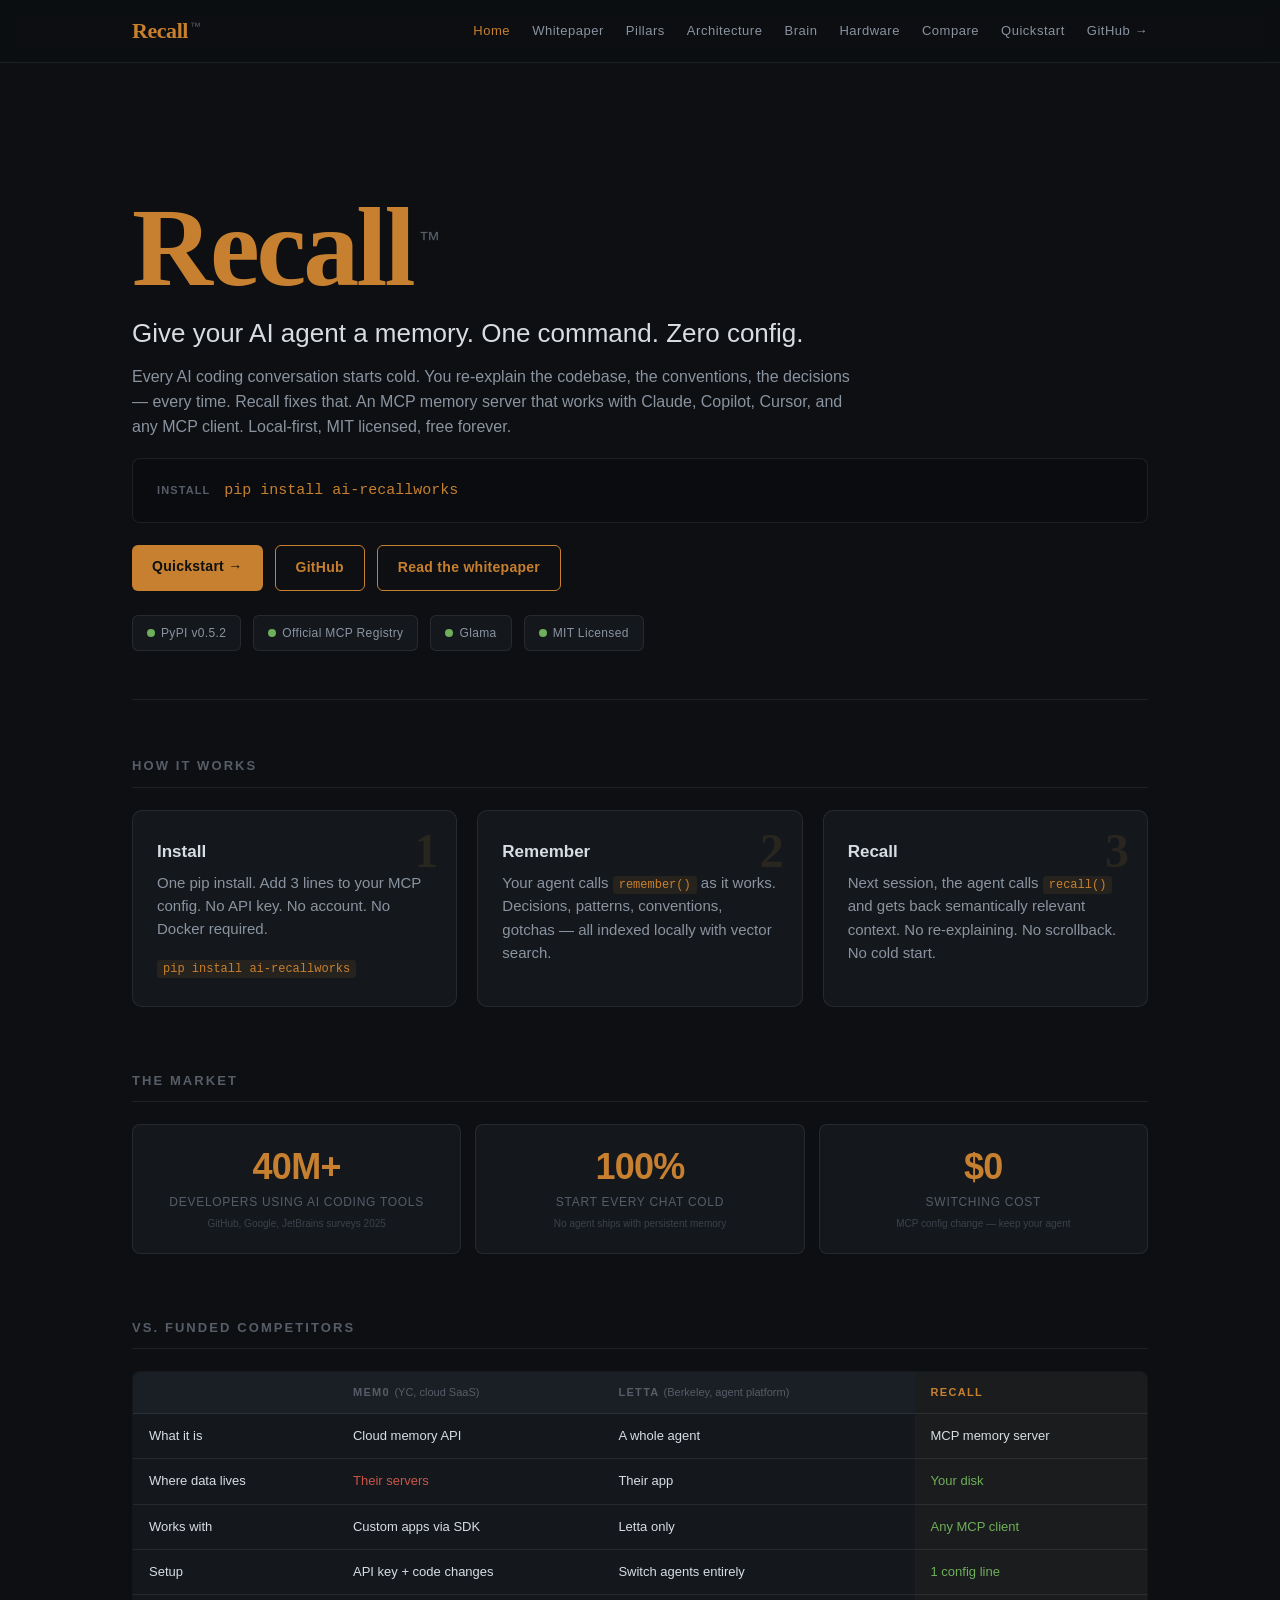
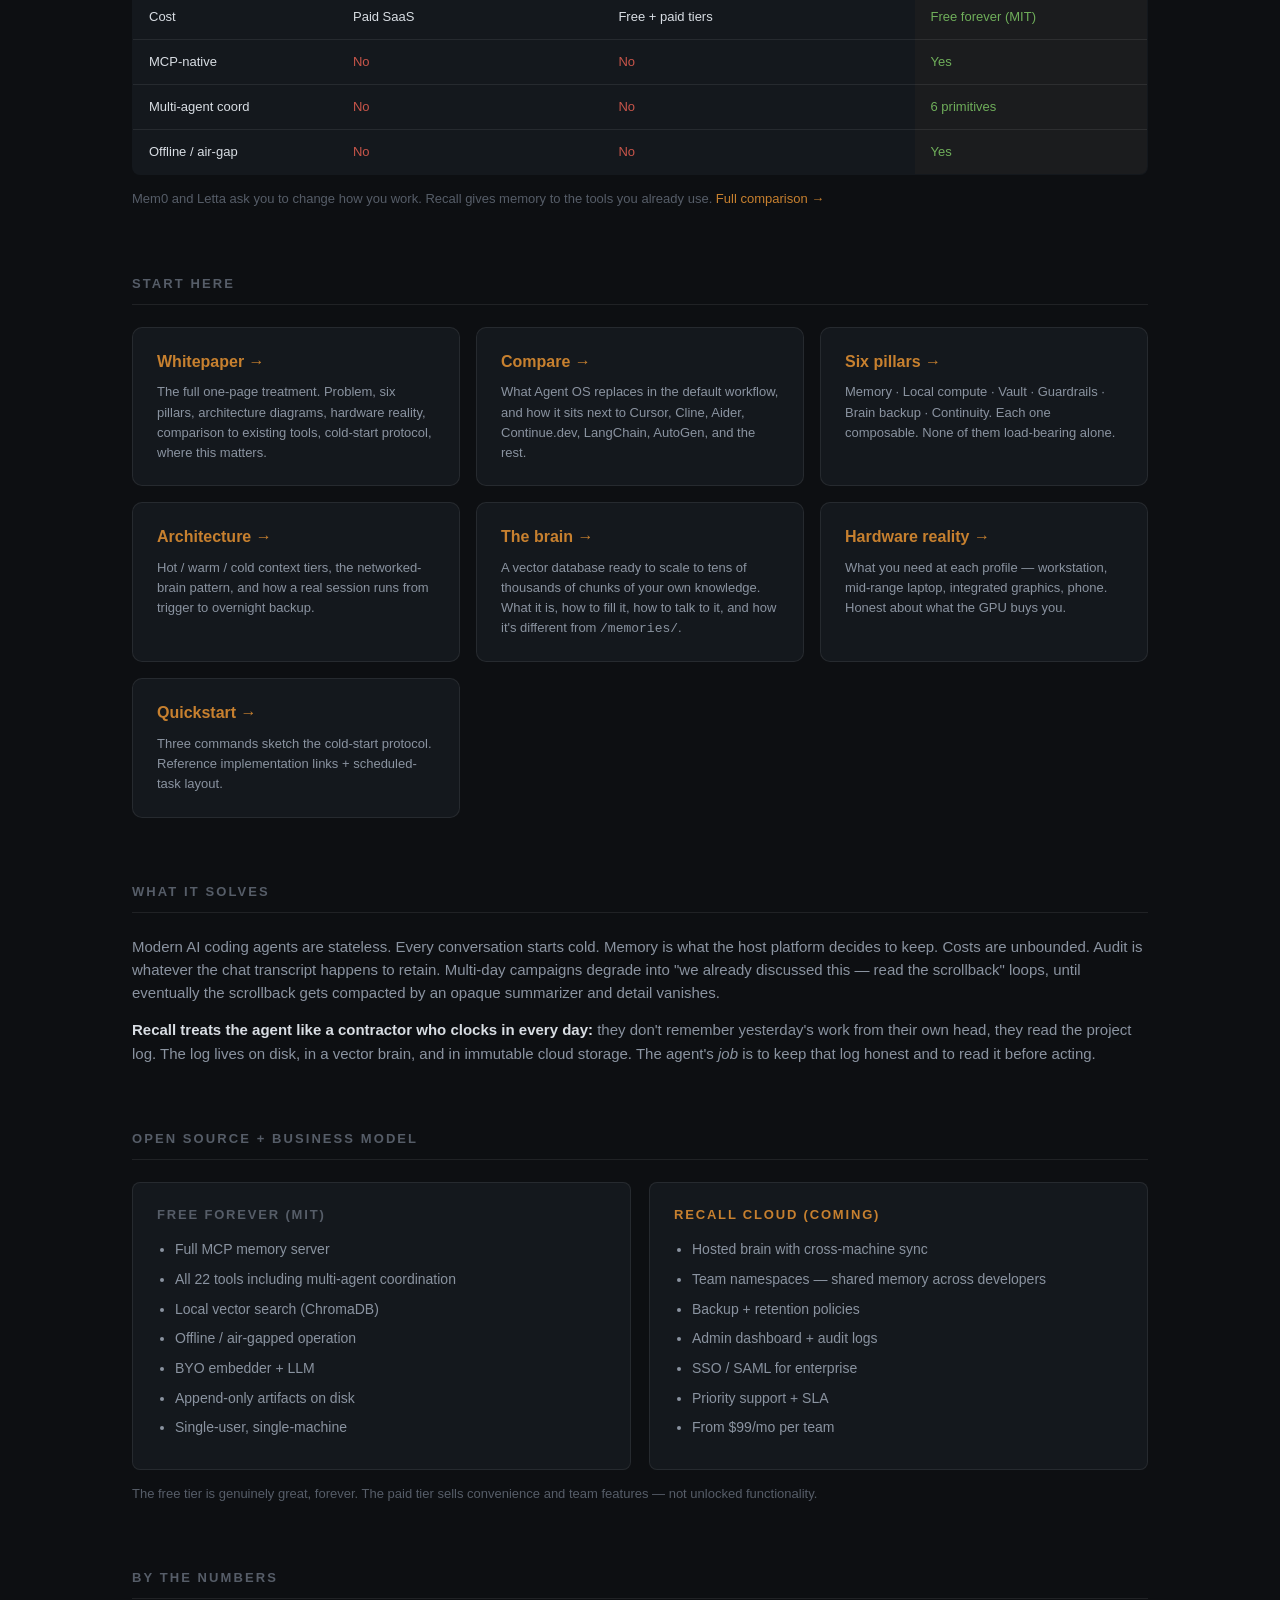
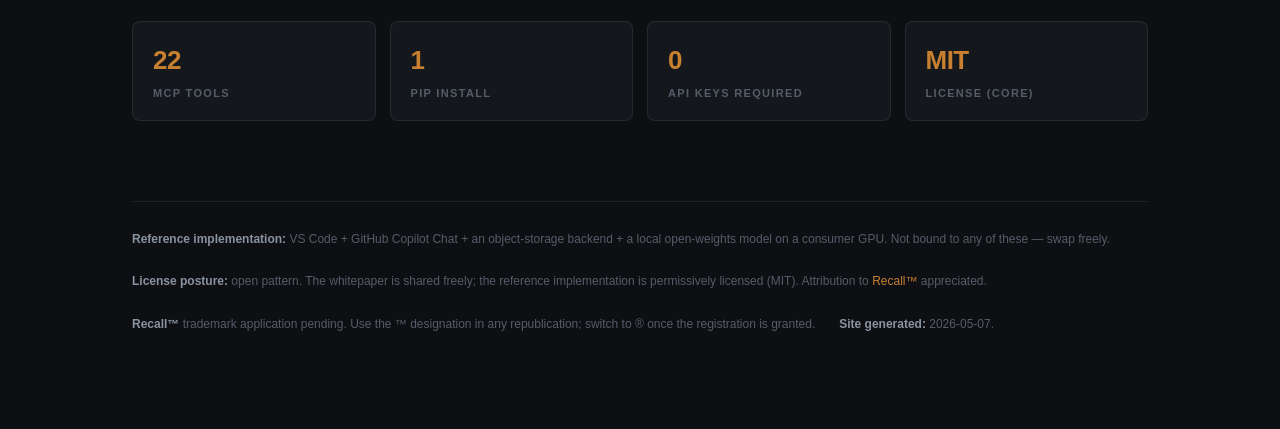
<file: index.html>
<!doctype html>
<!-- @recall.works/site | index.html | v1.5 | 2026-05-10 | VC-ready: how-it-works, social proof, market, competitive table, install box | prev: v1.4 -->
<html lang="en">
<head>
<link rel="icon" type="image/png" href="assets/recall-icon.png">
<meta charset="utf-8">
<meta name="viewport" content="width=device-width,initial-scale=1">
<title>Recall™ — durable memory for AI coding agents</title>
<link rel="stylesheet" href="assets/site.css">
<meta name="description" content="Durable memory for AI coding agents. An open Agent OS pattern: a brain that survives across sessions, plus tiered file-based memory. Works with GitHub Copilot, Claude, Cursor, Cline, Aider, Continue, LangChain.">
<link rel="canonical" href="https://recall.works/">
<meta property="og:type" content="website">
<meta property="og:site_name" content="recall.works">
<meta property="og:title" content="Recall™ — durable memory for AI coding agents">
<meta property="og:description" content="Durable memory for AI coding agents. An open Agent OS pattern: a brain that survives across sessions, plus tiered file-based memory. Works with GitHub Copilot, Claude, Cursor, Cline, Aider, Continue, LangChain.">
<meta property="og:url" content="https://recall.works/">
<meta property="og:image" content="https://recall.works/assets/og-card.png">
<meta property="og:image:width" content="1200">
<meta property="og:image:height" content="630">
<meta name="twitter:card" content="summary_large_image">
<meta name="twitter:site" content="@mtgtechusa">
<meta name="twitter:title" content="Recall™ — durable memory for AI coding agents">
<meta name="twitter:description" content="Durable memory for AI coding agents. An open Agent OS pattern: a brain that survives across sessions, plus tiered file-based memory. Works with GitHub Copilot, Claude, Cursor, Cline, Aider, Continue, LangChain.">
<meta name="twitter:image" content="https://recall.works/assets/og-card.png">
<script type="application/ld+json">
{
  "@context": "https://schema.org",
  "@type": "SoftwareSourceCode",
  "name": "recall.works Agent OS",
  "description": "Durable memory for AI coding agents. An open Agent OS pattern: brain + tiered file memory + cold-start protocol. Works with GitHub Copilot, Claude, Cursor, Cline, Aider, Continue, LangChain.",
  "url": "https://recall.works/",
  "codeRepository": "https://github.com/RecallWorks/Recall",
  "programmingLanguage": ["Python", "PowerShell", "HTML"],
  "license": "https://github.com/RecallWorks/Recall/blob/main/agent-os/LICENSE",
  "author": {
    "@type": "Person",
    "name": "Steve Paltridge",
    "url": "https://github.com/stevepaltridge"
  },
  "keywords": "AI agents, agent memory, MCP, Model Context Protocol, GitHub Copilot, Claude, vector database, durable memory, agent OS, LLM tooling"
}
</script>
</head>
<body>

<header class="topnav">
  <div class="topnav-inner">
    <a class="logo" href="index.html">Recall<sup>™</sup></a>
    <nav>
      <a href="index.html" class="active">Home</a>
      <a href="whitepaper.html">Whitepaper</a>
      <a href="pillars.html">Pillars</a>
      <a href="architecture.html">Architecture</a>
      <a href="brain.html">Brain</a>
      <a href="hardware.html">Hardware</a>
      <a href="comparison.html">Compare</a>
      <a href="quickstart.html">Quickstart</a>
      <a href="https://github.com/RecallWorks/Recall">GitHub &rarr;</a>
    </nav>
  </div>
</header>

<div class="wrap">

<section class="hero">
  <div class="brand-xl">Recall<sup>™</sup></div>
  <p class="tagline">Give your AI agent a memory. One command. Zero config.</p>
  <p class="sub">Every AI coding conversation starts cold. You re-explain the codebase, the conventions, the decisions — every time. Recall fixes that. An MCP memory server that works with Claude, Copilot, Cursor, and any MCP client. Local-first, MIT licensed, free forever.</p>
  <div class="install-box">
    <span class="label">Install</span>
    <code>pip install ai-recallworks</code>
  </div>
  <div class="cta-row">
    <a class="cta primary" href="quickstart.html">Quickstart &rarr;</a>
    <a class="cta ghost" href="https://github.com/RecallWorks/Recall">GitHub</a>
    <a class="cta ghost" href="whitepaper.html">Read the whitepaper</a>
  </div>
  <div class="badges">
    <a class="badge" href="https://pypi.org/project/ai-recallworks/"><span class="dot"></span> PyPI v0.5.2</a>
    <a class="badge" href="https://registry.modelcontextprotocol.io/"><span class="dot"></span> Official MCP Registry</a>
    <a class="badge" href="https://glama.ai/mcp/servers/RecallWorks/Recall"><span class="dot"></span> Glama</a>
    <a class="badge" href="https://github.com/RecallWorks/Recall"><span class="dot"></span> MIT Licensed</a>
  </div>
</section>

<section>
  <h2>How it works</h2>
  <div class="steps">
    <div class="step">
      <h3>Install</h3>
      <p>One pip install. Add 3 lines to your MCP config. No API key. No account. No Docker required.</p>
      <p style="margin:0"><code>pip install ai-recallworks</code></p>
    </div>
    <div class="step">
      <h3>Remember</h3>
      <p>Your agent calls <code>remember()</code> as it works. Decisions, patterns, conventions, gotchas — all indexed locally with vector search.</p>
    </div>
    <div class="step">
      <h3>Recall</h3>
      <p>Next session, the agent calls <code>recall()</code> and gets back semantically relevant context. No re-explaining. No scrollback. No cold start.</p>
    </div>
  </div>
</section>

<section>
  <h2>The market</h2>
  <div class="market-stats">
    <div class="market-stat">
      <div class="big">40M+</div>
      <div class="note">developers using AI coding tools</div>
      <div class="src">GitHub, Google, JetBrains surveys 2025</div>
    </div>
    <div class="market-stat">
      <div class="big">100%</div>
      <div class="note">start every chat cold</div>
      <div class="src">No agent ships with persistent memory</div>
    </div>
    <div class="market-stat">
      <div class="big">$0</div>
      <div class="note">switching cost</div>
      <div class="src">MCP config change — keep your agent</div>
    </div>
  </div>
</section>

<section>
  <h2>vs. funded competitors</h2>
  <table class="comp-table">
    <thead>
      <tr>
        <th></th>
        <th>Mem0 <span style="font-weight:400;text-transform:none;letter-spacing:0">(YC, cloud SaaS)</span></th>
        <th>Letta <span style="font-weight:400;text-transform:none;letter-spacing:0">(Berkeley, agent platform)</span></th>
        <th class="recall-col">Recall</th>
      </tr>
    </thead>
    <tbody>
      <tr><td>What it is</td><td>Cloud memory API</td><td>A whole agent</td><td class="recall-col">MCP memory server</td></tr>
      <tr><td>Where data lives</td><td class="no">Their servers</td><td>Their app</td><td class="recall-col yes">Your disk</td></tr>
      <tr><td>Works with</td><td>Custom apps via SDK</td><td>Letta only</td><td class="recall-col yes">Any MCP client</td></tr>
      <tr><td>Setup</td><td>API key + code changes</td><td>Switch agents entirely</td><td class="recall-col yes">1 config line</td></tr>
      <tr><td>Cost</td><td>Paid SaaS</td><td>Free + paid tiers</td><td class="recall-col yes">Free forever (MIT)</td></tr>
      <tr><td>MCP-native</td><td class="no">No</td><td class="no">No</td><td class="recall-col yes">Yes</td></tr>
      <tr><td>Multi-agent coord</td><td class="no">No</td><td class="no">No</td><td class="recall-col yes">6 primitives</td></tr>
      <tr><td>Offline / air-gap</td><td class="no">No</td><td class="no">No</td><td class="recall-col yes">Yes</td></tr>
    </tbody>
  </table>
  <p style="font-size:13px;color:var(--text-faint);margin-top:14px">Mem0 and Letta ask you to change how you work. Recall gives memory to the tools you already use. <a href="comparison.html">Full comparison &rarr;</a></p>
</section>

<section>
  <h2>Start here</h2>
  <div class="cards">
    <a class="card" href="whitepaper.html">
      <h3>Whitepaper &rarr;</h3>
      <p>The full one-page treatment. Problem, six pillars, architecture diagrams, hardware reality, comparison to existing tools, cold-start protocol, where this matters.</p>
    </a>
    <a class="card" href="comparison.html">
      <h3>Compare &rarr;</h3>
      <p>What Agent OS replaces in the default workflow, and how it sits next to Cursor, Cline, Aider, Continue.dev, LangChain, AutoGen, and the rest.</p>
    </a>
    <a class="card" href="pillars.html">
      <h3>Six pillars &rarr;</h3>
      <p>Memory · Local compute · Vault · Guardrails · Brain backup · Continuity. Each one composable. None of them load-bearing alone.</p>
    </a>
    <a class="card" href="architecture.html">
      <h3>Architecture &rarr;</h3>
      <p>Hot / warm / cold context tiers, the networked-brain pattern, and how a real session runs from trigger to overnight backup.</p>
    </a>
    <a class="card" href="brain.html">
      <h3>The brain &rarr;</h3>
      <p>A vector database ready to scale to tens of thousands of chunks of your own knowledge. What it is, how to fill it, how to talk to it, and how it's different from <code>/memories/</code>.</p>
    </a>
    <a class="card" href="hardware.html">
      <h3>Hardware reality &rarr;</h3>
      <p>What you need at each profile — workstation, mid-range laptop, integrated graphics, phone. Honest about what the GPU buys you.</p>
    </a>
    <a class="card" href="quickstart.html">
      <h3>Quickstart &rarr;</h3>
      <p>Three commands sketch the cold-start protocol. Reference implementation links + scheduled-task layout.</p>
    </a>
  </div>
</section>

<section>
  <h2>What it solves</h2>
  <p>Modern AI coding agents are stateless. Every conversation starts cold. Memory is what the host platform decides to keep. Costs are unbounded. Audit is whatever the chat transcript happens to retain. Multi-day campaigns degrade into "we already discussed this — read the scrollback" loops, until eventually the scrollback gets compacted by an opaque summarizer and detail vanishes.</p>
  <p><strong>Recall treats the agent like a contractor who clocks in every day:</strong> they don't remember yesterday's work from their own head, they read the project log. The log lives on disk, in a vector brain, and in immutable cloud storage. The agent's <em>job</em> is to keep that log honest and to read it before acting.</p>
</section>

<section>
  <h2>Open source + business model</h2>
  <div class="compare">
    <div class="col">
      <h4>Free forever (MIT)</h4>
      <ul>
        <li>Full MCP memory server</li>
        <li>All 22 tools including multi-agent coordination</li>
        <li>Local vector search (ChromaDB)</li>
        <li>Offline / air-gapped operation</li>
        <li>BYO embedder + LLM</li>
        <li>Append-only artifacts on disk</li>
        <li>Single-user, single-machine</li>
      </ul>
    </div>
    <div class="col after">
      <h4>Recall Cloud (coming)</h4>
      <ul>
        <li>Hosted brain with cross-machine sync</li>
        <li>Team namespaces — shared memory across developers</li>
        <li>Backup + retention policies</li>
        <li>Admin dashboard + audit logs</li>
        <li>SSO / SAML for enterprise</li>
        <li>Priority support + SLA</li>
        <li>From $99/mo per team</li>
      </ul>
    </div>
  </div>
  <p style="font-size:13px;color:var(--text-faint);margin-top:14px">The free tier is genuinely great, forever. The paid tier sells convenience and team features — not unlocked functionality.</p>
</section>

<section>
  <h2>By the numbers</h2>
  <div class="stats">
    <div class="stat"><div class="num">22</div><div class="lbl">MCP tools</div></div>
    <div class="stat"><div class="num">1</div><div class="lbl">pip install</div></div>
    <div class="stat"><div class="num">0</div><div class="lbl">API keys required</div></div>
    <div class="stat"><div class="num">MIT</div><div class="lbl">License (core)</div></div>
  </div>
</section>

<footer class="site-footer">
  <div class="meta">
    <div><strong>Reference implementation:</strong> VS Code + GitHub Copilot Chat + an object-storage backend + a local open-weights model on a consumer GPU. Not bound to any of these — swap freely.</div>
    <div><strong>License posture:</strong> open pattern. The whitepaper is shared freely; the reference implementation is permissively licensed (MIT). Attribution to <span style="color:var(--accent)">Recall™</span> appreciated.</div>
    <div><strong>Recall™</strong> trademark application pending. Use the ™ designation in any republication; switch to ® once the registration is granted.</div>
    <div><strong>Site generated:</strong> 2026-05-07.</div>
  </div>
</footer>

</div>
</body>
</html>
</file>
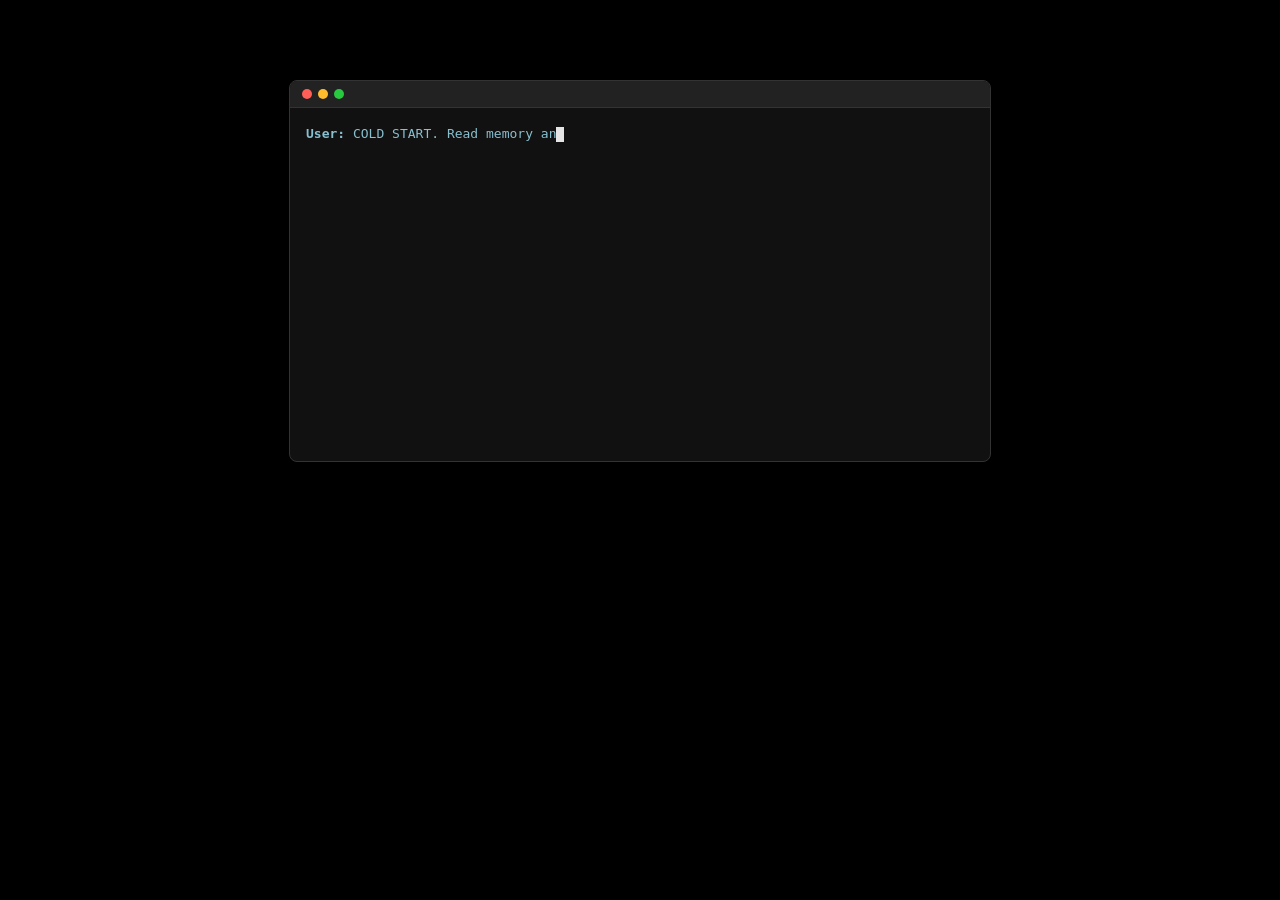
<file: _mockup.html>
<!DOCTYPE html>
<html lang="en">
<head>
<link rel="icon" type="image/png" href="assets/recall-icon.png">
<meta charset="utf-8">
<title>Recall OS Mockup - Animated</title>
<style>
  body {
    background: #000;
    padding: 40px;
    font-family: -apple-system, BlinkMacSystemFont, "Segoe UI", Roboto, Helvetica, Arial, sans-serif;
  }
  .mock-chat {
    background: #111;
    border-radius: 8px;
    border: 1px solid #333;
    font-family: ui-monospace, SFMono-Regular, Menlo, Monaco, Consolas, monospace;
    font-size: 13px;
    color: #e5e5e5;
    overflow: hidden;
    margin: 2rem auto;
    max-width: 700px;
    box-shadow: 0 10px 30px rgba(0,0,0,0.5);
    height: 380px; /* Fixed height so it doesn't jump around */
    display: flex;
    flex-direction: column;
  }
  .mock-header {
    background: #222;
    padding: 8px 12px;
    border-bottom: 1px solid #333;
    display: flex;
    gap: 6px;
    flex-shrink: 0;
  }
  .mock-dot { height: 10px; width: 10px; border-radius: 50%; background: #555; }
  .mock-dot.red { background: #ff5f56; }
  .mock-dot.yellow { background: #ffbd2e; }
  .mock-dot.green { background: #27c93f; }
  .mock-body { 
    padding: 16px; 
    line-height: 1.6; 
    flex-grow: 1;
    overflow-y: auto;
  }
  
  .line { opacity: 0; display: none; }
  .line.visible { opacity: 1; display: block; animation: fadeIn 0.2s ease-in; }
  
  @keyframes fadeIn {
    from { opacity: 0; transform: translateY(5px); }
    to { opacity: 1; transform: translateY(0); }
  }

  .mc-user { color: #88c0d0; margin-bottom: 12px; }
  .mc-tool { color: #8fbcbb; margin-left: 12px; margin-bottom: 4px; opacity: 0.8; font-size: 12px; }
  .mc-tool::before { content: "⚙ "; }
  .mc-agent { 
    color: #a3be8c; 
    margin-left: 12px; 
    margin-bottom: 12px; 
    border-left: 2px solid #a3be8c; 
    padding-left: 8px; 
    margin-top: 12px; 
  }
  .mc-accent { color: #d08770; font-weight: bold; }
  .cursor {
    display: inline-block;
    width: 8px;
    height: 15px;
    background: #e5e5e5;
    vertical-align: middle;
    animation: blink 1s step-end infinite;
  }
  @keyframes blink { 50% { opacity: 0; } }
</style>
</head>
<body>

<div class="mock-chat">
  <div class="mock-header">
    <div class="mock-dot red"></div>
    <div class="mock-dot yellow"></div>
    <div class="mock-dot green"></div>
  </div>
  <div class="mock-body" id="chat-container">
    <!-- JS will inject lines here -->
  </div>
</div>

<script>
  const script = [
    { class: 'mc-user', content: '<strong>User:</strong> <span class="text"></span>', text: 'COLD START. Read memory and orient.', typeSpeed: 40, postDelay: 600 },
    { class: 'mc-tool', content: 'read_file(/memories/00-routing.md)', postDelay: 800 },
    { class: 'mc-tool', content: 'run_in_terminal(pwsh tools/qwen-coldstart.ps1)', postDelay: 1800 },
    { class: 'mc-tool', content: 'run_in_terminal(pwsh tools/latest-revival.ps1 -N 1)', postDelay: 2000 },
    { class: 'mc-agent', content: '<strong>Agent:</strong> <span class="text"></span>', 
      text: 'I\'m oriented. According to the latest revival journal <span class="mc-accent">S-20260508-auth-pipeline</span>, yesterday we shipped the token refresh flow but intentionally deferred the SQLite migration script.<br><br>Awaiting direction. Should we start the migration script today?', 
      typeSpeed: 10, postDelay: 1500 },
    { class: 'mc-user', content: '<strong>User:</strong> <span class="text"></span>', text: 'Yes, pick up exactly where we left off.', typeSpeed: 40, postDelay: 4000 }
  ];

  const container = document.getElementById('chat-container');

  async function typeText(element, text, speed) {
    element.innerHTML += '<span class="cursor"></span>';
    const cursor = element.querySelector('.cursor');
    const textSpan = element.querySelector('.text') || element;
    
    if (text.includes('<span')) {
        textSpan.innerHTML = text;
        await new Promise(r => setTimeout(r, 600));
    } else {
        for (let i = 0; i < text.length; i++) {
          textSpan.innerHTML += text.charAt(i);
          await new Promise(r => setTimeout(r, speed));
        }
    }
    if (cursor) cursor.remove();
  }

  async function playSequence() {
    container.innerHTML = '';
    for (const step of script) {
      const div = document.createElement('div');
      div.className = `line visible ${step.class}`;
      
      if (step.text) {
        div.innerHTML = step.content;
        container.appendChild(div);
        await typeText(div, step.text, step.typeSpeed);
      } else {
        div.innerHTML = step.content;
        container.appendChild(div);
      }
      
      container.scrollTop = container.scrollHeight;
      
      await new Promise(r => setTimeout(r, step.postDelay));
    }
    
    setTimeout(playSequence, 1000);
  }

  playSequence();
</script>

</body>
</html>
</file>
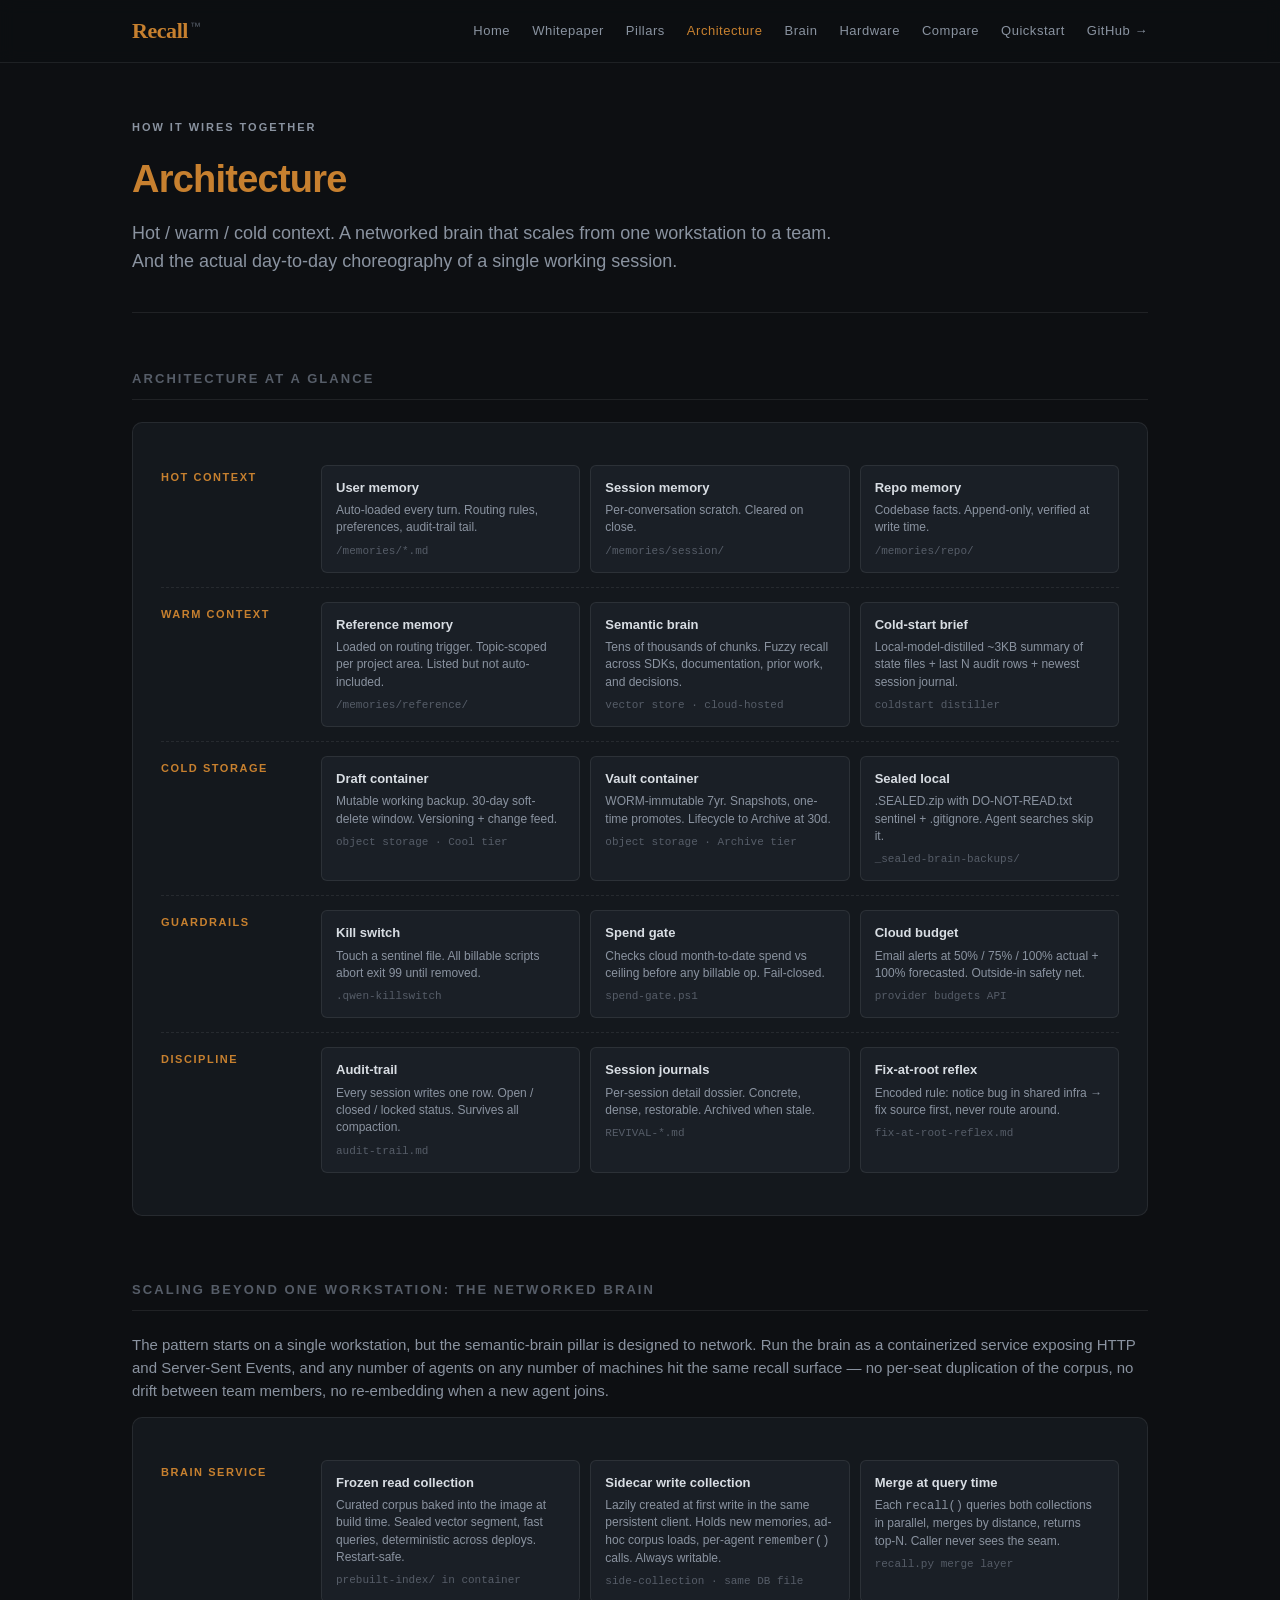
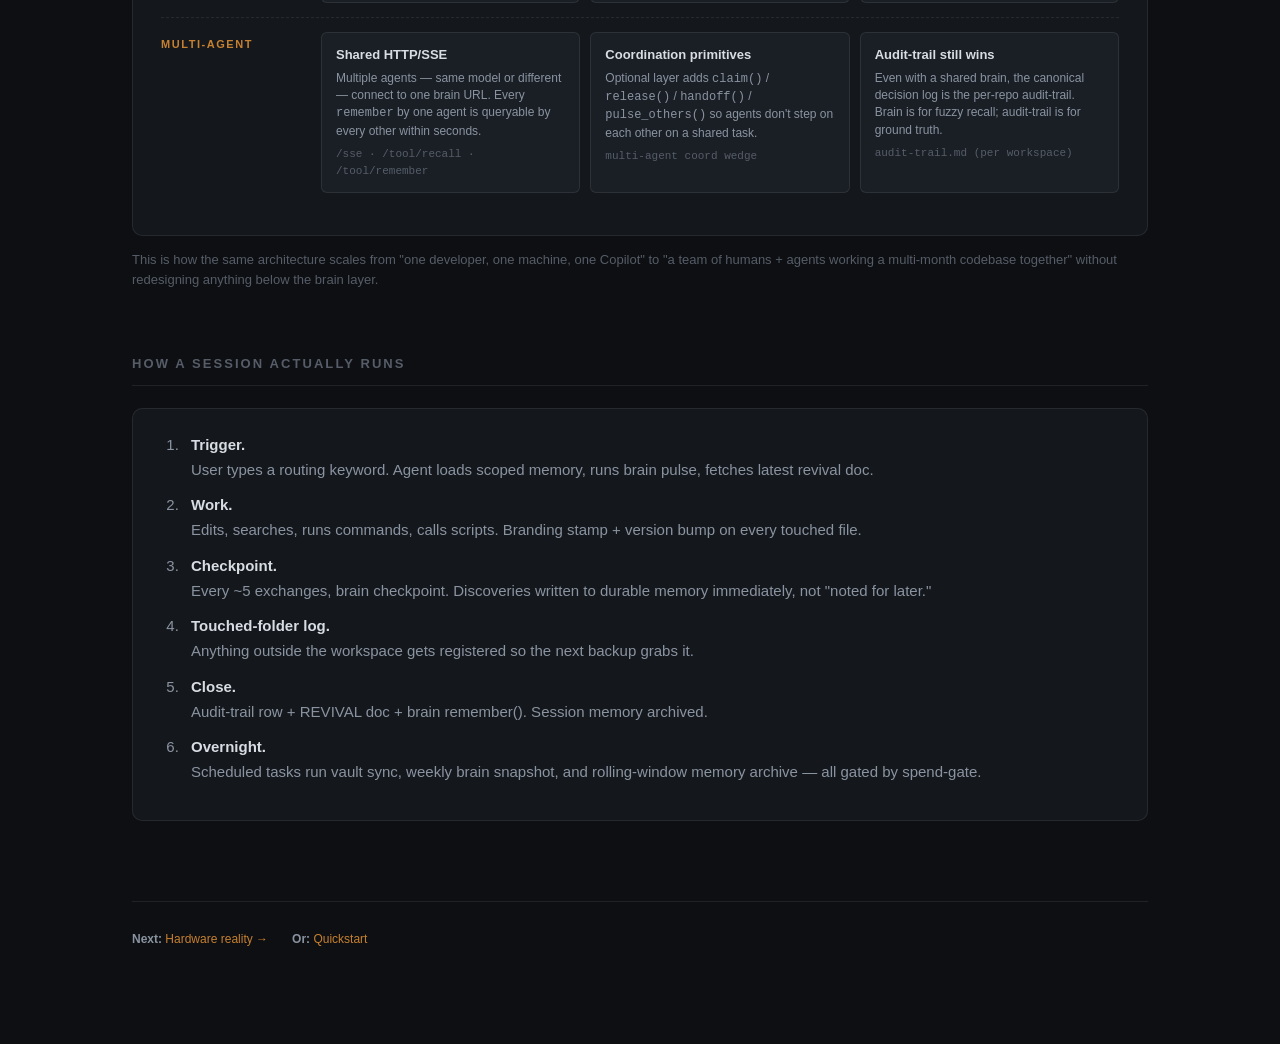
<file: architecture.html>
<!doctype html>
<!-- @recall.works/site | architecture.html | v1.2 | 2026-05-08 | repo URL fix (recall-works/agent-os -> stevepaltridge/recall.works) + custom domain CNAME | prev: v1.1 -->
<html lang="en">
<head>
<link rel="icon" type="image/png" href="assets/recall-icon.png">
<meta charset="utf-8">
<meta name="viewport" content="width=device-width,initial-scale=1">
<title>Architecture · Recall™ Agent OS</title>
<link rel="stylesheet" href="assets/site.css">
<meta name="description" content="How the Recall Agent OS works end-to-end: tiered file memory, MCP brain server, cold-start protocol, and the networked-agents pattern that scales it.">
<link rel="canonical" href="https://recall.works/architecture.html">
<meta property="og:type" content="website">
<meta property="og:site_name" content="recall.works">
<meta property="og:title" content="Architecture · Recall™ Agent OS">
<meta property="og:description" content="How the Recall Agent OS works end-to-end: tiered file memory, MCP brain server, cold-start protocol, and the networked-agents pattern that scales it.">
<meta property="og:url" content="https://recall.works/architecture.html">
<meta property="og:image" content="https://recall.works/assets/og-card.png">
<meta property="og:image:width" content="1200">
<meta property="og:image:height" content="630">
<meta name="twitter:card" content="summary_large_image">
<meta name="twitter:site" content="@mtgtechusa">
<meta name="twitter:title" content="Architecture · Recall™ Agent OS">
<meta name="twitter:description" content="How the Recall Agent OS works end-to-end: tiered file memory, MCP brain server, cold-start protocol, and the networked-agents pattern that scales it.">
<meta name="twitter:image" content="https://recall.works/assets/og-card.png">
</head>
<body>

<header class="topnav">
  <div class="topnav-inner">
    <a class="logo" href="index.html">Recall<sup>™</sup></a>
    <nav>
      <a href="index.html">Home</a>
      <a href="whitepaper.html">Whitepaper</a>
      <a href="pillars.html">Pillars</a>
      <a href="architecture.html" class="active">Architecture</a>
      <a href="brain.html">Brain</a>
      <a href="hardware.html">Hardware</a>
      <a href="comparison.html">Compare</a>
      <a href="quickstart.html">Quickstart</a>
      <a href="https://github.com/RecallWorks/Recall">GitHub &rarr;</a>
    </nav>
  </div>
</header>

<div class="wrap">

<header class="page-header">
  <div class="eyebrow">how it wires together</div>
  <h1><span class="accent">Architecture</span></h1>
  <p class="lede">Hot / warm / cold context. A networked brain that scales from one workstation to a team. And the actual day-to-day choreography of a single working session.</p>
</header>

<section>
  <h2>Architecture at a glance</h2>
  <div class="arch">

    <div class="arch-row">
      <div class="arch-label">Hot context</div>
      <div class="arch-cells">
        <div class="cell">
          <div class="name">User memory</div>
          <div class="what">Auto-loaded every turn. Routing rules, preferences, audit-trail tail.</div>
          <span class="where">/memories/*.md</span>
        </div>
        <div class="cell">
          <div class="name">Session memory</div>
          <div class="what">Per-conversation scratch. Cleared on close.</div>
          <span class="where">/memories/session/</span>
        </div>
        <div class="cell">
          <div class="name">Repo memory</div>
          <div class="what">Codebase facts. Append-only, verified at write time.</div>
          <span class="where">/memories/repo/</span>
        </div>
      </div>
    </div>

    <div class="arch-row">
      <div class="arch-label">Warm context</div>
      <div class="arch-cells">
        <div class="cell">
          <div class="name">Reference memory</div>
          <div class="what">Loaded on routing trigger. Topic-scoped per project area. Listed but not auto-included.</div>
          <span class="where">/memories/reference/</span>
        </div>
        <div class="cell">
          <div class="name">Semantic brain</div>
          <div class="what">Tens of thousands of chunks. Fuzzy recall across SDKs, documentation, prior work, and decisions.</div>
          <span class="where">vector store · cloud-hosted</span>
        </div>
        <div class="cell">
          <div class="name">Cold-start brief</div>
          <div class="what">Local-model-distilled ~3KB summary of state files + last N audit rows + newest session journal.</div>
          <span class="where">coldstart distiller</span>
        </div>
      </div>
    </div>

    <div class="arch-row">
      <div class="arch-label">Cold storage</div>
      <div class="arch-cells">
        <div class="cell">
          <div class="name">Draft container</div>
          <div class="what">Mutable working backup. 30-day soft-delete window. Versioning + change feed.</div>
          <span class="where">object storage · Cool tier</span>
        </div>
        <div class="cell">
          <div class="name">Vault container</div>
          <div class="what">WORM-immutable 7yr. Snapshots, one-time promotes. Lifecycle to Archive at 30d.</div>
          <span class="where">object storage · Archive tier</span>
        </div>
        <div class="cell">
          <div class="name">Sealed local</div>
          <div class="what">.SEALED.zip with DO-NOT-READ.txt sentinel + .gitignore. Agent searches skip it.</div>
          <span class="where">_sealed-brain-backups/</span>
        </div>
      </div>
    </div>

    <div class="arch-row">
      <div class="arch-label">Guardrails</div>
      <div class="arch-cells">
        <div class="cell">
          <div class="name">Kill switch</div>
          <div class="what">Touch a sentinel file. All billable scripts abort exit 99 until removed.</div>
          <span class="where">.qwen-killswitch</span>
        </div>
        <div class="cell">
          <div class="name">Spend gate</div>
          <div class="what">Checks cloud month-to-date spend vs ceiling before any billable op. Fail-closed.</div>
          <span class="where">spend-gate.ps1</span>
        </div>
        <div class="cell">
          <div class="name">Cloud budget</div>
          <div class="what">Email alerts at 50% / 75% / 100% actual + 100% forecasted. Outside-in safety net.</div>
          <span class="where">provider budgets API</span>
        </div>
      </div>
    </div>

    <div class="arch-row">
      <div class="arch-label">Discipline</div>
      <div class="arch-cells">
        <div class="cell">
          <div class="name">Audit-trail</div>
          <div class="what">Every session writes one row. Open / closed / locked status. Survives all compaction.</div>
          <span class="where">audit-trail.md</span>
        </div>
        <div class="cell">
          <div class="name">Session journals</div>
          <div class="what">Per-session detail dossier. Concrete, dense, restorable. Archived when stale.</div>
          <span class="where">REVIVAL-*.md</span>
        </div>
        <div class="cell">
          <div class="name">Fix-at-root reflex</div>
          <div class="what">Encoded rule: notice bug in shared infra → fix source first, never route around.</div>
          <span class="where">fix-at-root-reflex.md</span>
        </div>
      </div>
    </div>

  </div>
</section>

<section id="networked">
  <h2>Scaling beyond one workstation: the networked brain</h2>
  <p>The pattern starts on a single workstation, but the semantic-brain pillar is designed to network. Run the brain as a containerized service exposing HTTP and Server-Sent Events, and any number of agents on any number of machines hit the same recall surface — no per-seat duplication of the corpus, no drift between team members, no re-embedding when a new agent joins.</p>
  <div class="arch">
    <div class="arch-row">
      <div class="arch-label">Brain service</div>
      <div class="arch-cells">
        <div class="cell">
          <div class="name">Frozen read collection</div>
          <div class="what">Curated corpus baked into the image at build time. Sealed vector segment, fast queries, deterministic across deploys. Restart-safe.</div>
          <span class="where">prebuilt-index/ in container</span>
        </div>
        <div class="cell">
          <div class="name">Sidecar write collection</div>
          <div class="what">Lazily created at first write in the same persistent client. Holds new memories, ad-hoc corpus loads, per-agent <code>remember()</code> calls. Always writable.</div>
          <span class="where">side-collection · same DB file</span>
        </div>
        <div class="cell">
          <div class="name">Merge at query time</div>
          <div class="what">Each <code>recall()</code> queries both collections in parallel, merges by distance, returns top-N. Caller never sees the seam.</div>
          <span class="where">recall.py merge layer</span>
        </div>
      </div>
    </div>
    <div class="arch-row">
      <div class="arch-label">Multi-agent</div>
      <div class="arch-cells">
        <div class="cell">
          <div class="name">Shared HTTP/SSE</div>
          <div class="what">Multiple agents — same model or different — connect to one brain URL. Every <code>remember</code> by one agent is queryable by every other within seconds.</div>
          <span class="where">/sse · /tool/recall · /tool/remember</span>
        </div>
        <div class="cell">
          <div class="name">Coordination primitives</div>
          <div class="what">Optional layer adds <code>claim()</code> / <code>release()</code> / <code>handoff()</code> / <code>pulse_others()</code> so agents don't step on each other on a shared task.</div>
          <span class="where">multi-agent coord wedge</span>
        </div>
        <div class="cell">
          <div class="name">Audit-trail still wins</div>
          <div class="what">Even with a shared brain, the canonical decision log is the per-repo audit-trail. Brain is for fuzzy recall; audit-trail is for ground truth.</div>
          <span class="where">audit-trail.md (per workspace)</span>
        </div>
      </div>
    </div>
  </div>
  <p style="font-size:13px;color:var(--text-faint);margin-top:14px">This is how the same architecture scales from "one developer, one machine, one Copilot" to "a team of humans + agents working a multi-month codebase together" without redesigning anything below the brain layer.</p>
</section>

<section>
  <h2>How a session actually runs</h2>
  <div class="flow">
    <ol>
      <li><strong>Trigger.</strong> User types a routing keyword. Agent loads scoped memory, runs brain pulse, fetches latest revival doc.</li>
      <li><strong>Work.</strong> Edits, searches, runs commands, calls scripts. Branding stamp + version bump on every touched file.</li>
      <li><strong>Checkpoint.</strong> Every ~5 exchanges, brain checkpoint. Discoveries written to durable memory immediately, not "noted for later."</li>
      <li><strong>Touched-folder log.</strong> Anything outside the workspace gets registered so the next backup grabs it.</li>
      <li><strong>Close.</strong> Audit-trail row + REVIVAL doc + brain remember(). Session memory archived.</li>
      <li><strong>Overnight.</strong> Scheduled tasks run vault sync, weekly brain snapshot, and rolling-window memory archive — all gated by spend-gate.</li>
    </ol>
  </div>
</section>

<footer class="site-footer">
  <div class="meta">
    <div><strong>Next:</strong> <a href="hardware.html">Hardware reality &rarr;</a></div>
    <div><strong>Or:</strong> <a href="quickstart.html">Quickstart</a></div>
  </div>
</footer>

</div>
</body>
</html>
</file>
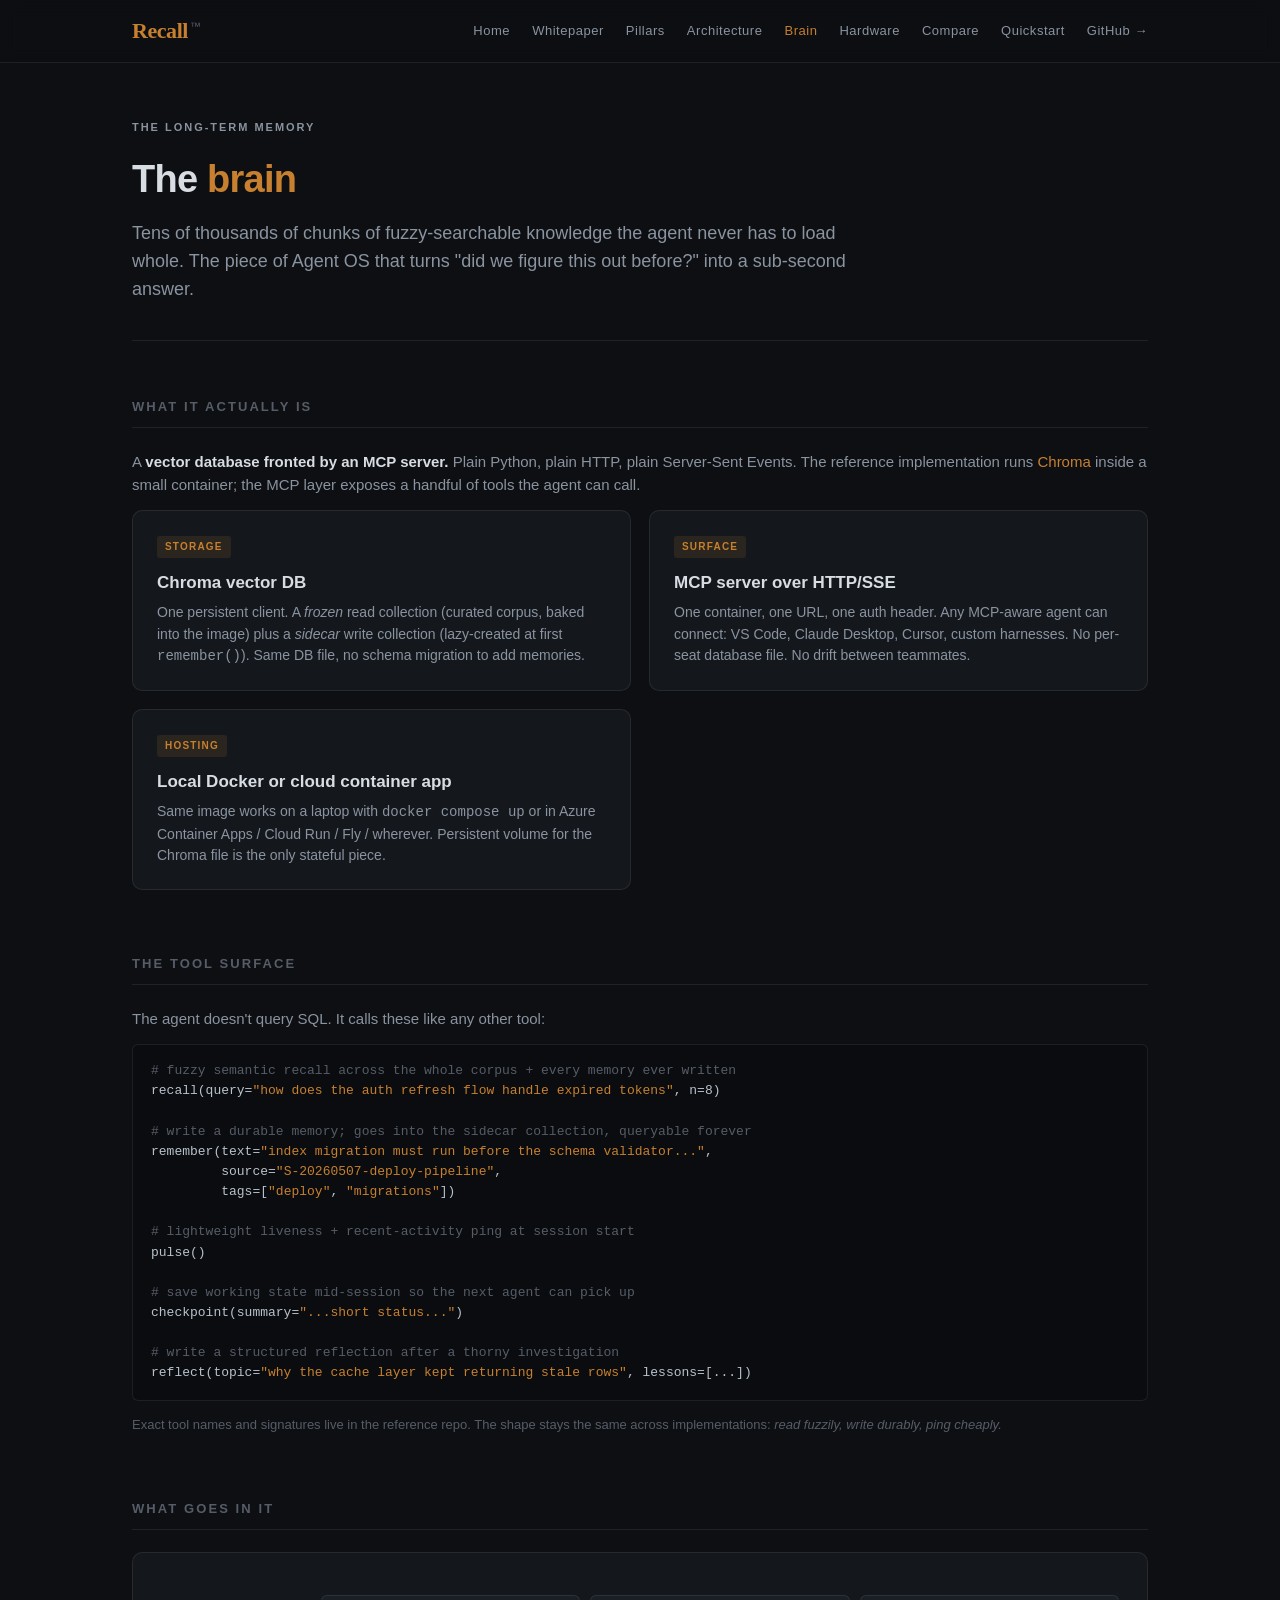
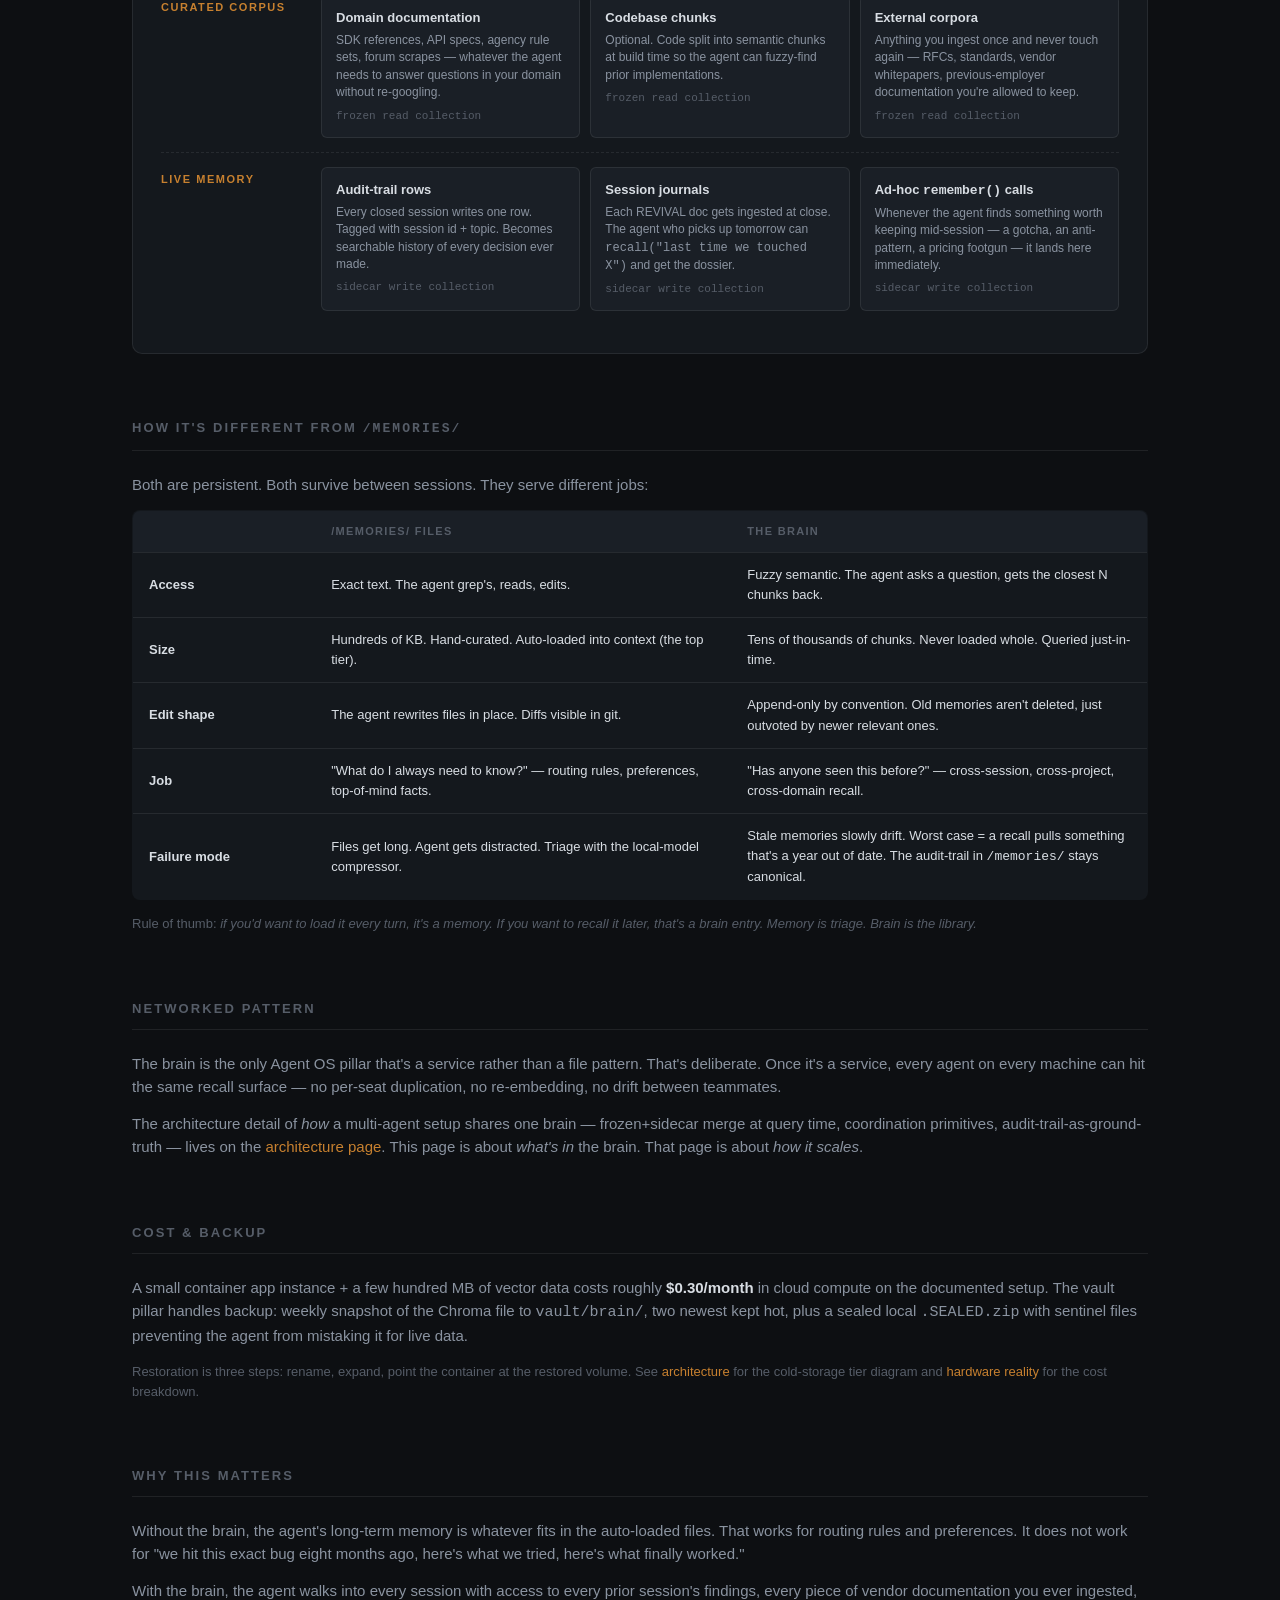
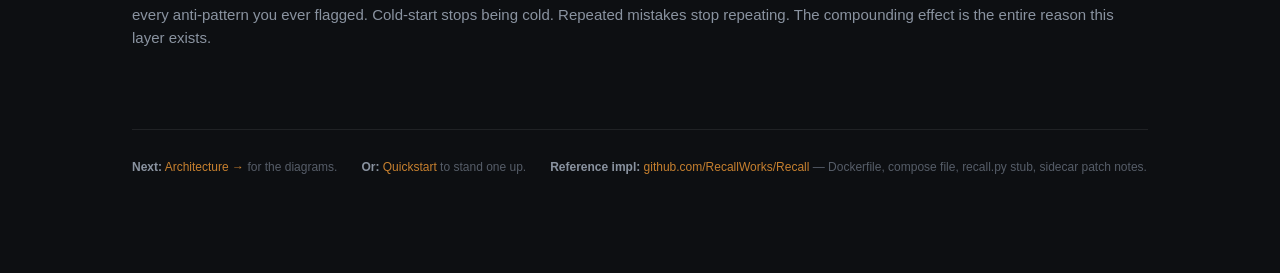
<file: brain.html>
<!doctype html>
<!-- @recall.works/site | brain.html | v1.4 | 2026-05-08 | repo URL fix (recall-works/agent-os -> stevepaltridge/recall.works) + custom domain CNAME | prev: v1.3 -->
<html lang="en">
<head>
<link rel="icon" type="image/png" href="assets/recall-icon.png">
<meta charset="utf-8">
<meta name="viewport" content="width=device-width,initial-scale=1">
<title>The brain · Recall™ Agent OS</title>
<link rel="stylesheet" href="assets/site.css">
<meta name="description" content="The brain is a vector database fronted by an MCP server. One container, one URL. Connect any MCP-aware agent — Copilot, Claude Desktop, Cursor — and recall survives sessions.">
<link rel="canonical" href="https://recall.works/brain.html">
<meta property="og:type" content="website">
<meta property="og:site_name" content="recall.works">
<meta property="og:title" content="The brain · Recall™ Agent OS">
<meta property="og:description" content="The brain is a vector database fronted by an MCP server. One container, one URL. Connect any MCP-aware agent — Copilot, Claude Desktop, Cursor — and recall survives sessions.">
<meta property="og:url" content="https://recall.works/brain.html">
<meta property="og:image" content="https://recall.works/assets/og-card.png">
<meta property="og:image:width" content="1200">
<meta property="og:image:height" content="630">
<meta name="twitter:card" content="summary_large_image">
<meta name="twitter:site" content="@mtgtechusa">
<meta name="twitter:title" content="The brain · Recall™ Agent OS">
<meta name="twitter:description" content="The brain is a vector database fronted by an MCP server. One container, one URL. Connect any MCP-aware agent — Copilot, Claude Desktop, Cursor — and recall survives sessions.">
<meta name="twitter:image" content="https://recall.works/assets/og-card.png">
</head>
<body>

<header class="topnav">
  <div class="topnav-inner">
    <a class="logo" href="index.html">Recall<sup>™</sup></a>
    <nav>
      <a href="index.html">Home</a>
      <a href="whitepaper.html">Whitepaper</a>
      <a href="pillars.html">Pillars</a>
      <a href="architecture.html">Architecture</a>
      <a href="brain.html" class="active">Brain</a>
      <a href="hardware.html">Hardware</a>
      <a href="comparison.html">Compare</a>
      <a href="quickstart.html">Quickstart</a>
      <a href="https://github.com/RecallWorks/Recall">GitHub &rarr;</a>
    </nav>
  </div>
</header>

<div class="wrap">

<header class="page-header">
  <div class="eyebrow">the long-term memory</div>
  <h1>The <span class="accent">brain</span></h1>
  <p class="lede">Tens of thousands of chunks of fuzzy-searchable knowledge the agent never has to load whole. The piece of Agent OS that turns "did we figure this out before?" into a sub-second answer.</p>
</header>

<section>
  <h2>What it actually is</h2>
  <p>A <strong>vector database fronted by an MCP server.</strong> Plain Python, plain HTTP, plain Server-Sent Events. The reference implementation runs <a href="https://www.trychroma.com/">Chroma</a> inside a small container; the MCP layer exposes a handful of tools the agent can call.</p>
  <div class="pillars">
    <div class="pillar">
      <span class="tag">Storage</span>
      <h3>Chroma vector DB</h3>
      <p>One persistent client. A <em>frozen</em> read collection (curated corpus, baked into the image) plus a <em>sidecar</em> write collection (lazy-created at first <code>remember()</code>). Same DB file, no schema migration to add memories.</p>
    </div>
    <div class="pillar">
      <span class="tag">Surface</span>
      <h3>MCP server over HTTP/SSE</h3>
      <p>One container, one URL, one auth header. Any MCP-aware agent can connect: VS Code, Claude Desktop, Cursor, custom harnesses. No per-seat database file. No drift between teammates.</p>
    </div>
    <div class="pillar">
      <span class="tag">Hosting</span>
      <h3>Local Docker or cloud container app</h3>
      <p>Same image works on a laptop with <code>docker compose up</code> or in Azure Container Apps / Cloud Run / Fly / wherever. Persistent volume for the Chroma file is the only stateful piece.</p>
    </div>
  </div>
</section>

<section>
  <h2>The tool surface</h2>
  <p>The agent doesn't query SQL. It calls these like any other tool:</p>
  <pre class="code"><span class="c"># fuzzy semantic recall across the whole corpus + every memory ever written</span>
recall(query=<span class="k">"how does the auth refresh flow handle expired tokens"</span>, n=8)

<span class="c"># write a durable memory; goes into the sidecar collection, queryable forever</span>
remember(text=<span class="k">"index migration must run before the schema validator..."</span>,
         source=<span class="k">"S-20260507-deploy-pipeline"</span>,
         tags=[<span class="k">"deploy"</span>, <span class="k">"migrations"</span>])

<span class="c"># lightweight liveness + recent-activity ping at session start</span>
pulse()

<span class="c"># save working state mid-session so the next agent can pick up</span>
checkpoint(summary=<span class="k">"...short status..."</span>)

<span class="c"># write a structured reflection after a thorny investigation</span>
reflect(topic=<span class="k">"why the cache layer kept returning stale rows"</span>, lessons=[...])</pre>
  <p style="font-size:13px;color:var(--text-faint);margin-top:8px">Exact tool names and signatures live in the reference repo. The shape stays the same across implementations: <em>read fuzzily, write durably, ping cheaply.</em></p>
</section>

<section>
  <h2>What goes in it</h2>
  <div class="arch">
    <div class="arch-row">
      <div class="arch-label">Curated corpus</div>
      <div class="arch-cells">
        <div class="cell">
          <div class="name">Domain documentation</div>
          <div class="what">SDK references, API specs, agency rule sets, forum scrapes — whatever the agent needs to answer questions in your domain without re-googling.</div>
          <span class="where">frozen read collection</span>
        </div>
        <div class="cell">
          <div class="name">Codebase chunks</div>
          <div class="what">Optional. Code split into semantic chunks at build time so the agent can fuzzy-find prior implementations.</div>
          <span class="where">frozen read collection</span>
        </div>
        <div class="cell">
          <div class="name">External corpora</div>
          <div class="what">Anything you ingest once and never touch again — RFCs, standards, vendor whitepapers, previous-employer documentation you're allowed to keep.</div>
          <span class="where">frozen read collection</span>
        </div>
      </div>
    </div>
    <div class="arch-row">
      <div class="arch-label">Live memory</div>
      <div class="arch-cells">
        <div class="cell">
          <div class="name">Audit-trail rows</div>
          <div class="what">Every closed session writes one row. Tagged with session id + topic. Becomes searchable history of every decision ever made.</div>
          <span class="where">sidecar write collection</span>
        </div>
        <div class="cell">
          <div class="name">Session journals</div>
          <div class="what">Each REVIVAL doc gets ingested at close. The agent who picks up tomorrow can <code>recall("last time we touched X")</code> and get the dossier.</div>
          <span class="where">sidecar write collection</span>
        </div>
        <div class="cell">
          <div class="name">Ad-hoc <code>remember()</code> calls</div>
          <div class="what">Whenever the agent finds something worth keeping mid-session — a gotcha, an anti-pattern, a pricing footgun — it lands here immediately.</div>
          <span class="where">sidecar write collection</span>
        </div>
      </div>
    </div>
  </div>
</section>

<section>
  <h2>How it's different from <code>/memories/</code></h2>
  <p>Both are persistent. Both survive between sessions. They serve different jobs:</p>
  <table class="hw">
    <thead>
      <tr><th style="width:18%">&nbsp;</th><th style="width:41%">/memories/ files</th><th style="width:41%">The brain</th></tr>
    </thead>
    <tbody>
      <tr>
        <td class="profile">Access</td>
        <td>Exact text. The agent grep's, reads, edits.</td>
        <td>Fuzzy semantic. The agent asks a question, gets the closest N chunks back.</td>
      </tr>
      <tr>
        <td class="profile">Size</td>
        <td>Hundreds of KB. Hand-curated. Auto-loaded into context (the top tier).</td>
        <td>Tens of thousands of chunks. Never loaded whole. Queried just-in-time.</td>
      </tr>
      <tr>
        <td class="profile">Edit shape</td>
        <td>The agent rewrites files in place. Diffs visible in git.</td>
        <td>Append-only by convention. Old memories aren't deleted, just outvoted by newer relevant ones.</td>
      </tr>
      <tr>
        <td class="profile">Job</td>
        <td>"What do I always need to know?" — routing rules, preferences, top-of-mind facts.</td>
        <td>"Has anyone seen this before?" — cross-session, cross-project, cross-domain recall.</td>
      </tr>
      <tr>
        <td class="profile">Failure mode</td>
        <td>Files get long. Agent gets distracted. Triage with the local-model compressor.</td>
        <td>Stale memories slowly drift. Worst case = a recall pulls something that's a year out of date. The audit-trail in <code>/memories/</code> stays canonical.</td>
      </tr>
    </tbody>
  </table>
  <p style="font-size:13px;color:var(--text-faint);margin-top:14px">Rule of thumb: <em>if you'd want to load it every turn, it's a memory. If you want to recall it later, that's a brain entry. Memory is triage. Brain is the library.</em></p>
</section>

<section>
  <h2>Networked pattern</h2>
  <p>The brain is the only Agent OS pillar that's a service rather than a file pattern. That's deliberate. Once it's a service, every agent on every machine can hit the same recall surface — no per-seat duplication, no re-embedding, no drift between teammates.</p>
  <p>The architecture detail of <em>how</em> a multi-agent setup shares one brain — frozen+sidecar merge at query time, coordination primitives, audit-trail-as-ground-truth — lives on the <a href="architecture.html#networked">architecture page</a>. This page is about <em>what's in</em> the brain. That page is about <em>how it scales</em>.</p>
</section>

<section>
  <h2>Cost &amp; backup</h2>
  <p>A small container app instance + a few hundred MB of vector data costs roughly <strong>$0.30/month</strong> in cloud compute on the documented setup. The vault pillar handles backup: weekly snapshot of the Chroma file to <code>vault/brain/</code>, two newest kept hot, plus a sealed local <code>.SEALED.zip</code> with sentinel files preventing the agent from mistaking it for live data.</p>
  <p style="font-size:13px;color:var(--text-faint);margin-top:8px">Restoration is three steps: rename, expand, point the container at the restored volume. See <a href="architecture.html">architecture</a> for the cold-storage tier diagram and <a href="hardware.html">hardware reality</a> for the cost breakdown.</p>
</section>

<section>
  <h2>Why this matters</h2>
  <p>Without the brain, the agent's long-term memory is whatever fits in the auto-loaded files. That works for routing rules and preferences. It does not work for "we hit this exact bug eight months ago, here's what we tried, here's what finally worked."</p>
  <p>With the brain, the agent walks into every session with access to every prior session's findings, every piece of vendor documentation you ever ingested, every anti-pattern you ever flagged. Cold-start stops being cold. Repeated mistakes stop repeating. The compounding effect is the entire reason this layer exists.</p>
</section>

<footer class="site-footer">
  <div class="meta">
    <div><strong>Next:</strong> <a href="architecture.html">Architecture &rarr;</a> for the diagrams.</div>
    <div><strong>Or:</strong> <a href="quickstart.html">Quickstart</a> to stand one up.</div>
    <div><strong>Reference impl:</strong> <a href="https://github.com/RecallWorks/Recall">github.com/RecallWorks/Recall</a> — Dockerfile, compose file, recall.py stub, sidecar patch notes.</div>
  </div>
</footer>

</div>
</body>
</html>
</file>
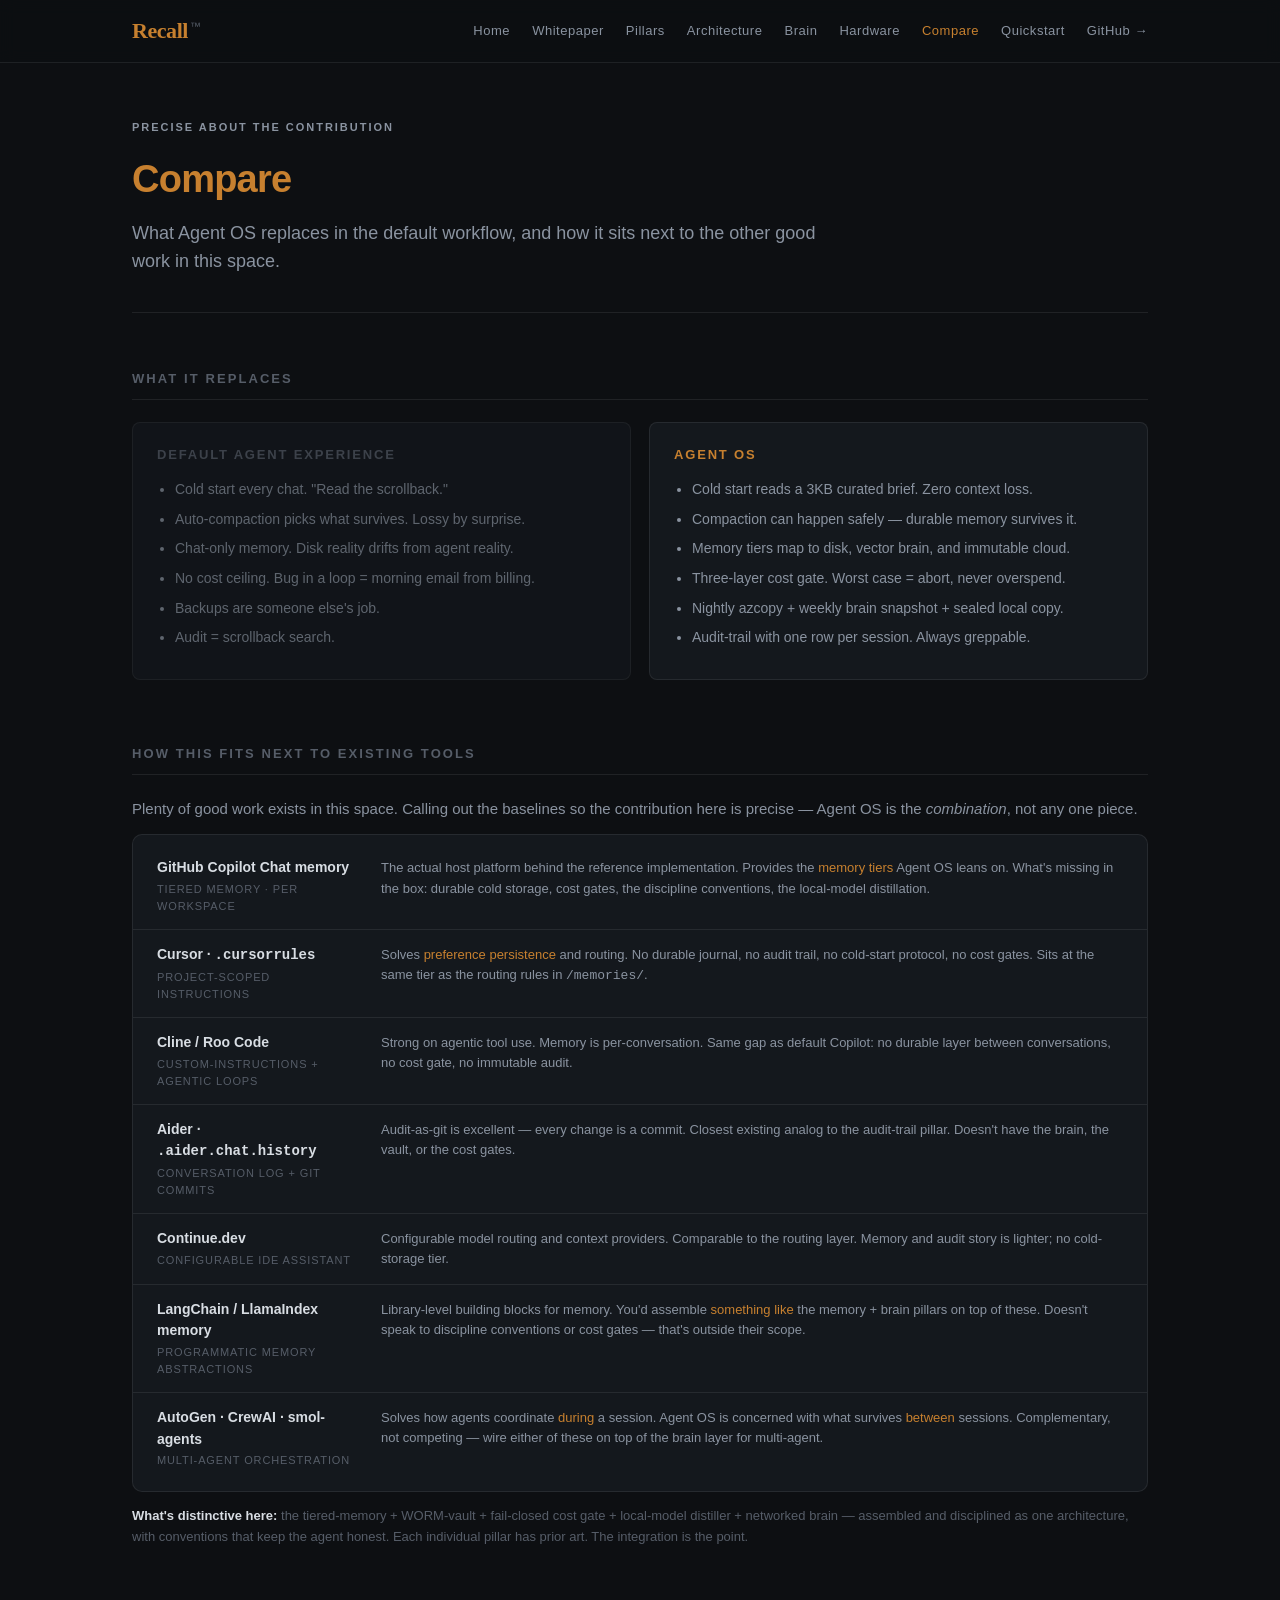
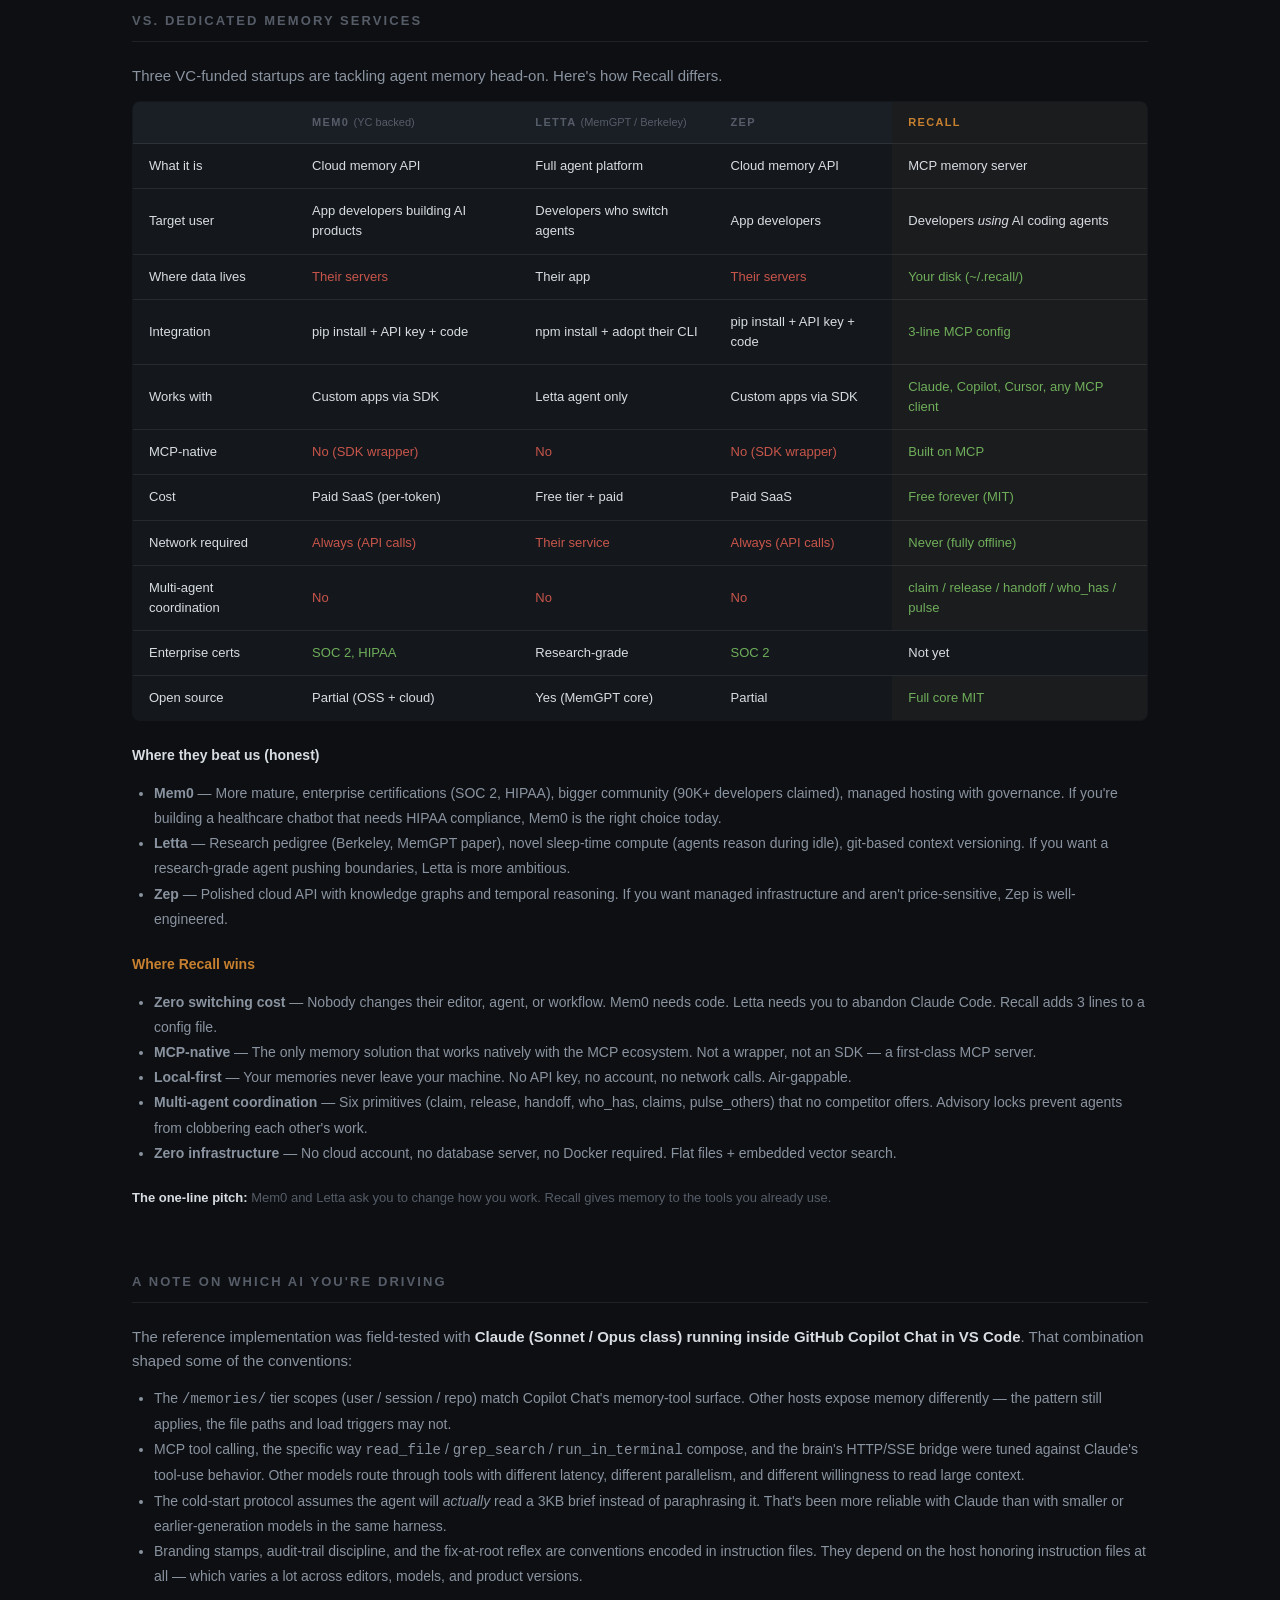
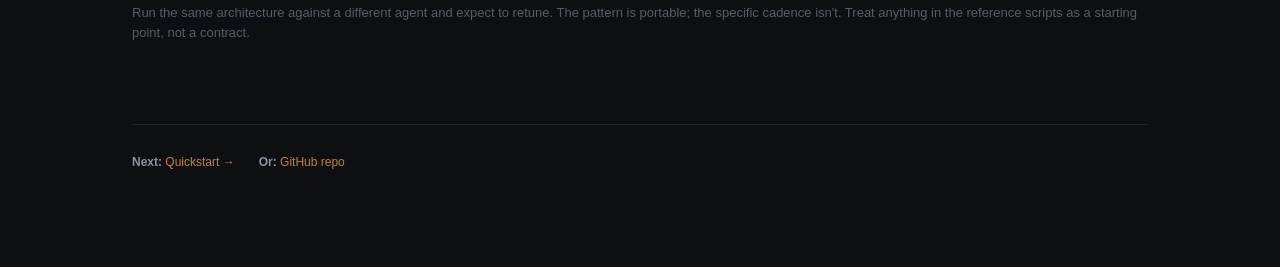
<file: comparison.html>
<!doctype html>
<!-- @recall.works/site | comparison.html | v1.4 | 2026-05-10 | added mem0/Letta/Zep dedicated-memory section + competitive table | prev: v1.3 -->
<html lang="en">
<head>
<link rel="icon" type="image/png" href="assets/recall-icon.png">
<meta charset="utf-8">
<meta name="viewport" content="width=device-width,initial-scale=1">
<title>Compare · Recall™ Agent OS</title>
<link rel="stylesheet" href="assets/site.css">
<meta name="description" content="How recall.works sits next to GitHub Copilot Chat memory, Cursor .cursorrules, Cline, Aider, Continue.dev, LangChain memory, AutoGen / CrewAI. Same gap, different angle.">
<link rel="canonical" href="https://recall.works/comparison.html">
<meta property="og:type" content="website">
<meta property="og:site_name" content="recall.works">
<meta property="og:title" content="Compare · Recall™ Agent OS">
<meta property="og:description" content="How recall.works sits next to GitHub Copilot Chat memory, Cursor .cursorrules, Cline, Aider, Continue.dev, LangChain memory, AutoGen / CrewAI. Same gap, different angle.">
<meta property="og:url" content="https://recall.works/comparison.html">
<meta property="og:image" content="https://recall.works/assets/og-card.png">
<meta property="og:image:width" content="1200">
<meta property="og:image:height" content="630">
<meta name="twitter:card" content="summary_large_image">
<meta name="twitter:site" content="@mtgtechusa">
<meta name="twitter:title" content="Compare · Recall™ Agent OS">
<meta name="twitter:description" content="How recall.works sits next to GitHub Copilot Chat memory, Cursor .cursorrules, Cline, Aider, Continue.dev, LangChain memory, AutoGen / CrewAI. Same gap, different angle.">
<meta name="twitter:image" content="https://recall.works/assets/og-card.png">
</head>
<body>

<header class="topnav">
  <div class="topnav-inner">
    <a class="logo" href="index.html">Recall<sup>™</sup></a>
    <nav>
      <a href="index.html">Home</a>
      <a href="whitepaper.html">Whitepaper</a>
      <a href="pillars.html">Pillars</a>
      <a href="architecture.html">Architecture</a>
      <a href="brain.html">Brain</a>
      <a href="hardware.html">Hardware</a>
      <a href="comparison.html" class="active">Compare</a>
      <a href="quickstart.html">Quickstart</a>
      <a href="https://github.com/RecallWorks/Recall">GitHub &rarr;</a>
    </nav>
  </div>
</header>

<div class="wrap">

<header class="page-header">
  <div class="eyebrow">precise about the contribution</div>
  <h1><span class="accent">Compare</span></h1>
  <p class="lede">What Agent OS replaces in the default workflow, and how it sits next to the other good work in this space.</p>
</header>

<section>
  <h2>What it replaces</h2>
  <div class="compare">
    <div class="col before">
      <h4>Default agent experience</h4>
      <ul>
        <li>Cold start every chat. "Read the scrollback."</li>
        <li>Auto-compaction picks what survives. Lossy by surprise.</li>
        <li>Chat-only memory. Disk reality drifts from agent reality.</li>
        <li>No cost ceiling. Bug in a loop = morning email from billing.</li>
        <li>Backups are someone else's job.</li>
        <li>Audit = scrollback search.</li>
      </ul>
    </div>
    <div class="col after">
      <h4>Agent OS</h4>
      <ul>
        <li>Cold start reads a 3KB curated brief. Zero context loss.</li>
        <li>Compaction can happen safely — durable memory survives it.</li>
        <li>Memory tiers map to disk, vector brain, and immutable cloud.</li>
        <li>Three-layer cost gate. Worst case = abort, never overspend.</li>
        <li>Nightly azcopy + weekly brain snapshot + sealed local copy.</li>
        <li>Audit-trail with one row per session. Always greppable.</li>
      </ul>
    </div>
  </div>
</section>

<section>
  <h2>How this fits next to existing tools</h2>
  <p>Plenty of good work exists in this space. Calling out the baselines so the contribution here is precise — Agent OS is the <em>combination</em>, not any one piece.</p>
  <div class="base">
    <div class="base-row">
      <div class="base-name">GitHub Copilot Chat memory<br><span class="scope">tiered memory · per workspace</span></div>
      <div class="base-note">The actual host platform behind the reference implementation. Provides the <em>memory tiers</em> Agent OS leans on. What's missing in the box: durable cold storage, cost gates, the discipline conventions, the local-model distillation.</div>
    </div>
    <div class="base-row">
      <div class="base-name">Cursor · <code>.cursorrules</code><br><span class="scope">project-scoped instructions</span></div>
      <div class="base-note">Solves <em>preference persistence</em> and routing. No durable journal, no audit trail, no cold-start protocol, no cost gates. Sits at the same tier as the routing rules in <code>/memories/</code>.</div>
    </div>
    <div class="base-row">
      <div class="base-name">Cline / Roo Code<br><span class="scope">custom-instructions + agentic loops</span></div>
      <div class="base-note">Strong on agentic tool use. Memory is per-conversation. Same gap as default Copilot: no durable layer between conversations, no cost gate, no immutable audit.</div>
    </div>
    <div class="base-row">
      <div class="base-name">Aider · <code>.aider.chat.history</code><br><span class="scope">conversation log + git commits</span></div>
      <div class="base-note">Audit-as-git is excellent — every change is a commit. Closest existing analog to the audit-trail pillar. Doesn't have the brain, the vault, or the cost gates.</div>
    </div>
    <div class="base-row">
      <div class="base-name">Continue.dev<br><span class="scope">configurable IDE assistant</span></div>
      <div class="base-note">Configurable model routing and context providers. Comparable to the routing layer. Memory and audit story is lighter; no cold-storage tier.</div>
    </div>
    <div class="base-row">
      <div class="base-name">LangChain / LlamaIndex memory<br><span class="scope">programmatic memory abstractions</span></div>
      <div class="base-note">Library-level building blocks for memory. You'd assemble <em>something like</em> the memory + brain pillars on top of these. Doesn't speak to discipline conventions or cost gates — that's outside their scope.</div>
    </div>
    <div class="base-row">
      <div class="base-name">AutoGen · CrewAI · smol-agents<br><span class="scope">multi-agent orchestration</span></div>
      <div class="base-note">Solves how agents coordinate <em>during</em> a session. Agent OS is concerned with what survives <em>between</em> sessions. Complementary, not competing — wire either of these on top of the brain layer for multi-agent.</div>
    </div>
  </div>
  <p style="font-size:13px;color:var(--text-faint);margin-top:14px"><strong>What's distinctive here:</strong> the tiered-memory + WORM-vault + fail-closed cost gate + local-model distiller + networked brain — assembled and disciplined as one architecture, with conventions that keep the agent honest. Each individual pillar has prior art. The integration is the point.</p>
</section>

<section>
  <h2>vs. dedicated memory services</h2>
  <p>Three VC-funded startups are tackling agent memory head-on. Here's how Recall differs.</p>

  <table class="comp-table">
    <thead>
      <tr>
        <th></th>
        <th>Mem0 <span style="font-weight:400;text-transform:none;letter-spacing:0">(YC backed)</span></th>
        <th>Letta <span style="font-weight:400;text-transform:none;letter-spacing:0">(MemGPT / Berkeley)</span></th>
        <th>Zep</th>
        <th class="recall-col">Recall</th>
      </tr>
    </thead>
    <tbody>
      <tr><td>What it is</td><td>Cloud memory API</td><td>Full agent platform</td><td>Cloud memory API</td><td class="recall-col">MCP memory server</td></tr>
      <tr><td>Target user</td><td>App developers building AI products</td><td>Developers who switch agents</td><td>App developers</td><td class="recall-col">Developers <em>using</em> AI coding agents</td></tr>
      <tr><td>Where data lives</td><td class="no">Their servers</td><td>Their app</td><td class="no">Their servers</td><td class="recall-col yes">Your disk (~/.recall/)</td></tr>
      <tr><td>Integration</td><td>pip install + API key + code</td><td>npm install + adopt their CLI</td><td>pip install + API key + code</td><td class="recall-col yes">3-line MCP config</td></tr>
      <tr><td>Works with</td><td>Custom apps via SDK</td><td>Letta agent only</td><td>Custom apps via SDK</td><td class="recall-col yes">Claude, Copilot, Cursor, any MCP client</td></tr>
      <tr><td>MCP-native</td><td class="no">No (SDK wrapper)</td><td class="no">No</td><td class="no">No (SDK wrapper)</td><td class="recall-col yes">Built on MCP</td></tr>
      <tr><td>Cost</td><td>Paid SaaS (per-token)</td><td>Free tier + paid</td><td>Paid SaaS</td><td class="recall-col yes">Free forever (MIT)</td></tr>
      <tr><td>Network required</td><td class="no">Always (API calls)</td><td class="no">Their service</td><td class="no">Always (API calls)</td><td class="recall-col yes">Never (fully offline)</td></tr>
      <tr><td>Multi-agent coordination</td><td class="no">No</td><td class="no">No</td><td class="no">No</td><td class="recall-col yes">claim / release / handoff / who_has / pulse</td></tr>
      <tr><td>Enterprise certs</td><td class="yes">SOC 2, HIPAA</td><td>Research-grade</td><td class="yes">SOC 2</td><td>Not yet</td></tr>
      <tr><td>Open source</td><td>Partial (OSS + cloud)</td><td>Yes (MemGPT core)</td><td>Partial</td><td class="recall-col yes">Full core MIT</td></tr>
    </tbody>
  </table>

  <div style="margin-top:24px">
    <h3 style="font-size:14px;color:var(--text)">Where they beat us (honest)</h3>
    <ul style="color:var(--text-dim);font-size:14px;line-height:1.8;padding-left:22px">
      <li><strong>Mem0</strong> — More mature, enterprise certifications (SOC 2, HIPAA), bigger community (90K+ developers claimed), managed hosting with governance. If you're building a healthcare chatbot that needs HIPAA compliance, Mem0 is the right choice today.</li>
      <li><strong>Letta</strong> — Research pedigree (Berkeley, MemGPT paper), novel sleep-time compute (agents reason during idle), git-based context versioning. If you want a research-grade agent pushing boundaries, Letta is more ambitious.</li>
      <li><strong>Zep</strong> — Polished cloud API with knowledge graphs and temporal reasoning. If you want managed infrastructure and aren't price-sensitive, Zep is well-engineered.</li>
    </ul>

    <h3 style="font-size:14px;color:var(--accent);margin-top:22px">Where Recall wins</h3>
    <ul style="color:var(--text-dim);font-size:14px;line-height:1.8;padding-left:22px">
      <li><strong>Zero switching cost</strong> — Nobody changes their editor, agent, or workflow. Mem0 needs code. Letta needs you to abandon Claude Code. Recall adds 3 lines to a config file.</li>
      <li><strong>MCP-native</strong> — The only memory solution that works natively with the MCP ecosystem. Not a wrapper, not an SDK — a first-class MCP server.</li>
      <li><strong>Local-first</strong> — Your memories never leave your machine. No API key, no account, no network calls. Air-gappable.</li>
      <li><strong>Multi-agent coordination</strong> — Six primitives (claim, release, handoff, who_has, claims, pulse_others) that no competitor offers. Advisory locks prevent agents from clobbering each other's work.</li>
      <li><strong>Zero infrastructure</strong> — No cloud account, no database server, no Docker required. Flat files + embedded vector search.</li>
    </ul>
  </div>

  <p style="font-size:13px;color:var(--text-faint);margin-top:22px"><strong>The one-line pitch:</strong> Mem0 and Letta ask you to change how you work. Recall gives memory to the tools you already use.</p>
</section>

<section>
  <h2>A note on which AI you're driving</h2>
  <p>The reference implementation was field-tested with <strong>Claude (Sonnet / Opus class) running inside GitHub Copilot Chat in VS Code</strong>. That combination shaped some of the conventions:</p>
  <ul style="color:var(--text-dim);font-size:14px;line-height:1.8;padding-left:22px">
    <li>The <code>/memories/</code> tier scopes (user / session / repo) match Copilot Chat's memory-tool surface. Other hosts expose memory differently — the pattern still applies, the file paths and load triggers may not.</li>
    <li>MCP tool calling, the specific way <code>read_file</code> / <code>grep_search</code> / <code>run_in_terminal</code> compose, and the brain's HTTP/SSE bridge were tuned against Claude's tool-use behavior. Other models route through tools with different latency, different parallelism, and different willingness to read large context.</li>
    <li>The cold-start protocol assumes the agent will <em>actually</em> read a 3KB brief instead of paraphrasing it. That's been more reliable with Claude than with smaller or earlier-generation models in the same harness.</li>
    <li>Branding stamps, audit-trail discipline, and the fix-at-root reflex are conventions encoded in instruction files. They depend on the host honoring instruction files at all — which varies a lot across editors, models, and product versions.</li>
  </ul>
  <p style="font-size:13px;color:var(--text-faint);margin-top:14px">Run the same architecture against a different agent and expect to retune. The pattern is portable; the specific cadence isn't. Treat anything in the reference scripts as a starting point, not a contract.</p>
</section>

<footer class="site-footer">
  <div class="meta">
    <div><strong>Next:</strong> <a href="quickstart.html">Quickstart &rarr;</a></div>
    <div><strong>Or:</strong> <a href="https://github.com/RecallWorks/Recall">GitHub repo</a></div>
  </div>
</footer>

</div>
</body>
</html>
</file>
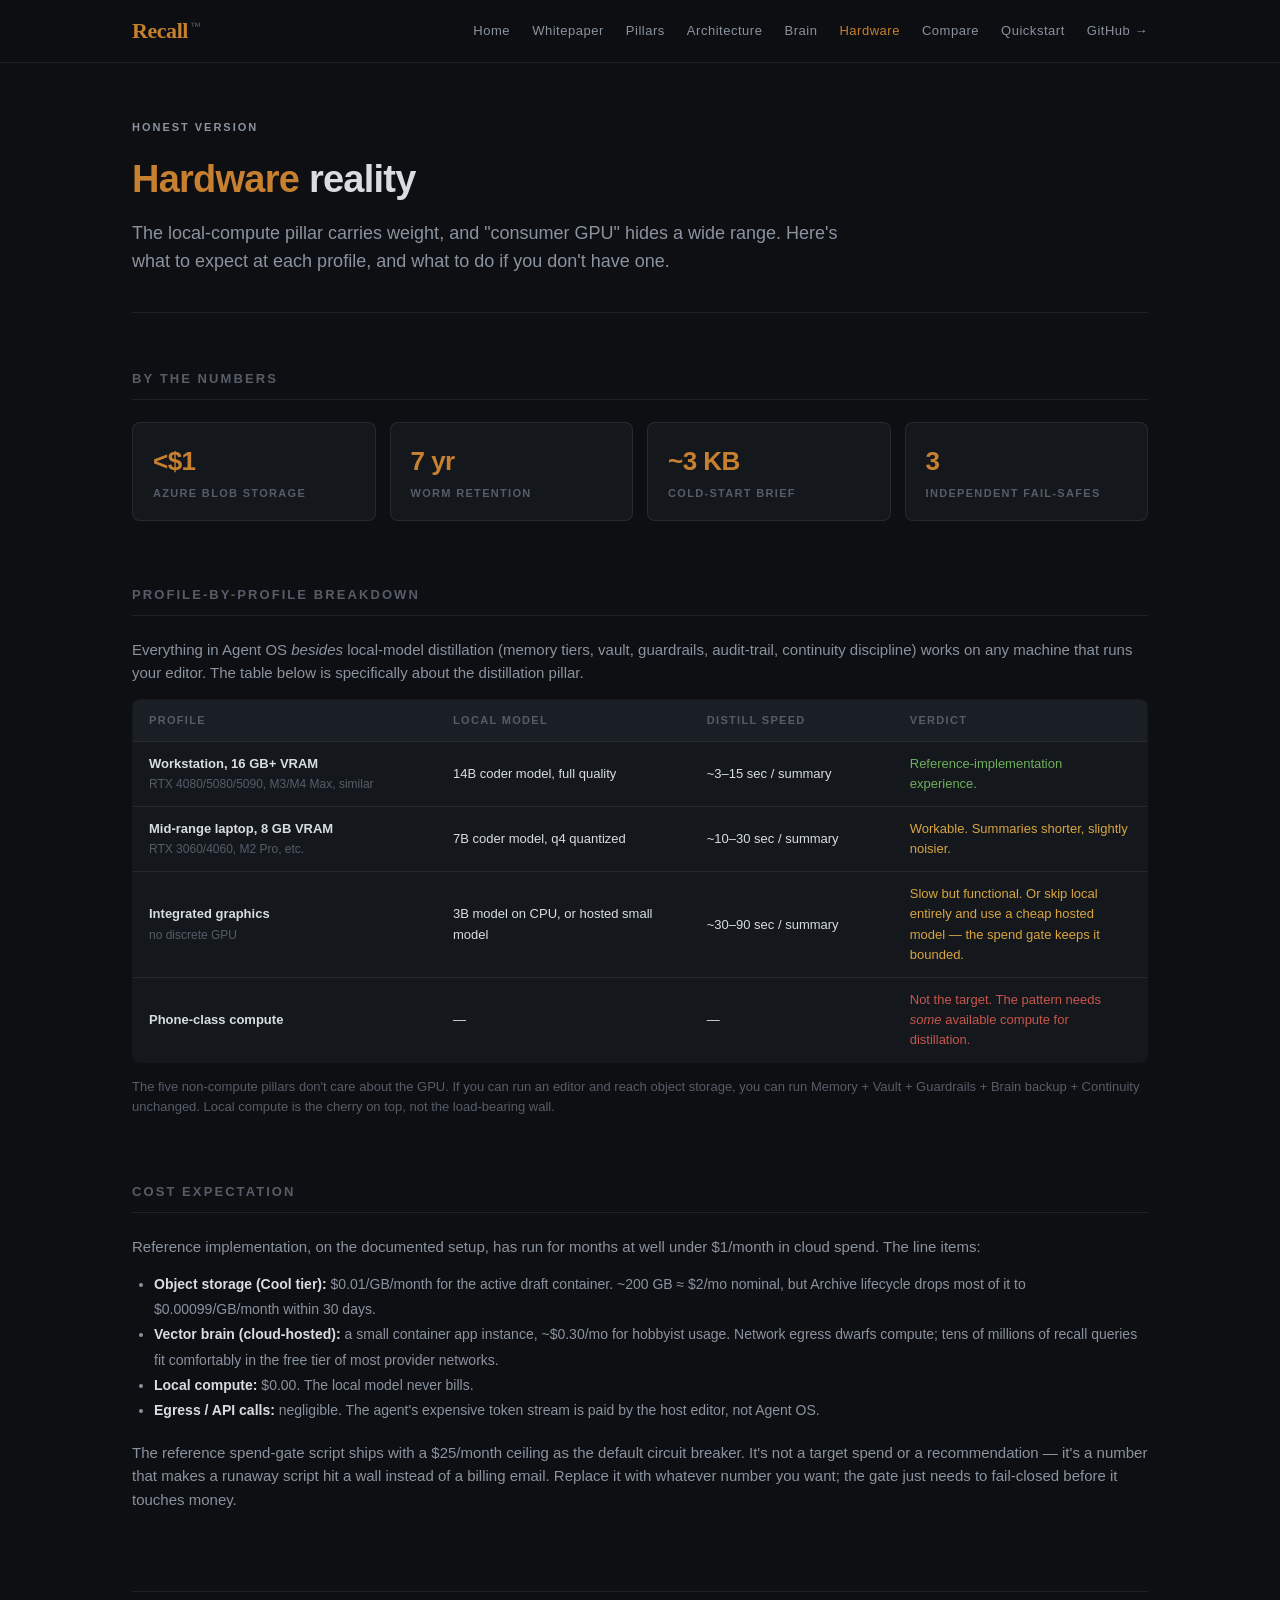
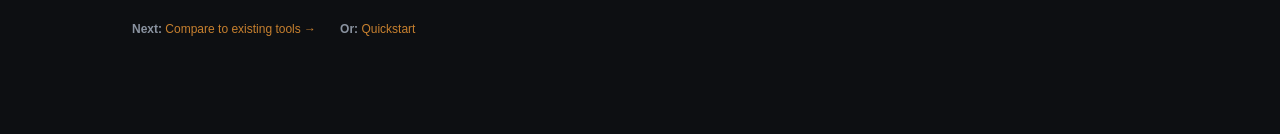
<file: hardware.html>
<!doctype html>
<!-- @recall.works/site | hardware.html | v1.3 | 2026-05-08 | repo URL fix (recall-works/agent-os -> stevepaltridge/recall.works) + custom domain CNAME | prev: v1.2 -->
<html lang="en">
<head>
<link rel="icon" type="image/png" href="assets/recall-icon.png">
<meta charset="utf-8">
<meta name="viewport" content="width=device-width,initial-scale=1">
<title>Hardware reality · Recall™ Agent OS</title>
<link rel="stylesheet" href="assets/site.css">
<meta name="description" content="What recall.works actually costs to run, and on what hardware. A consumer GPU and a few dollars a month of object storage. No API meters, no surprise bills.">
<link rel="canonical" href="https://recall.works/hardware.html">
<meta property="og:type" content="website">
<meta property="og:site_name" content="recall.works">
<meta property="og:title" content="Hardware reality · Recall™ Agent OS">
<meta property="og:description" content="What recall.works actually costs to run, and on what hardware. A consumer GPU and a few dollars a month of object storage. No API meters, no surprise bills.">
<meta property="og:url" content="https://recall.works/hardware.html">
<meta property="og:image" content="https://recall.works/assets/og-card.png">
<meta property="og:image:width" content="1200">
<meta property="og:image:height" content="630">
<meta name="twitter:card" content="summary_large_image">
<meta name="twitter:site" content="@mtgtechusa">
<meta name="twitter:title" content="Hardware reality · Recall™ Agent OS">
<meta name="twitter:description" content="What recall.works actually costs to run, and on what hardware. A consumer GPU and a few dollars a month of object storage. No API meters, no surprise bills.">
<meta name="twitter:image" content="https://recall.works/assets/og-card.png">
</head>
<body>

<header class="topnav">
  <div class="topnav-inner">
    <a class="logo" href="index.html">Recall<sup>™</sup></a>
    <nav>
      <a href="index.html">Home</a>
      <a href="whitepaper.html">Whitepaper</a>
      <a href="pillars.html">Pillars</a>
      <a href="architecture.html">Architecture</a>
      <a href="brain.html">Brain</a>
      <a href="hardware.html" class="active">Hardware</a>
      <a href="comparison.html">Compare</a>
      <a href="quickstart.html">Quickstart</a>
      <a href="https://github.com/RecallWorks/Recall">GitHub &rarr;</a>
    </nav>
  </div>
</header>

<div class="wrap">

<header class="page-header">
  <div class="eyebrow">honest version</div>
  <h1><span class="accent">Hardware</span> reality</h1>
  <p class="lede">The local-compute pillar carries weight, and "consumer GPU" hides a wide range. Here's what to expect at each profile, and what to do if you don't have one.</p>
</header>

<section>
  <h2>By the numbers</h2>
  <div class="stats">
    <div class="stat"><div class="num">&lt;$1</div><div class="lbl">Azure Blob storage</div></div>
    <div class="stat"><div class="num">7 yr</div><div class="lbl">WORM retention</div></div>
    <div class="stat"><div class="num">~3 KB</div><div class="lbl">Cold-start brief</div></div>
    <div class="stat"><div class="num">3</div><div class="lbl">Independent fail-safes</div></div>
  </div>
</section>

<section>
  <h2>Profile-by-profile breakdown</h2>
  <p>Everything in Agent OS <em>besides</em> local-model distillation (memory tiers, vault, guardrails, audit-trail, continuity discipline) works on any machine that runs your editor. The table below is specifically about the distillation pillar.</p>
  <table class="hw">
    <thead>
      <tr><th style="width:30%">Profile</th><th style="width:25%">Local model</th><th style="width:20%">Distill speed</th><th style="width:25%">Verdict</th></tr>
    </thead>
    <tbody>
      <tr>
        <td class="profile">Workstation, 16 GB+ VRAM<br><span style="font-weight:400;color:var(--text-faint);font-size:12px">RTX 4080/5080/5090, M3/M4 Max, similar</span></td>
        <td>14B coder model, full quality</td>
        <td>~3–15 sec / summary</td>
        <td class="verdict good">Reference-implementation experience.</td>
      </tr>
      <tr>
        <td class="profile">Mid-range laptop, 8 GB VRAM<br><span style="font-weight:400;color:var(--text-faint);font-size:12px">RTX 3060/4060, M2 Pro, etc.</span></td>
        <td>7B coder model, q4 quantized</td>
        <td>~10–30 sec / summary</td>
        <td class="verdict warn">Workable. Summaries shorter, slightly noisier.</td>
      </tr>
      <tr>
        <td class="profile">Integrated graphics<br><span style="font-weight:400;color:var(--text-faint);font-size:12px">no discrete GPU</span></td>
        <td>3B model on CPU, or hosted small model</td>
        <td>~30–90 sec / summary</td>
        <td class="verdict warn">Slow but functional. Or skip local entirely and use a cheap hosted model — the spend gate keeps it bounded.</td>
      </tr>
      <tr>
        <td class="profile">Phone-class compute</td>
        <td>—</td>
        <td>—</td>
        <td class="verdict bad">Not the target. The pattern needs <em>some</em> available compute for distillation.</td>
      </tr>
    </tbody>
  </table>
  <p style="font-size:13px;color:var(--text-faint);margin-top:14px">The five non-compute pillars don't care about the GPU. If you can run an editor and reach object storage, you can run Memory + Vault + Guardrails + Brain backup + Continuity unchanged. Local compute is the cherry on top, not the load-bearing wall.</p>
</section>

<section>
  <h2>Cost expectation</h2>
  <p>Reference implementation, on the documented setup, has run for months at well under $1/month in cloud spend. The line items:</p>
  <ul style="color:var(--text-dim);font-size:14px;line-height:1.8;padding-left:22px">
    <li><strong style="color:var(--text)">Object storage (Cool tier):</strong> $0.01/GB/month for the active draft container. ~200 GB ≈ $2/mo nominal, but Archive lifecycle drops most of it to $0.00099/GB/month within 30 days.</li>
    <li><strong style="color:var(--text)">Vector brain (cloud-hosted):</strong> a small container app instance, ~$0.30/mo for hobbyist usage. Network egress dwarfs compute; tens of millions of recall queries fit comfortably in the free tier of most provider networks.</li>
    <li><strong style="color:var(--text)">Local compute:</strong> $0.00. The local model never bills.</li>
    <li><strong style="color:var(--text)">Egress / API calls:</strong> negligible. The agent's expensive token stream is paid by the host editor, not Agent OS.</li>
  </ul>
  <p style="margin-top:18px">The reference spend-gate script ships with a $25/month ceiling as the default circuit breaker. It's not a target spend or a recommendation — it's a number that makes a runaway script hit a wall instead of a billing email. Replace it with whatever number you want; the gate just needs to fail-closed before it touches money.</p>
</section>

<footer class="site-footer">
  <div class="meta">
    <div><strong>Next:</strong> <a href="comparison.html">Compare to existing tools &rarr;</a></div>
    <div><strong>Or:</strong> <a href="quickstart.html">Quickstart</a></div>
  </div>
</footer>

</div>
</body>
</html>
</file>
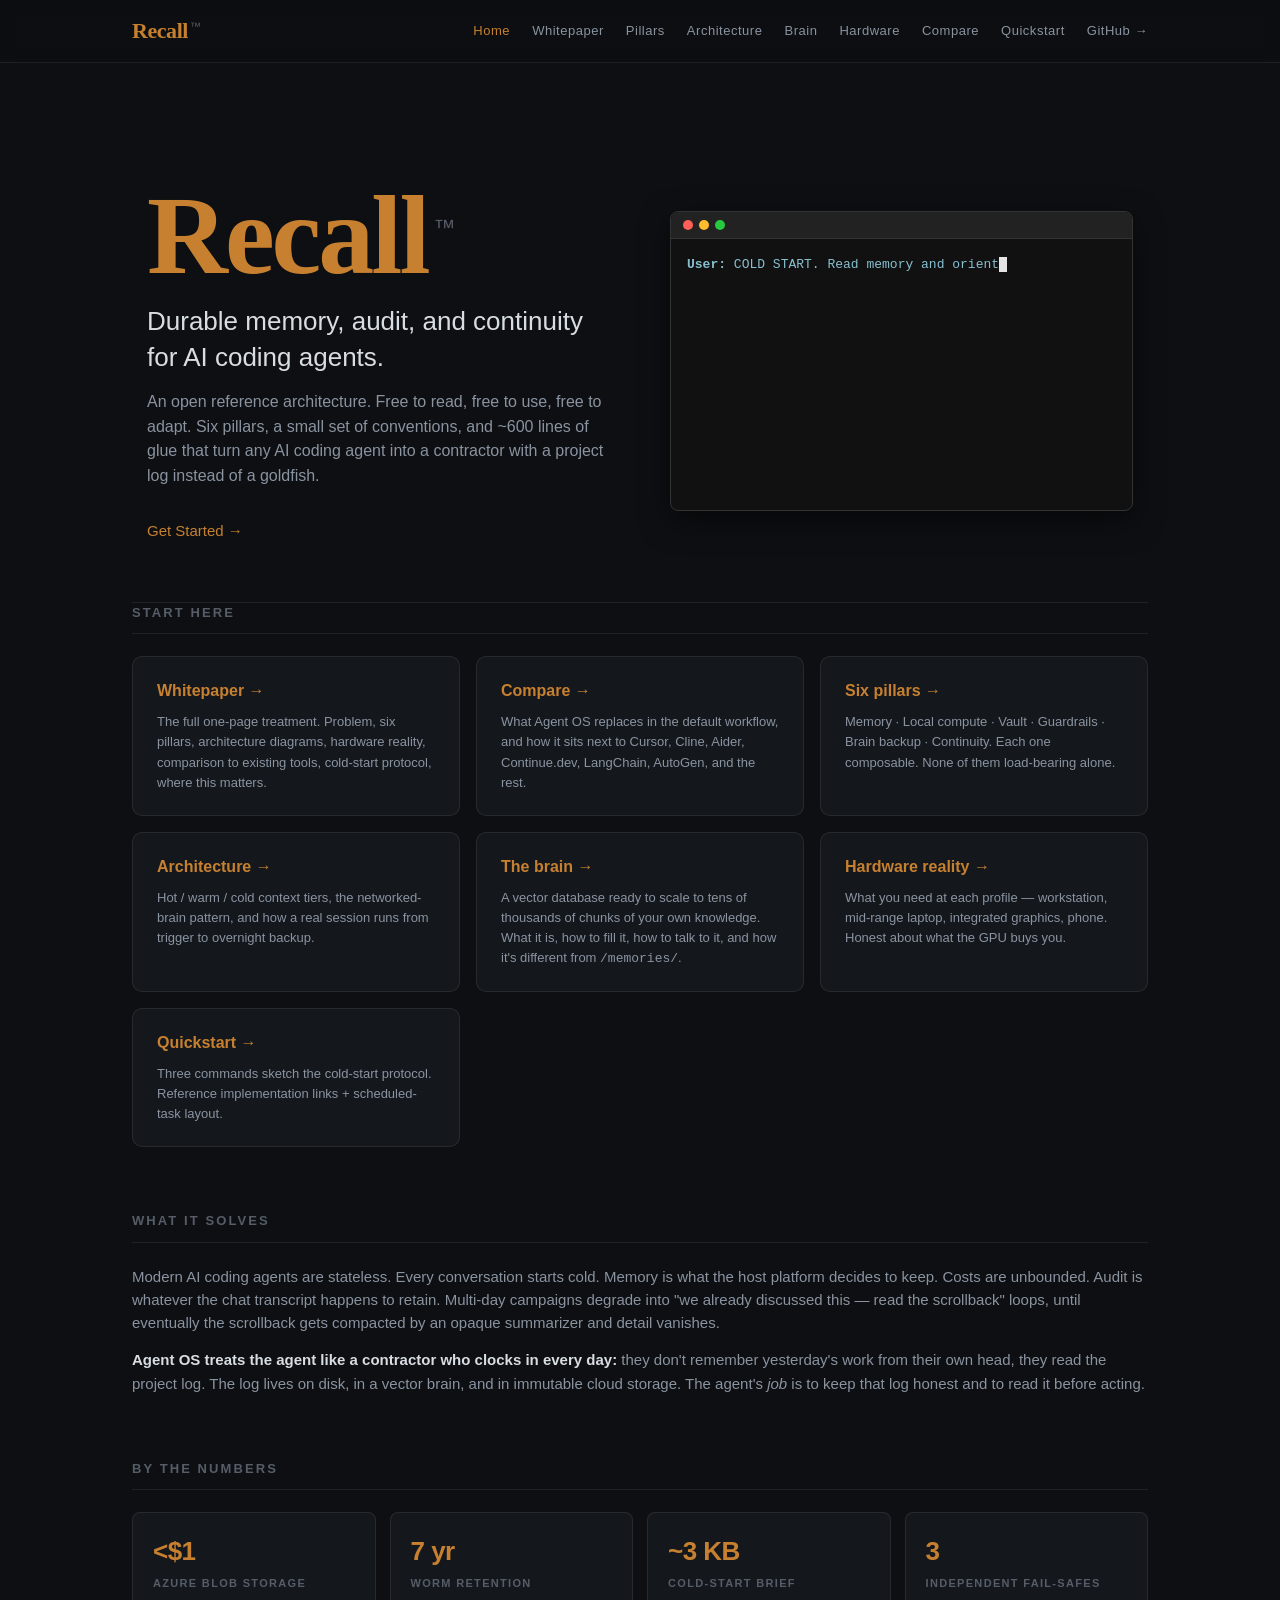
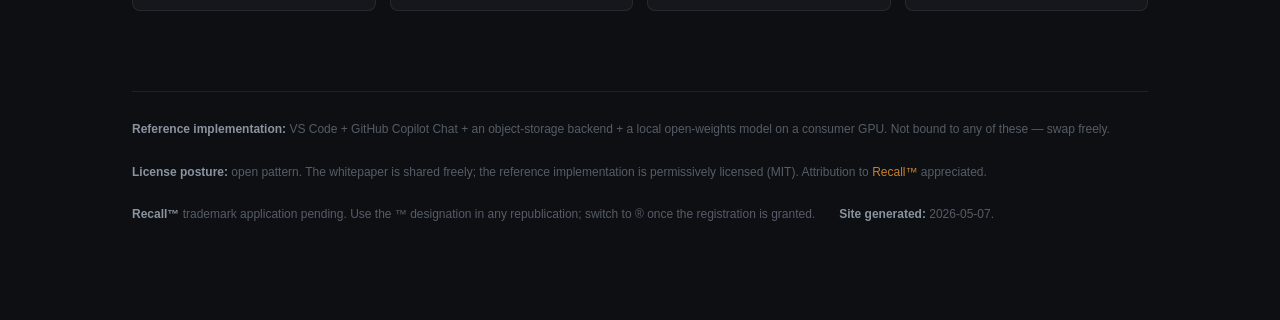
<file: index-test.html>
<!doctype html>
<!-- @recall.works/site | index.html | v1.6 | 2026-05-09 | update empty-brain copy | prev: v1.5 -->
<html lang="en">
<head>
<link rel="icon" type="image/png" href="assets/recall-icon.png">
<meta charset="utf-8">
<meta name="viewport" content="width=device-width,initial-scale=1">
<title>Recall™ — durable memory for AI coding agents</title>
<link rel="stylesheet" href="assets/site.css">
<meta name="description" content="Durable memory for AI coding agents. An open Agent OS pattern: a brain that survives across sessions, plus tiered file-based memory. Works with GitHub Copilot, Claude, Cursor, Cline, Aider, Continue, LangChain.">
<link rel="canonical" href="https://recall.works/">
<meta property="og:type" content="website">
<meta property="og:site_name" content="recall.works">
<meta property="og:title" content="Recall™ — durable memory for AI coding agents">
<meta property="og:description" content="Durable memory for AI coding agents. An open Agent OS pattern: a brain that survives across sessions, plus tiered file-based memory. Works with GitHub Copilot, Claude, Cursor, Cline, Aider, Continue, LangChain.">
<meta property="og:url" content="https://recall.works/">
<meta property="og:image" content="https://recall.works/assets/og-card.png">
<meta property="og:image:width" content="1200">
<meta property="og:image:height" content="630">
<meta name="twitter:card" content="summary_large_image">
<meta name="twitter:site" content="@mtgtechusa">
<meta name="twitter:title" content="Recall™ — durable memory for AI coding agents">
<meta name="twitter:description" content="Durable memory for AI coding agents. An open Agent OS pattern: a brain that survives across sessions, plus tiered file-based memory. Works with GitHub Copilot, Claude, Cursor, Cline, Aider, Continue, LangChain.">
<meta name="twitter:image" content="https://recall.works/assets/og-card.png">
<script type="application/ld+json">
{
  "@context": "https://schema.org",
  "@type": "SoftwareSourceCode",
  "name": "recall.works Agent OS",
  "description": "Durable memory for AI coding agents. An open Agent OS pattern: brain + tiered file memory + cold-start protocol. Works with GitHub Copilot, Claude, Cursor, Cline, Aider, Continue, LangChain.",
  "url": "https://recall.works/",
  "codeRepository": "https://github.com/RecallWorks/Recall",
  "programmingLanguage": ["Python", "PowerShell", "HTML"],
  "license": "https://github.com/RecallWorks/Recall/blob/main/agent-os/LICENSE",
  "author": {
    "@type": "Person",
    "name": "Steve Paltridge",
    "url": "https://github.com/stevepaltridge"
  },
  "keywords": "AI agents, agent memory, MCP, Model Context Protocol, GitHub Copilot, Claude, vector database, durable memory, agent OS, LLM tooling"
}
</script>
<style>
  .mock-chat {
    background: #111;
    border-radius: 8px;
    border: 1px solid #333;
    font-family: ui-monospace, SFMono-Regular, Menlo, Monaco, Consolas, monospace;
    font-size: 13px;
    color: #e5e5e5;
    overflow: hidden;
    margin: 0 0 0 auto;
    width: 100%;
    max-width: 550px;
    box-shadow: 0 10px 30px rgba(0,0,0,0.5);
    height: 300px;
    display: flex;
    flex-direction: column;
  }
  .mock-header {
    background: #222;
    padding: 8px 12px;
    border-bottom: 1px solid #333;
    display: flex;
    gap: 6px;
    flex-shrink: 0;
  }
  .mock-dot { height: 10px; width: 10px; border-radius: 50%; background: #555; }
  .mock-dot.red { background: #ff5f56; }
  .mock-dot.yellow { background: #ffbd2e; }
  .mock-dot.green { background: #27c93f; }
  .mock-body { padding: 16px; line-height: 1.6; flex-grow: 1; overflow-y: auto; scrollbar-width: none; -ms-overflow-style: none; }
  .mock-body::-webkit-scrollbar { display: none; }
  .line { opacity: 0; display: none; }
  .line.visible { opacity: 1; display: block; animation: fadeIn 0.2s ease-in; }
  @keyframes fadeIn { from { opacity: 0; transform: translateY(5px); } to { opacity: 1; transform: translateY(0); } }
  .mc-user { color: #88c0d0; margin-bottom: 12px; }
  .mc-tool { color: #8fbcbb; margin-left: 12px; margin-bottom: 4px; opacity: 0.8; font-size: 12px; }
  .mc-tool::before { content: "⚙ "; }
  .mc-agent { color: #a3be8c; margin-left: 12px; margin-bottom: 12px; border-left: 2px solid #a3be8c; padding-left: 8px; margin-top: 12px; }
  .mc-accent { color: #d08770; font-weight: bold; }
  .cursor { display: inline-block; width: 8px; height: 15px; background: #e5e5e5; vertical-align: middle; animation: blink 1s step-end infinite; }
  @keyframes blink { 50% { opacity: 0; } }
</style>
</head>
<body>

<header class="topnav">
  <div class="topnav-inner">
    <a class="logo" href="index.html">Recall<sup>™</sup></a>
    <nav>
      <a href="index.html" class="active">Home</a>
      <a href="whitepaper.html">Whitepaper</a>
      <a href="pillars.html">Pillars</a>
      <a href="architecture.html">Architecture</a>
      <a href="brain.html">Brain</a>
      <a href="hardware.html">Hardware</a>
      <a href="comparison.html">Compare</a>
      <a href="quickstart.html">Quickstart</a>
      <a href="https://github.com/RecallWorks/Recall">GitHub &rarr;</a>
    </nav>
  </div>
</header>

<div class="wrap">

<section class="hero" style="display: grid; grid-template-columns: 1fr 1fr; gap: 4rem; align-items: center; max-width: 1200px; margin: 0 auto; padding: 4rem 1rem;">
  <div class="hero-content">
    <div class="brand-xl">Recall<sup>™</sup></div>
    <p class="tagline">Durable memory, audit, and continuity for AI coding agents.</p>
    <p class="sub">An open reference architecture. Free to read, free to use, free to adapt. Six pillars, a small set of conventions, and ~600 lines of glue that turn any AI coding agent into a contractor with a project log instead of a goldfish.</p>
    <div class="cta-row" style="margin-top:2rem;">
      <a href="quickstart.html" class="btn">Get Started &rarr;</a>
    </div>
  </div>
  <div class="hero-visual">
    <div class="mock-chat">
      <div class="mock-header">
        <div class="mock-dot red"></div>
        <div class="mock-dot yellow"></div>
        <div class="mock-dot green"></div>
      </div>
      <div class="mock-body" id="chat-container"></div>
    </div>
  </div>
</section>

<section>
  <h2>Start here</h2>
  <div class="cards">
    <a class="card" href="whitepaper.html">
      <h3>Whitepaper &rarr;</h3>
      <p>The full one-page treatment. Problem, six pillars, architecture diagrams, hardware reality, comparison to existing tools, cold-start protocol, where this matters.</p>
    </a>
    <a class="card" href="comparison.html">
      <h3>Compare &rarr;</h3>
      <p>What Agent OS replaces in the default workflow, and how it sits next to Cursor, Cline, Aider, Continue.dev, LangChain, AutoGen, and the rest.</p>
    </a>
    <a class="card" href="pillars.html">
      <h3>Six pillars &rarr;</h3>
      <p>Memory · Local compute · Vault · Guardrails · Brain backup · Continuity. Each one composable. None of them load-bearing alone.</p>
    </a>
    <a class="card" href="architecture.html">
      <h3>Architecture &rarr;</h3>
      <p>Hot / warm / cold context tiers, the networked-brain pattern, and how a real session runs from trigger to overnight backup.</p>
    </a>
    <a class="card" href="brain.html">
      <h3>The brain &rarr;</h3>
      <p>A vector database ready to scale to tens of thousands of chunks of your own knowledge. What it is, how to fill it, how to talk to it, and how it's different from <code>/memories/</code>.</p>
    </a>
    <a class="card" href="hardware.html">
      <h3>Hardware reality &rarr;</h3>
      <p>What you need at each profile — workstation, mid-range laptop, integrated graphics, phone. Honest about what the GPU buys you.</p>
    </a>
    <a class="card" href="quickstart.html">
      <h3>Quickstart &rarr;</h3>
      <p>Three commands sketch the cold-start protocol. Reference implementation links + scheduled-task layout.</p>
    </a>
  </div>
</section>

<section>
  <h2>What it solves</h2>
  <p>Modern AI coding agents are stateless. Every conversation starts cold. Memory is what the host platform decides to keep. Costs are unbounded. Audit is whatever the chat transcript happens to retain. Multi-day campaigns degrade into "we already discussed this — read the scrollback" loops, until eventually the scrollback gets compacted by an opaque summarizer and detail vanishes.</p>
  <p><strong>Agent OS treats the agent like a contractor who clocks in every day:</strong> they don't remember yesterday's work from their own head, they read the project log. The log lives on disk, in a vector brain, and in immutable cloud storage. The agent's <em>job</em> is to keep that log honest and to read it before acting.</p>
</section>

<section>
  <h2>By the numbers</h2>
  <div class="stats">
    <div class="stat"><div class="num">&lt;$1</div><div class="lbl">Azure Blob storage</div></div>
    <div class="stat"><div class="num">7 yr</div><div class="lbl">WORM retention</div></div>
    <div class="stat"><div class="num">~3 KB</div><div class="lbl">Cold-start brief</div></div>
    <div class="stat"><div class="num">3</div><div class="lbl">Independent fail-safes</div></div>
  </div>
</section>

<footer class="site-footer">
  <div class="meta">
    <div><strong>Reference implementation:</strong> VS Code + GitHub Copilot Chat + an object-storage backend + a local open-weights model on a consumer GPU. Not bound to any of these — swap freely.</div>
    <div><strong>License posture:</strong> open pattern. The whitepaper is shared freely; the reference implementation is permissively licensed (MIT). Attribution to <span style="color:var(--accent)">Recall™</span> appreciated.</div>
    <div><strong>Recall™</strong> trademark application pending. Use the ™ designation in any republication; switch to ® once the registration is granted.</div>
    <div><strong>Site generated:</strong> 2026-05-07.</div>
  </div>
</footer>

</div>
<script>
    const mockScript = [
      { class: 'mc-user', content: '<strong>User:</strong> <span class="text"></span>', text: 'COLD START. Read memory and orient.', typeSpeed: 40, postDelay: 600 },
      { class: 'mc-tool', content: 'read_file(/memories/00-routing.md)', postDelay: 800 },
      { class: 'mc-tool', content: 'run_in_terminal(pwsh tools/qwen-coldstart.ps1)', postDelay: 1800 },
      { class: 'mc-tool', content: 'run_in_terminal(pwsh tools/latest-revival.ps1)', postDelay: 2000 },
      { class: 'mc-agent', content: '<strong>Agent:</strong> <span class="text"></span>', 
        text: 'I\'m oriented. According to the latest revival journal <span class="mc-accent">S-20260508-auth-pipeline</span>, yesterday we shipped the token refresh flow but intentionally deferred the SQLite migration script.<br><br>Should we start the migration script today?', 
        typeSpeed: 10, postDelay: 1500 },
      { class: 'mc-user', content: '<strong>User:</strong> <span class="text"></span>', text: 'Yes, pick up exactly where we left off.', typeSpeed: 40, postDelay: 4000 }
    ];
  
    const mockContainer = document.getElementById('chat-container');
    async function typeText(element, text, speed) {
      element.innerHTML += '<span class="cursor"></span>';
      const cursor = element.querySelector('.cursor');
      const textSpan = element.querySelector('.text') || element;
      
      if (text.includes('<span')) {
          textSpan.innerHTML = text;
            if (mockContainer) mockContainer.scrollTop = mockContainer.scrollHeight;
            await new Promise(r => setTimeout(r, 600));
        } else {
            for (let i = 0; i < text.length; i++) {
              textSpan.innerHTML += text.charAt(i);
              if (mockContainer) mockContainer.scrollTop = mockContainer.scrollHeight;
              await new Promise(r => setTimeout(r, speed));
            }
        }
        if (cursor) cursor.remove();
        if (mockContainer) mockContainer.scrollTop = mockContainer.scrollHeight;
      }
    
      async function playSequence() {
        if (!mockContainer) return;
        mockContainer.innerHTML = '';
        for (const step of mockScript) {
          const div = document.createElement('div');
          div.className = `line visible ${step.class}`;
          
          if (step.text) {
            div.innerHTML = step.content;
            mockContainer.appendChild(div);
            mockContainer.scrollTop = mockContainer.scrollHeight;
            await typeText(div, step.text, step.typeSpeed);
          } else {
            div.innerHTML = step.content;
            mockContainer.appendChild(div);
            mockContainer.scrollTop = mockContainer.scrollHeight;
          }
          await new Promise(r => setTimeout(r, step.postDelay));
        }
        setTimeout(playSequence, 1000);
      }
    playSequence();
  </script>
</body>
</html>
</file>
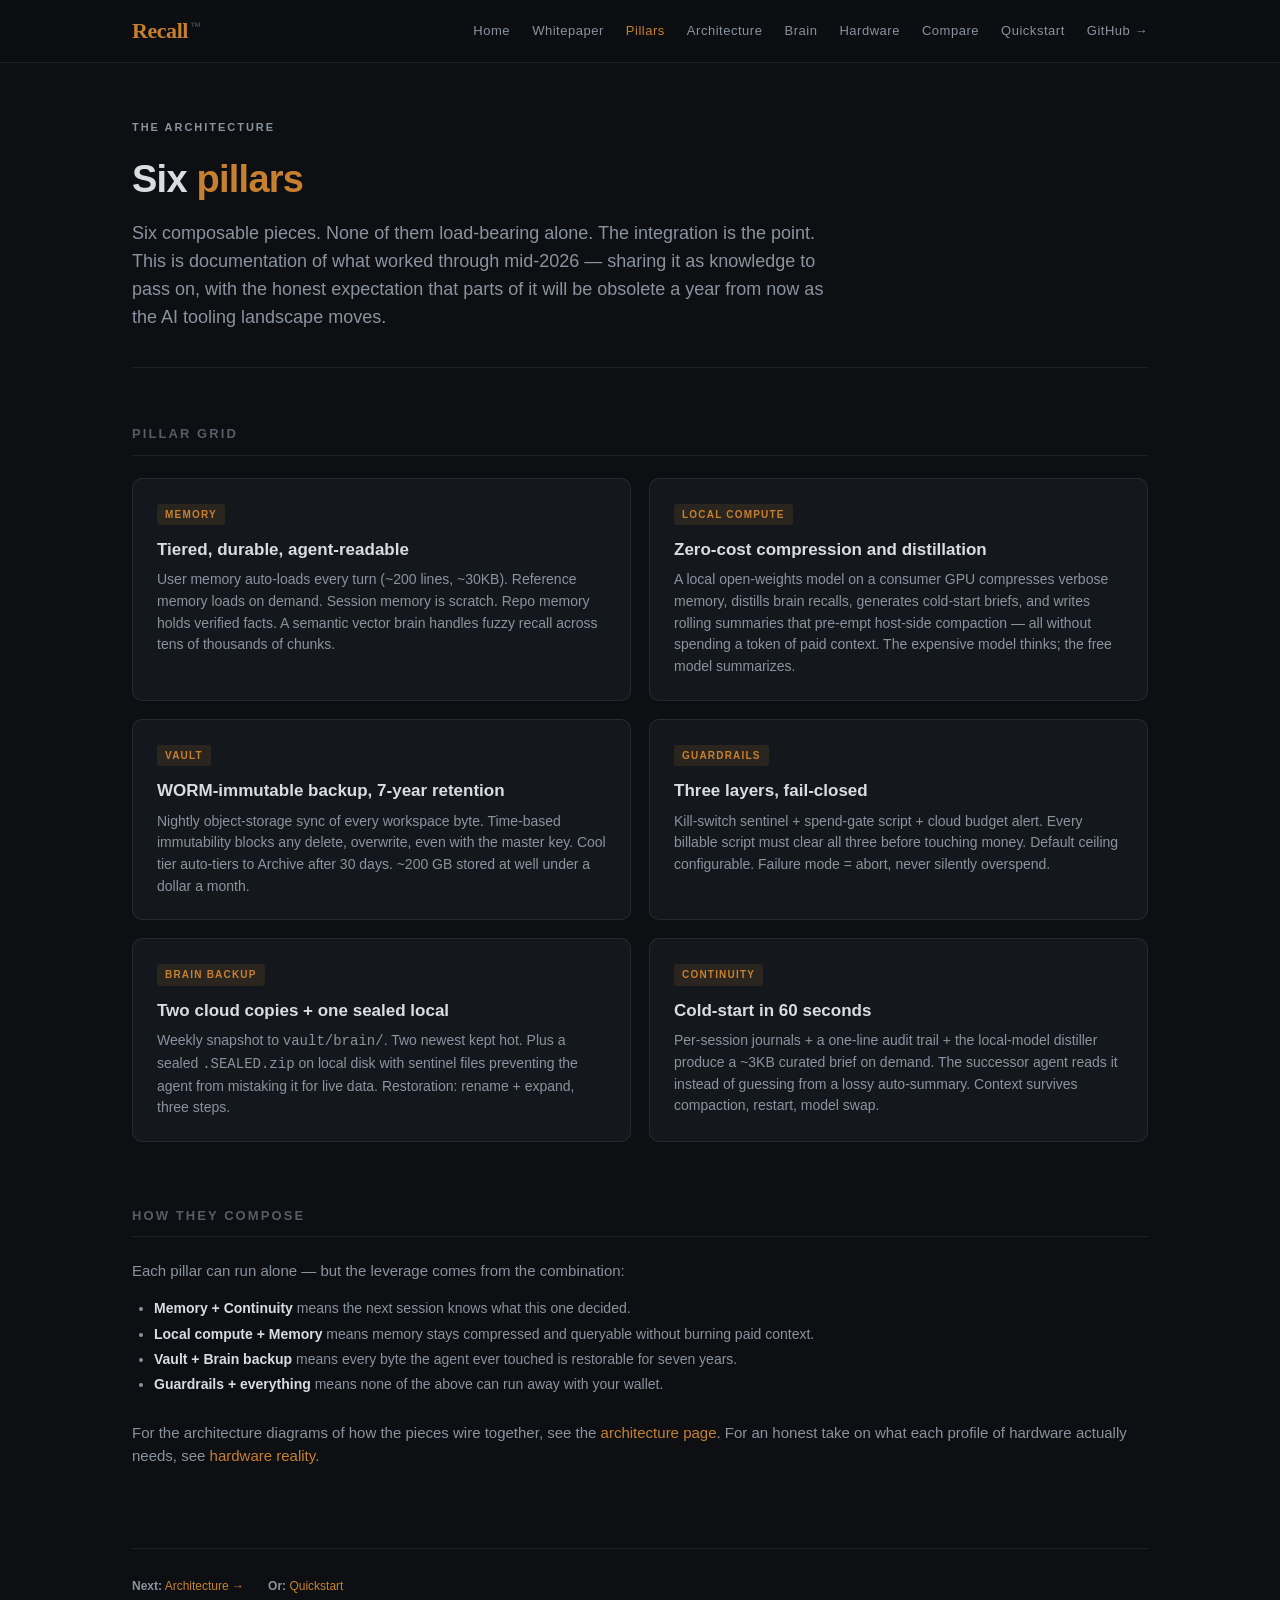
<file: pillars.html>
<!doctype html>
<!-- @recall.works/site | pillars.html | v1.3 | 2026-05-08 | repo URL fix (recall-works/agent-os -> stevepaltridge/recall.works) + custom domain CNAME | prev: v1.2 -->
<html lang="en">
<head>
<link rel="icon" type="image/png" href="assets/recall-icon.png">
<meta charset="utf-8">
<meta name="viewport" content="width=device-width,initial-scale=1">
<title>Six pillars · Recall™ Agent OS</title>
<link rel="stylesheet" href="assets/site.css">
<meta name="description" content="The six pillars of an Agent OS: durable brain, tiered memory, cold-start protocol, anti-pattern recall, MCP-native tooling, hardware honesty.">
<link rel="canonical" href="https://recall.works/pillars.html">
<meta property="og:type" content="website">
<meta property="og:site_name" content="recall.works">
<meta property="og:title" content="Six pillars · Recall™ Agent OS">
<meta property="og:description" content="The six pillars of an Agent OS: durable brain, tiered memory, cold-start protocol, anti-pattern recall, MCP-native tooling, hardware honesty.">
<meta property="og:url" content="https://recall.works/pillars.html">
<meta property="og:image" content="https://recall.works/assets/og-card.png">
<meta property="og:image:width" content="1200">
<meta property="og:image:height" content="630">
<meta name="twitter:card" content="summary_large_image">
<meta name="twitter:site" content="@mtgtechusa">
<meta name="twitter:title" content="Six pillars · Recall™ Agent OS">
<meta name="twitter:description" content="The six pillars of an Agent OS: durable brain, tiered memory, cold-start protocol, anti-pattern recall, MCP-native tooling, hardware honesty.">
<meta name="twitter:image" content="https://recall.works/assets/og-card.png">
</head>
<body>

<header class="topnav">
  <div class="topnav-inner">
    <a class="logo" href="index.html">Recall<sup>™</sup></a>
    <nav>
      <a href="index.html">Home</a>
      <a href="whitepaper.html">Whitepaper</a>
      <a href="pillars.html" class="active">Pillars</a>
      <a href="architecture.html">Architecture</a>
      <a href="brain.html">Brain</a>
      <a href="hardware.html">Hardware</a>
      <a href="comparison.html">Compare</a>
      <a href="quickstart.html">Quickstart</a>
      <a href="https://github.com/RecallWorks/Recall">GitHub &rarr;</a>
    </nav>
  </div>
</header>

<div class="wrap">

<header class="page-header">
  <div class="eyebrow">the architecture</div>
  <h1>Six <span class="accent">pillars</span></h1>
  <p class="lede">Six composable pieces. None of them load-bearing alone. The integration is the point. This is documentation of what worked through mid-2026 — sharing it as knowledge to pass on, with the honest expectation that parts of it will be obsolete a year from now as the AI tooling landscape moves.</p>
</header>

<section>
  <h2>Pillar grid</h2>
  <div class="pillars">
    <div class="pillar">
      <span class="tag">Memory</span>
      <h3>Tiered, durable, agent-readable</h3>
      <p>User memory auto-loads every turn (~200 lines, ~30KB). Reference memory loads on demand. Session memory is scratch. Repo memory holds verified facts. A semantic vector brain handles fuzzy recall across tens of thousands of chunks.</p>
    </div>
    <div class="pillar">
      <span class="tag">Local compute</span>
      <h3>Zero-cost compression and distillation</h3>
      <p>A local open-weights model on a consumer GPU compresses verbose memory, distills brain recalls, generates cold-start briefs, and writes rolling summaries that pre-empt host-side compaction — all without spending a token of paid context. The expensive model thinks; the free model summarizes.</p>
    </div>
    <div class="pillar">
      <span class="tag">Vault</span>
      <h3>WORM-immutable backup, 7-year retention</h3>
      <p>Nightly object-storage sync of every workspace byte. Time-based immutability blocks any delete, overwrite, even with the master key. Cool tier auto-tiers to Archive after 30 days. ~200 GB stored at well under a dollar a month.</p>
    </div>
    <div class="pillar">
      <span class="tag">Guardrails</span>
      <h3>Three layers, fail-closed</h3>
      <p>Kill-switch sentinel + spend-gate script + cloud budget alert. Every billable script must clear all three before touching money. Default ceiling configurable. Failure mode = abort, never silently overspend.</p>
    </div>
    <div class="pillar">
      <span class="tag">Brain backup</span>
      <h3>Two cloud copies + one sealed local</h3>
      <p>Weekly snapshot to <code>vault/brain/</code>. Two newest kept hot. Plus a sealed <code>.SEALED.zip</code> on local disk with sentinel files preventing the agent from mistaking it for live data. Restoration: rename + expand, three steps.</p>
    </div>
    <div class="pillar">
      <span class="tag">Continuity</span>
      <h3>Cold-start in 60 seconds</h3>
      <p>Per-session journals + a one-line audit trail + the local-model distiller produce a ~3KB curated brief on demand. The successor agent reads it instead of guessing from a lossy auto-summary. Context survives compaction, restart, model swap.</p>
    </div>
  </div>
</section>

<section>
  <h2>How they compose</h2>
  <p>Each pillar can run alone — but the leverage comes from the combination:</p>
  <ul style="color:var(--text-dim);font-size:14px;line-height:1.8;padding-left:22px">
    <li><strong style="color:var(--text)">Memory + Continuity</strong> means the next session knows what this one decided.</li>
    <li><strong style="color:var(--text)">Local compute + Memory</strong> means memory stays compressed and queryable without burning paid context.</li>
    <li><strong style="color:var(--text)">Vault + Brain backup</strong> means every byte the agent ever touched is restorable for seven years.</li>
    <li><strong style="color:var(--text)">Guardrails + everything</strong> means none of the above can run away with your wallet.</li>
  </ul>
  <p style="margin-top:24px">For the architecture diagrams of how the pieces wire together, see the <a href="architecture.html">architecture page</a>. For an honest take on what each profile of hardware actually needs, see <a href="hardware.html">hardware reality</a>.</p>
</section>

<footer class="site-footer">
  <div class="meta">
    <div><strong>Next:</strong> <a href="architecture.html">Architecture &rarr;</a></div>
    <div><strong>Or:</strong> <a href="quickstart.html">Quickstart</a></div>
  </div>
</footer>

</div>
</body>
</html>
</file>
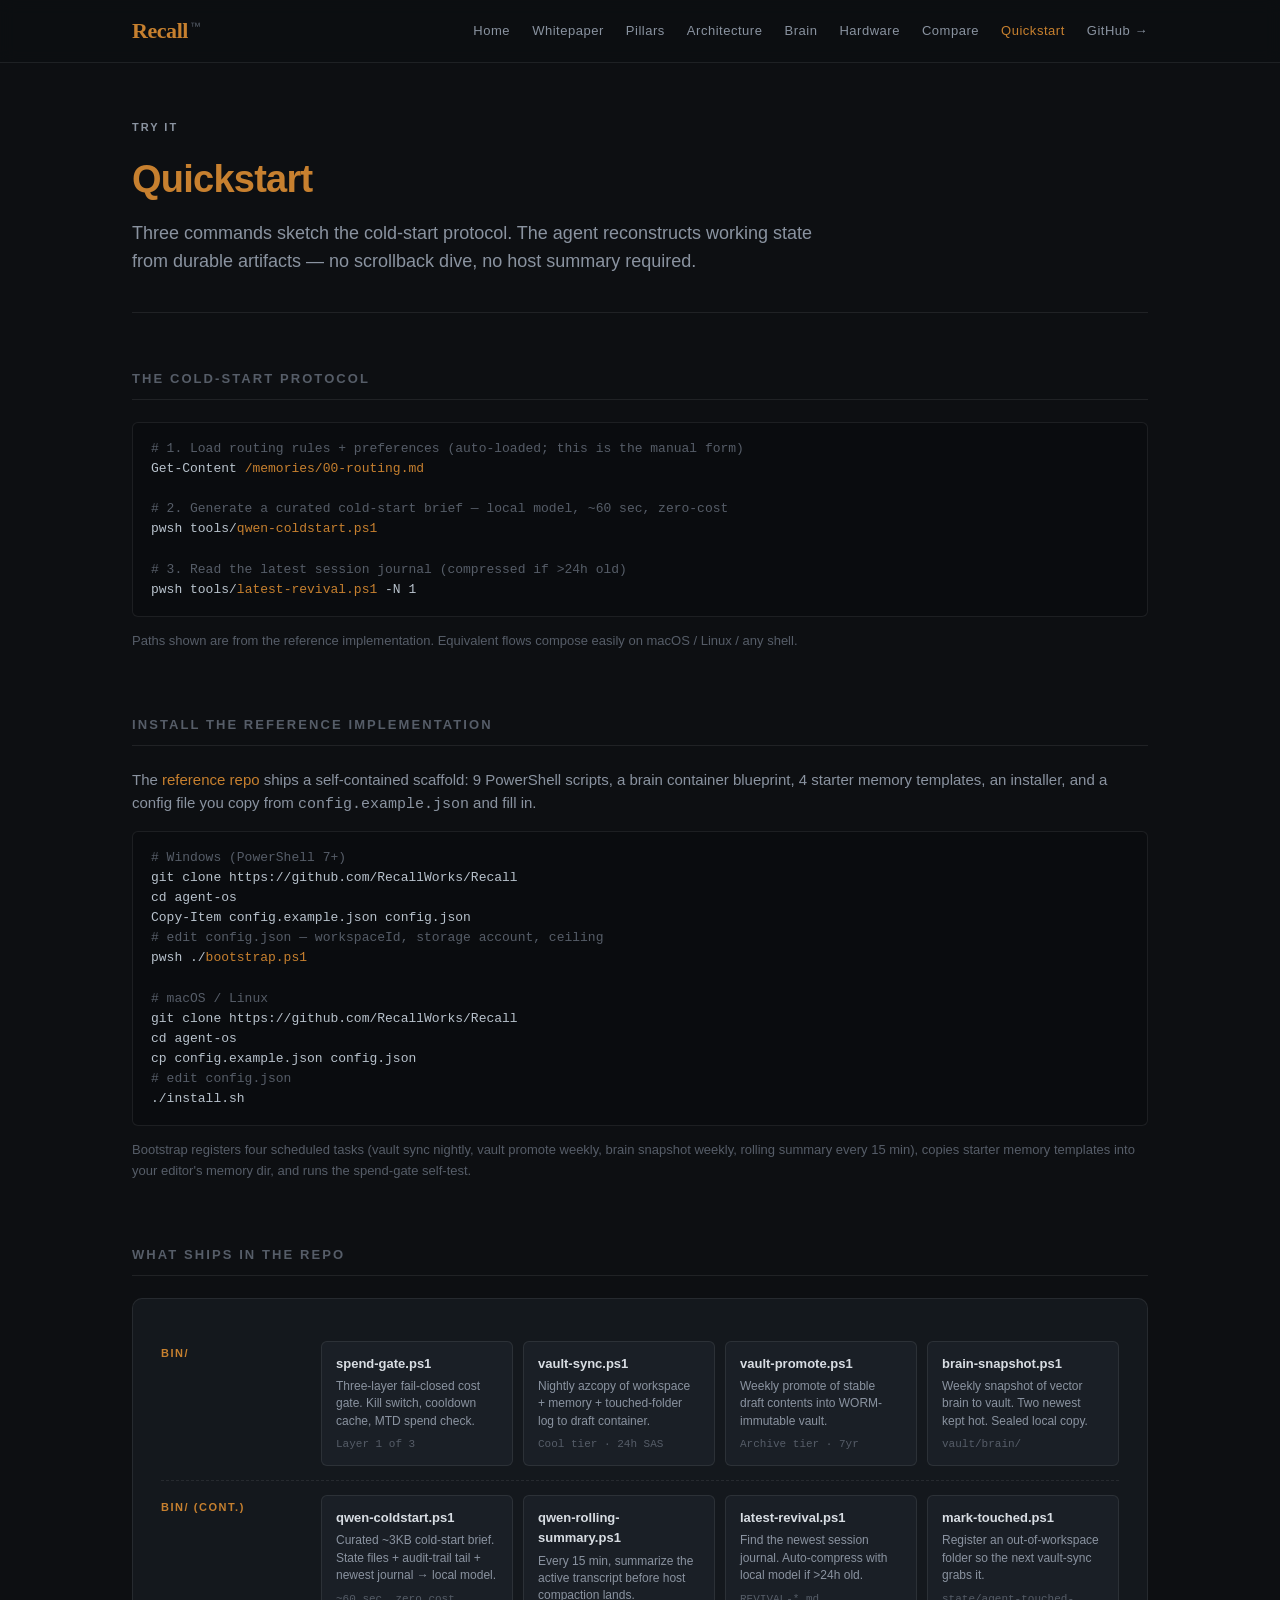
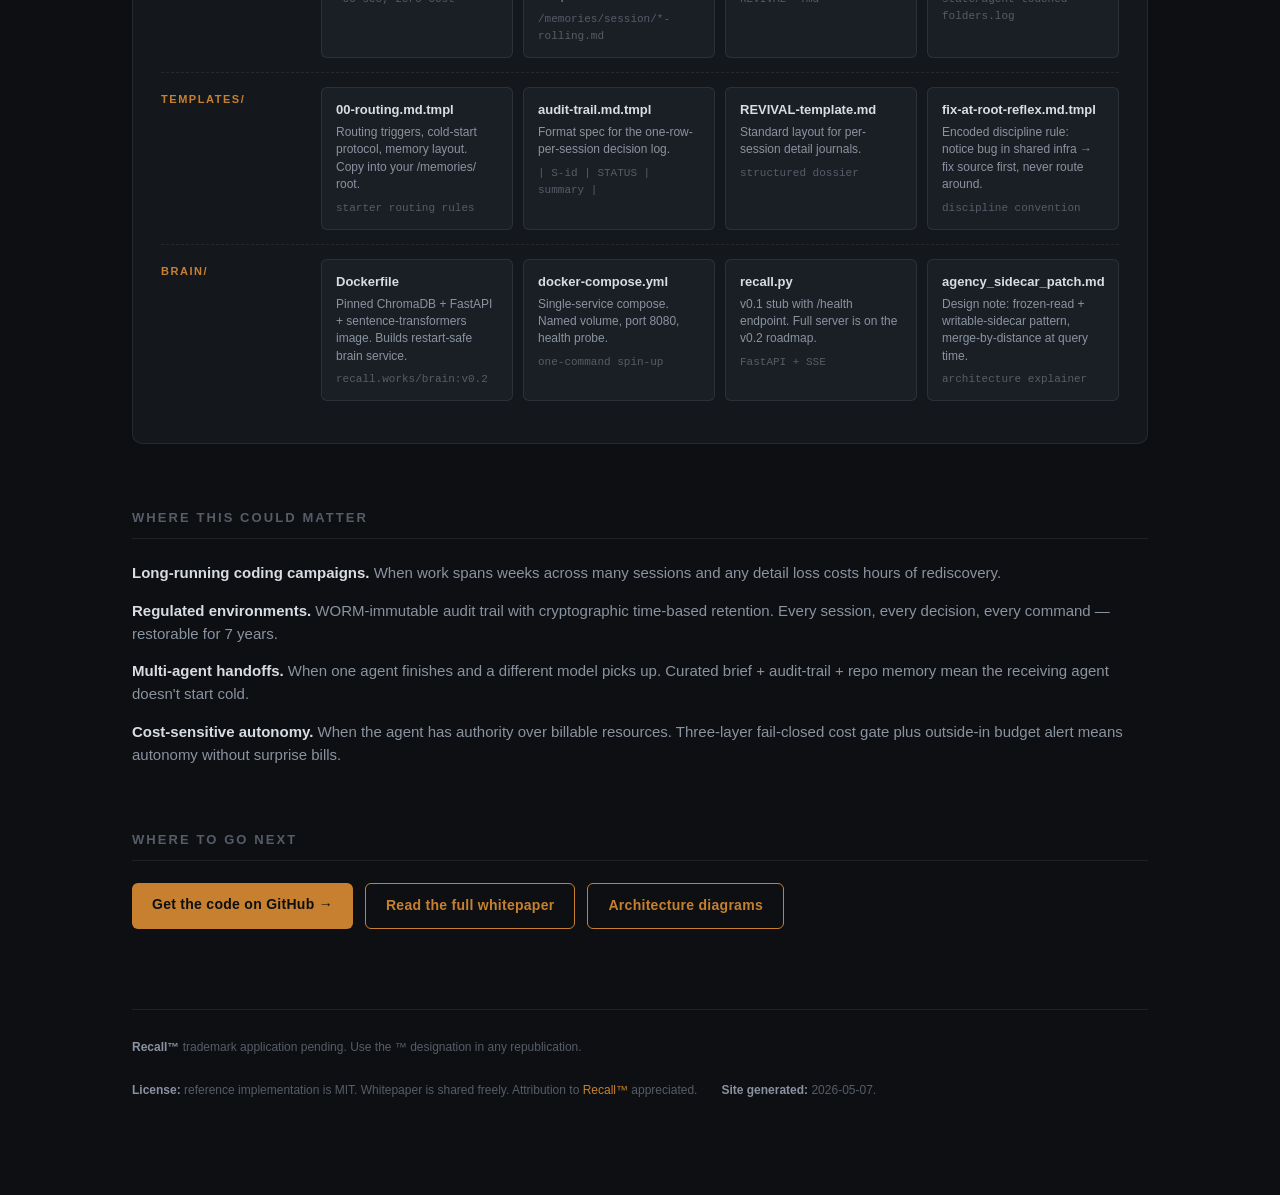
<file: quickstart.html>
<!doctype html>
<!-- @recall.works/site | quickstart.html | v1.2 | 2026-05-08 | repo URL fix (recall-works/agent-os -> stevepaltridge/recall.works) + custom domain CNAME | prev: v1.1 -->
<html lang="en">
<head>
<link rel="icon" type="image/png" href="assets/recall-icon.png">
<meta charset="utf-8">
<meta name="viewport" content="width=device-width,initial-scale=1">
<title>Quickstart · Recall™ Agent OS</title>
<link rel="stylesheet" href="assets/site.css">
<meta name="description" content="Get the Recall Agent OS running on your machine in an afternoon. Pinned ChromaDB + FastAPI brain image, bootstrap script, templates, no commitment.">
<link rel="canonical" href="https://recall.works/quickstart.html">
<meta property="og:type" content="website">
<meta property="og:site_name" content="recall.works">
<meta property="og:title" content="Quickstart · Recall™ Agent OS">
<meta property="og:description" content="Get the Recall Agent OS running on your machine in an afternoon. Pinned ChromaDB + FastAPI brain image, bootstrap script, templates, no commitment.">
<meta property="og:url" content="https://recall.works/quickstart.html">
<meta property="og:image" content="https://recall.works/assets/og-card.png">
<meta property="og:image:width" content="1200">
<meta property="og:image:height" content="630">
<meta name="twitter:card" content="summary_large_image">
<meta name="twitter:site" content="@mtgtechusa">
<meta name="twitter:title" content="Quickstart · Recall™ Agent OS">
<meta name="twitter:description" content="Get the Recall Agent OS running on your machine in an afternoon. Pinned ChromaDB + FastAPI brain image, bootstrap script, templates, no commitment.">
<meta name="twitter:image" content="https://recall.works/assets/og-card.png">
</head>
<body>

<header class="topnav">
  <div class="topnav-inner">
    <a class="logo" href="index.html">Recall<sup>™</sup></a>
    <nav>
      <a href="index.html">Home</a>
      <a href="whitepaper.html">Whitepaper</a>
      <a href="pillars.html">Pillars</a>
      <a href="architecture.html">Architecture</a>
      <a href="brain.html">Brain</a>
      <a href="hardware.html">Hardware</a>
      <a href="comparison.html">Compare</a>
      <a href="quickstart.html" class="active">Quickstart</a>
      <a href="https://github.com/RecallWorks/Recall">GitHub &rarr;</a>
    </nav>
  </div>
</header>

<div class="wrap">

<header class="page-header">
  <div class="eyebrow">try it</div>
  <h1><span class="accent">Quickstart</span></h1>
  <p class="lede">Three commands sketch the cold-start protocol. The agent reconstructs working state from durable artifacts — no scrollback dive, no host summary required.</p>
</header>

<section>
  <h2>The cold-start protocol</h2>
  <pre class="code"><span class="c"># 1. Load routing rules + preferences (auto-loaded; this is the manual form)</span>
Get-Content <span class="k">/memories/00-routing.md</span>

<span class="c"># 2. Generate a curated cold-start brief — local model, ~60 sec, zero-cost</span>
pwsh tools/<span class="k">qwen-coldstart.ps1</span>

<span class="c"># 3. Read the latest session journal (compressed if &gt;24h old)</span>
pwsh tools/<span class="k">latest-revival.ps1</span> -N 1</pre>
  <p style="font-size:13px;color:var(--text-faint);margin-top:8px">Paths shown are from the reference implementation. Equivalent flows compose easily on macOS / Linux / any shell.</p>
</section>

<section>
  <h2>Install the reference implementation</h2>
  <p>The <a href="https://github.com/RecallWorks/Recall">reference repo</a> ships a self-contained scaffold: 9 PowerShell scripts, a brain container blueprint, 4 starter memory templates, an installer, and a config file you copy from <code>config.example.json</code> and fill in.</p>
  <pre class="code"><span class="c"># Windows (PowerShell 7+)</span>
git clone https://github.com/RecallWorks/Recall
cd agent-os
Copy-Item config.example.json config.json
<span class="c"># edit config.json — workspaceId, storage account, ceiling</span>
pwsh ./<span class="k">bootstrap.ps1</span>

<span class="c"># macOS / Linux</span>
git clone https://github.com/RecallWorks/Recall
cd agent-os
cp config.example.json config.json
<span class="c"># edit config.json</span>
./install.sh</pre>
  <p style="font-size:13px;color:var(--text-faint);margin-top:8px">Bootstrap registers four scheduled tasks (vault sync nightly, vault promote weekly, brain snapshot weekly, rolling summary every 15 min), copies starter memory templates into your editor's memory dir, and runs the spend-gate self-test.</p>
</section>

<section>
  <h2>What ships in the repo</h2>
  <div class="arch">
    <div class="arch-row">
      <div class="arch-label">bin/</div>
      <div class="arch-cells">
        <div class="cell">
          <div class="name">spend-gate.ps1</div>
          <div class="what">Three-layer fail-closed cost gate. Kill switch, cooldown cache, MTD spend check.</div>
          <span class="where">Layer 1 of 3</span>
        </div>
        <div class="cell">
          <div class="name">vault-sync.ps1</div>
          <div class="what">Nightly azcopy of workspace + memory + touched-folder log to draft container.</div>
          <span class="where">Cool tier · 24h SAS</span>
        </div>
        <div class="cell">
          <div class="name">vault-promote.ps1</div>
          <div class="what">Weekly promote of stable draft contents into WORM-immutable vault.</div>
          <span class="where">Archive tier · 7yr</span>
        </div>
        <div class="cell">
          <div class="name">brain-snapshot.ps1</div>
          <div class="what">Weekly snapshot of vector brain to vault. Two newest kept hot. Sealed local copy.</div>
          <span class="where">vault/brain/</span>
        </div>
      </div>
    </div>
    <div class="arch-row">
      <div class="arch-label">bin/ (cont.)</div>
      <div class="arch-cells">
        <div class="cell">
          <div class="name">qwen-coldstart.ps1</div>
          <div class="what">Curated ~3KB cold-start brief. State files + audit-trail tail + newest journal &rarr; local model.</div>
          <span class="where">~60 sec, zero cost</span>
        </div>
        <div class="cell">
          <div class="name">qwen-rolling-summary.ps1</div>
          <div class="what">Every 15 min, summarize the active transcript before host compaction lands.</div>
          <span class="where">/memories/session/*-rolling.md</span>
        </div>
        <div class="cell">
          <div class="name">latest-revival.ps1</div>
          <div class="what">Find the newest session journal. Auto-compress with local model if &gt;24h old.</div>
          <span class="where">REVIVAL-*.md</span>
        </div>
        <div class="cell">
          <div class="name">mark-touched.ps1</div>
          <div class="what">Register an out-of-workspace folder so the next vault-sync grabs it.</div>
          <span class="where">state/agent-touched-folders.log</span>
        </div>
      </div>
    </div>
    <div class="arch-row">
      <div class="arch-label">templates/</div>
      <div class="arch-cells">
        <div class="cell">
          <div class="name">00-routing.md.tmpl</div>
          <div class="what">Routing triggers, cold-start protocol, memory layout. Copy into your /memories/ root.</div>
          <span class="where">starter routing rules</span>
        </div>
        <div class="cell">
          <div class="name">audit-trail.md.tmpl</div>
          <div class="what">Format spec for the one-row-per-session decision log.</div>
          <span class="where">| S-id | STATUS | summary |</span>
        </div>
        <div class="cell">
          <div class="name">REVIVAL-template.md</div>
          <div class="what">Standard layout for per-session detail journals.</div>
          <span class="where">structured dossier</span>
        </div>
        <div class="cell">
          <div class="name">fix-at-root-reflex.md.tmpl</div>
          <div class="what">Encoded discipline rule: notice bug in shared infra &rarr; fix source first, never route around.</div>
          <span class="where">discipline convention</span>
        </div>
      </div>
    </div>
    <div class="arch-row">
      <div class="arch-label">brain/</div>
      <div class="arch-cells">
        <div class="cell">
          <div class="name">Dockerfile</div>
          <div class="what">Pinned ChromaDB + FastAPI + sentence-transformers image. Builds restart-safe brain service.</div>
          <span class="where">recall.works/brain:v0.2</span>
        </div>
        <div class="cell">
          <div class="name">docker-compose.yml</div>
          <div class="what">Single-service compose. Named volume, port 8080, health probe.</div>
          <span class="where">one-command spin-up</span>
        </div>
        <div class="cell">
          <div class="name">recall.py</div>
          <div class="what">v0.1 stub with /health endpoint. Full server is on the v0.2 roadmap.</div>
          <span class="where">FastAPI + SSE</span>
        </div>
        <div class="cell">
          <div class="name">agency_sidecar_patch.md</div>
          <div class="what">Design note: frozen-read + writable-sidecar pattern, merge-by-distance at query time.</div>
          <span class="where">architecture explainer</span>
        </div>
      </div>
    </div>
  </div>
</section>

<section>
  <h2>Where this could matter</h2>
  <p><strong>Long-running coding campaigns.</strong> When work spans weeks across many sessions and any detail loss costs hours of rediscovery.</p>
  <p><strong>Regulated environments.</strong> WORM-immutable audit trail with cryptographic time-based retention. Every session, every decision, every command — restorable for 7 years.</p>
  <p><strong>Multi-agent handoffs.</strong> When one agent finishes and a different model picks up. Curated brief + audit-trail + repo memory mean the receiving agent doesn't start cold.</p>
  <p><strong>Cost-sensitive autonomy.</strong> When the agent has authority over billable resources. Three-layer fail-closed cost gate plus outside-in budget alert means autonomy without surprise bills.</p>
</section>

<section>
  <h2>Where to go next</h2>
  <div class="cta-row">
    <a class="cta primary" href="https://github.com/RecallWorks/Recall">Get the code on GitHub &rarr;</a>
    <a class="cta ghost" href="whitepaper.html">Read the full whitepaper</a>
    <a class="cta ghost" href="architecture.html">Architecture diagrams</a>
  </div>
</section>

<footer class="site-footer">
  <div class="meta">
    <div><strong>Recall™</strong> trademark application pending. Use the ™ designation in any republication.</div>
    <div><strong>License:</strong> reference implementation is MIT. Whitepaper is shared freely. Attribution to <span style="color:var(--accent)">Recall™</span> appreciated.</div>
    <div><strong>Site generated:</strong> 2026-05-07.</div>
  </div>
</footer>

</div>
</body>
</html>
</file>
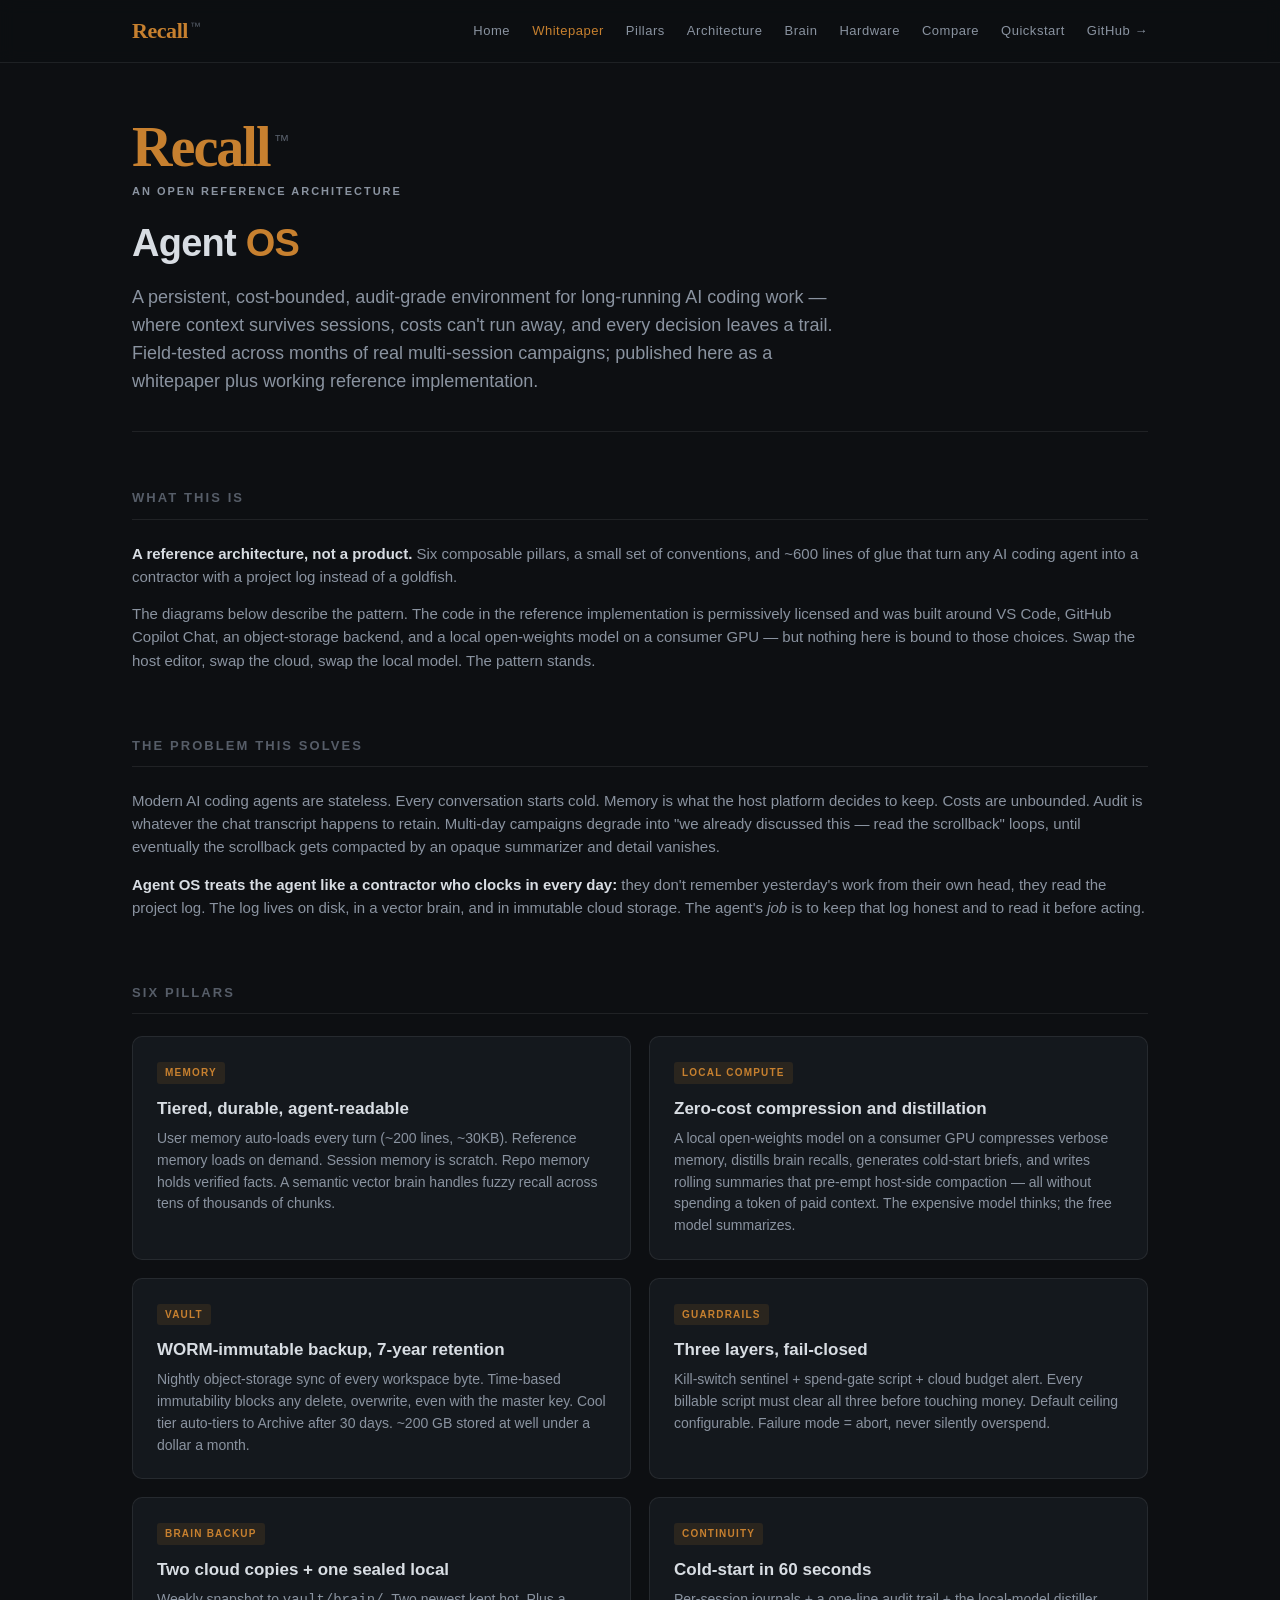
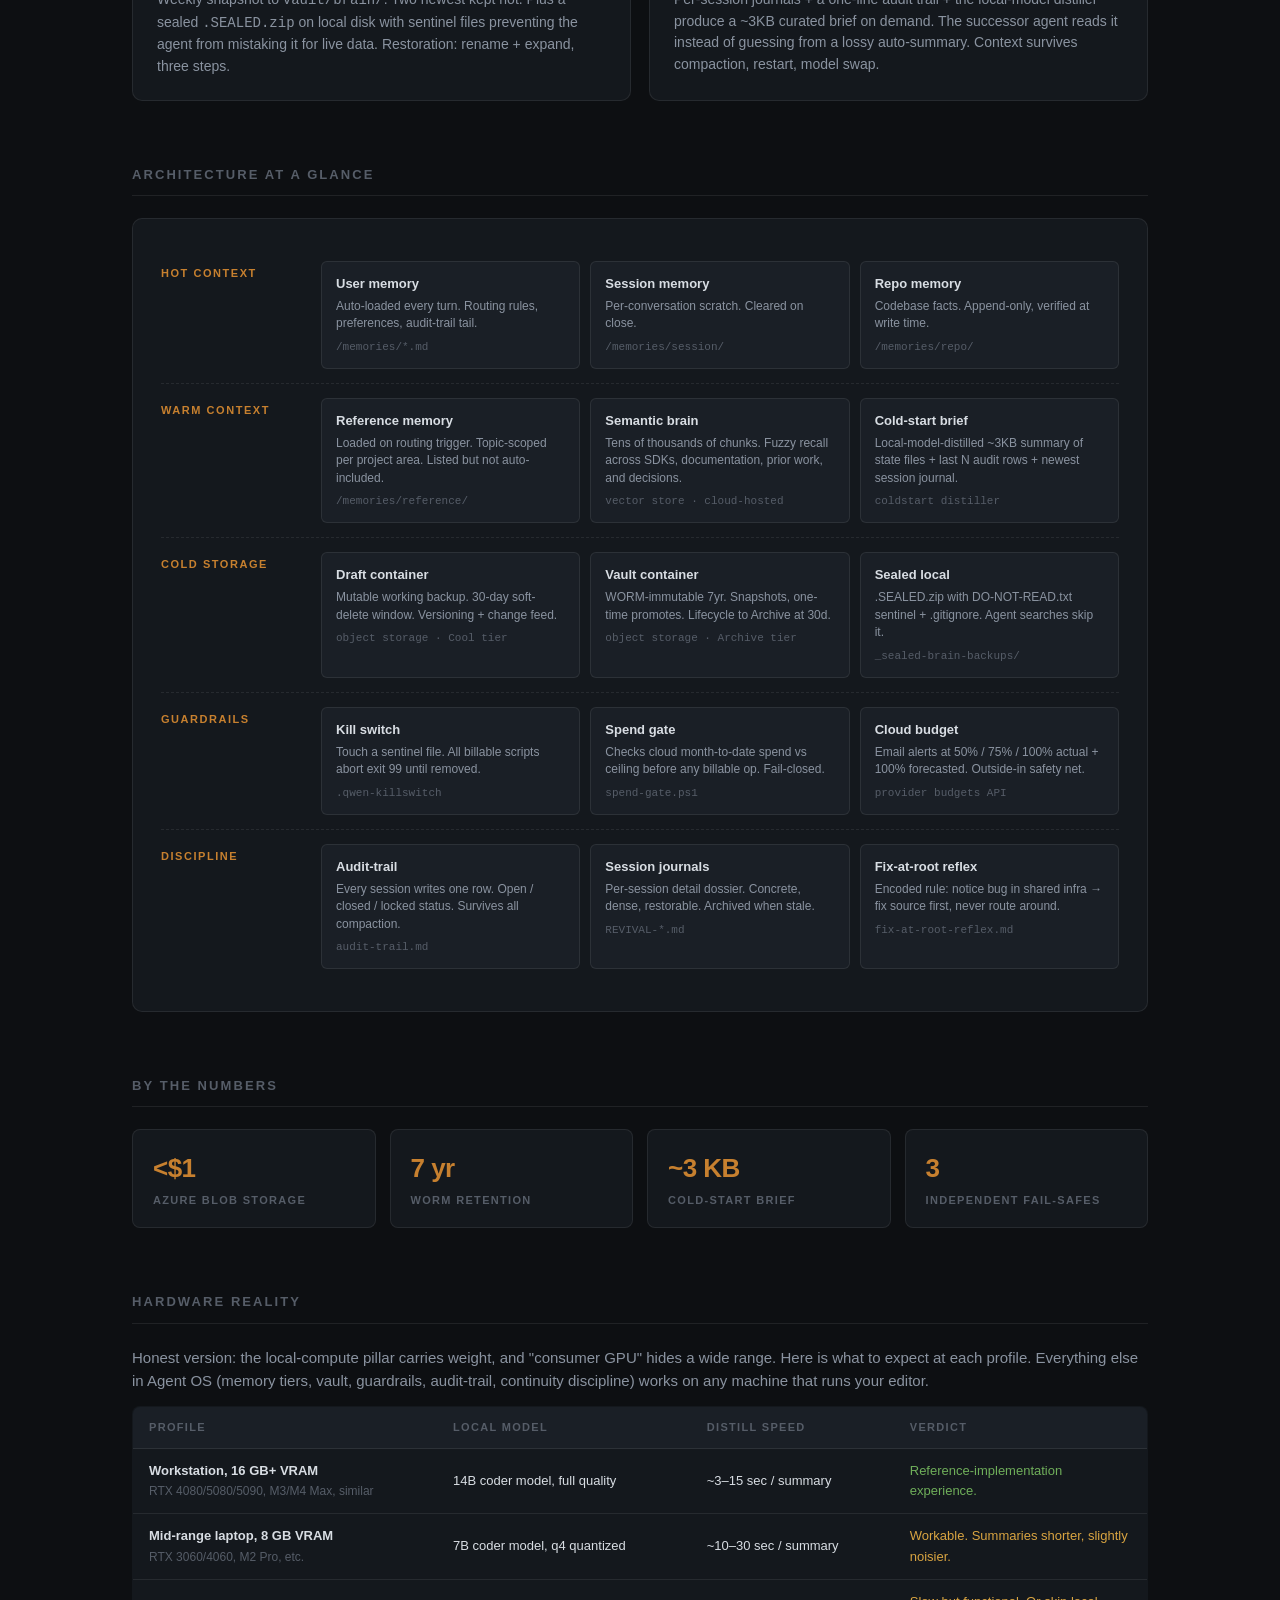
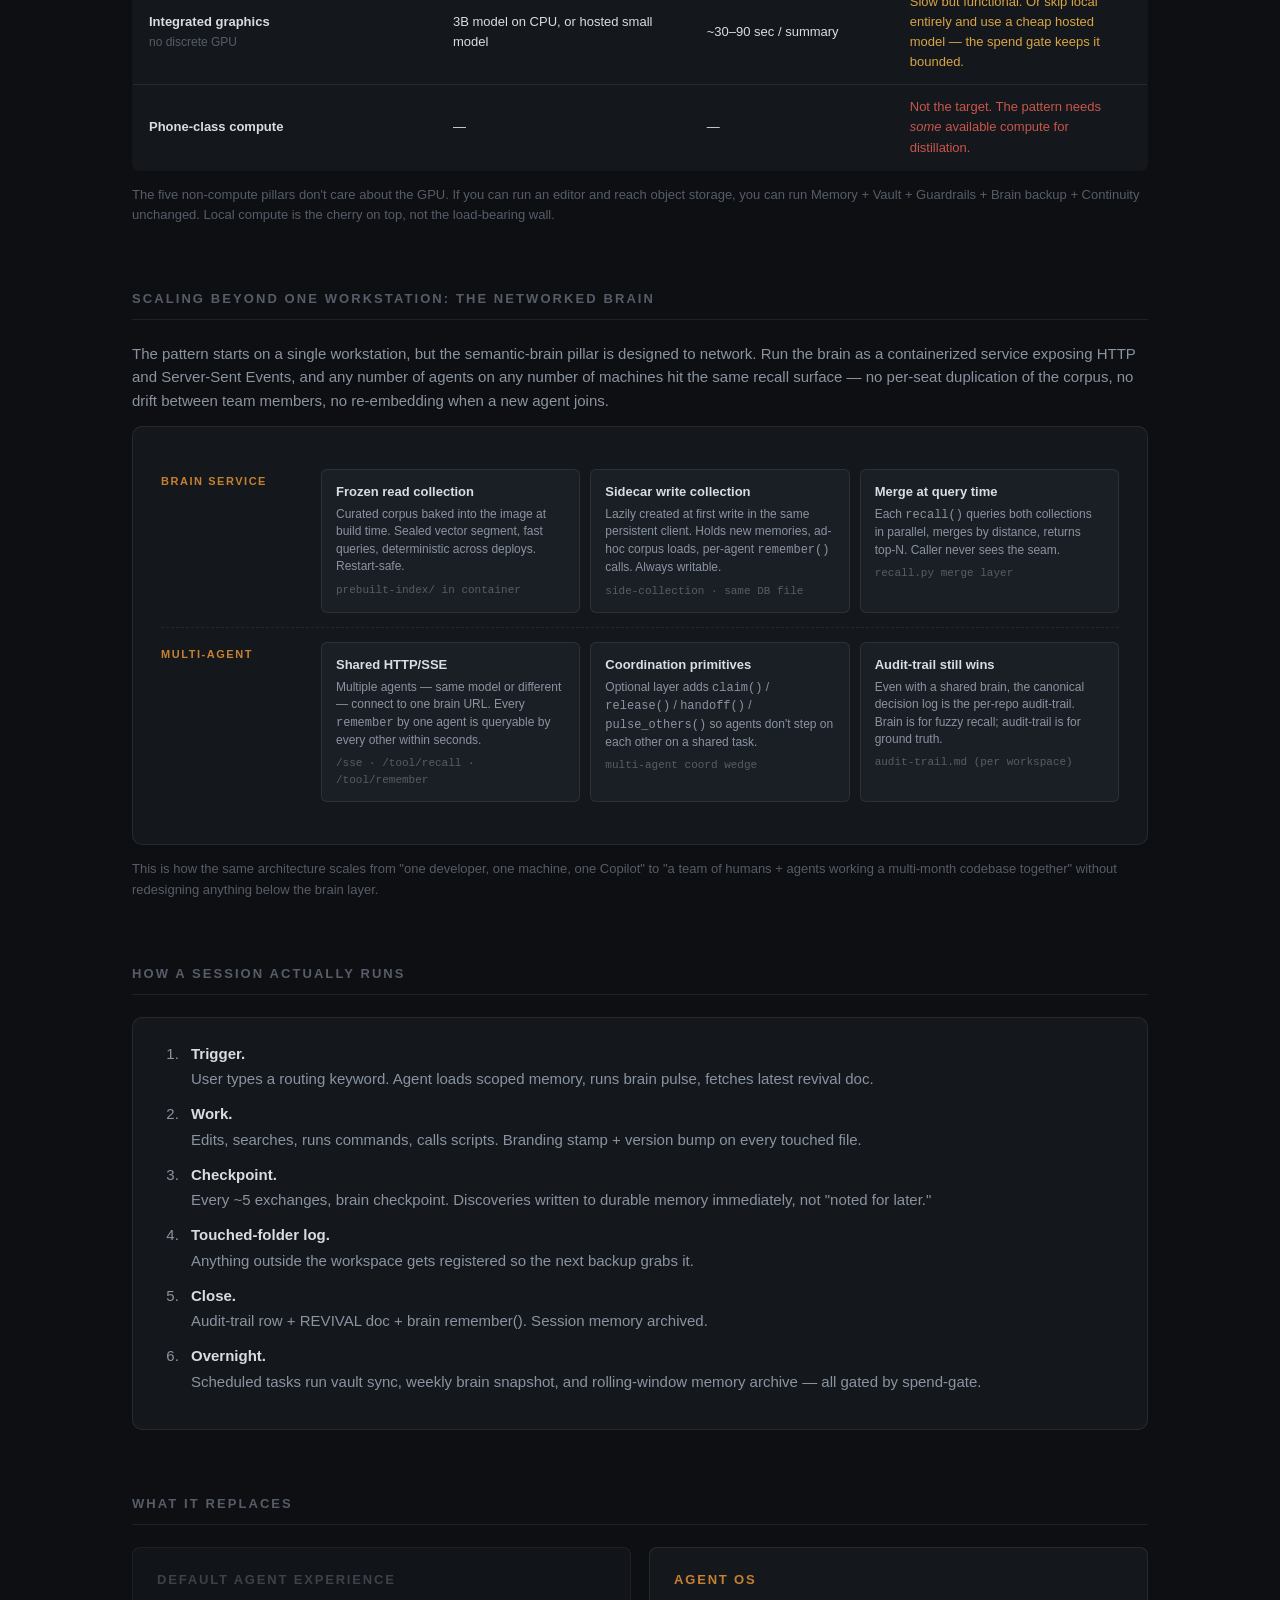
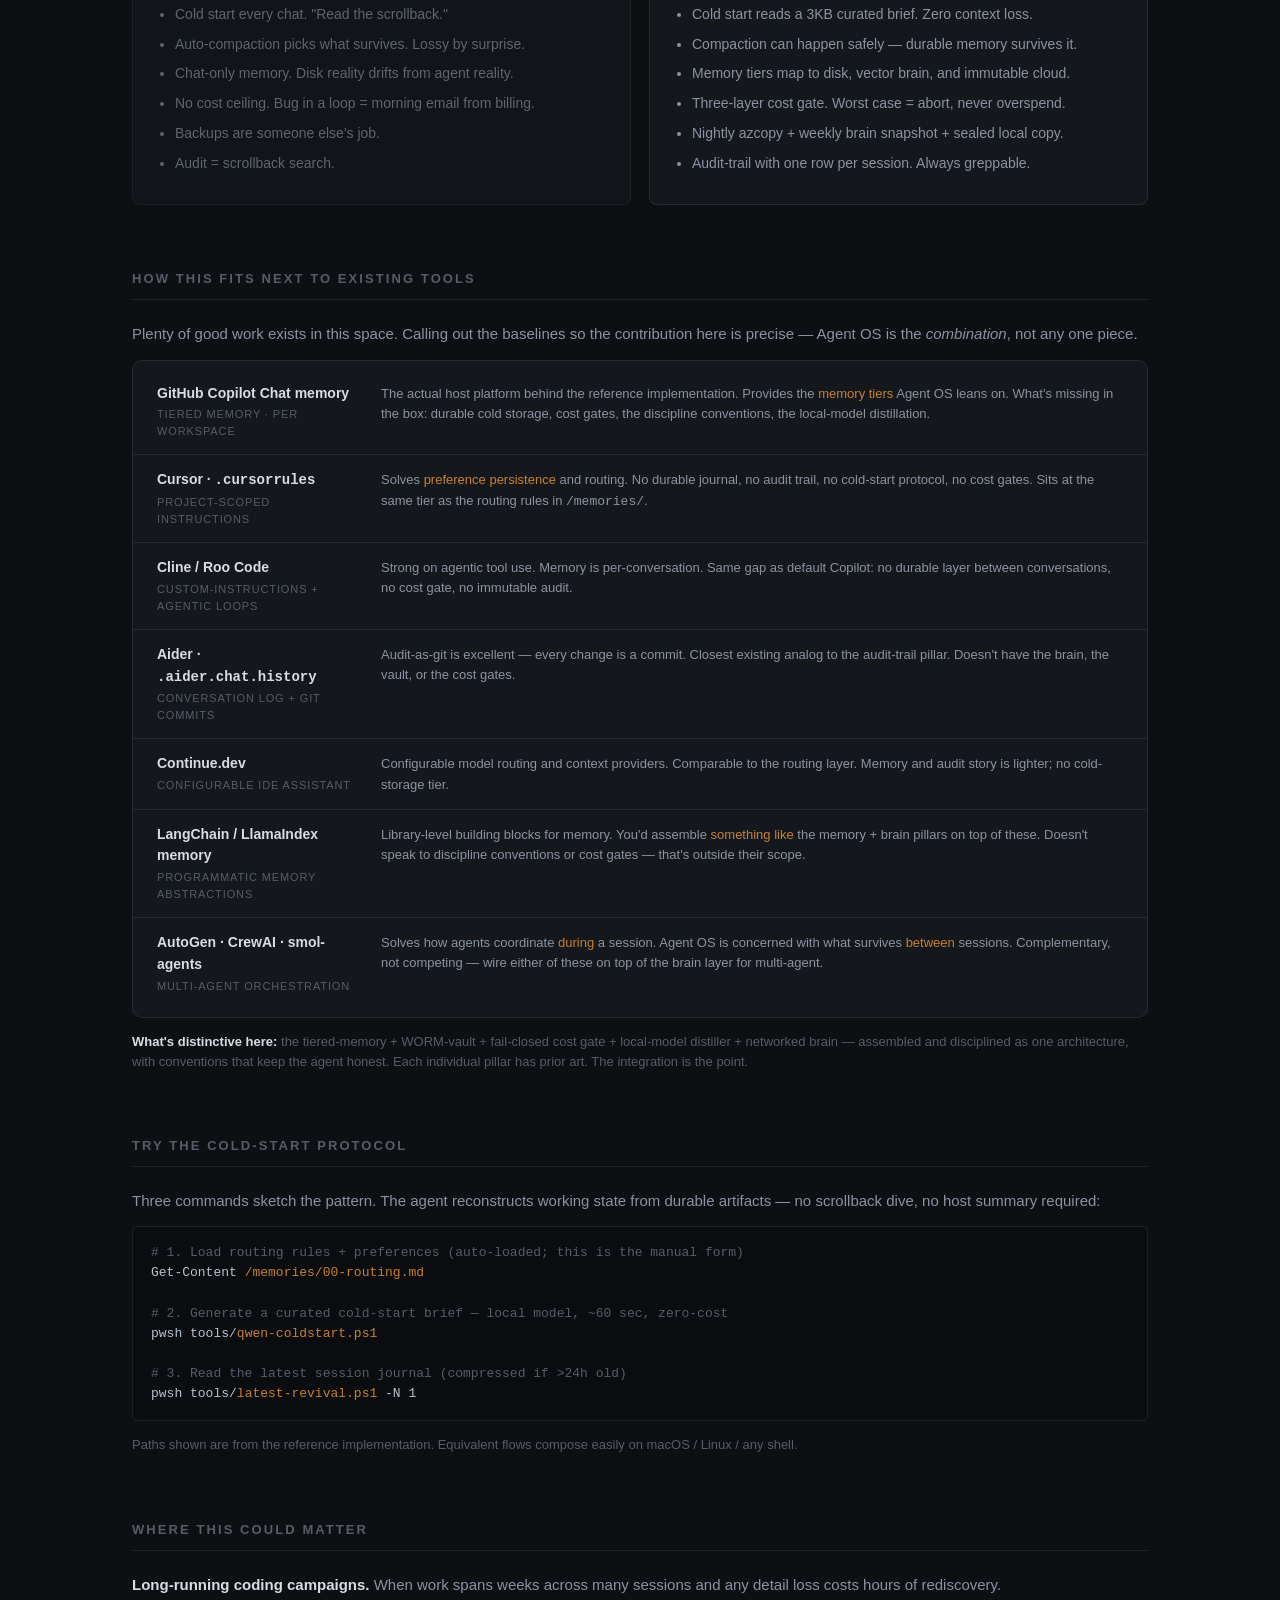
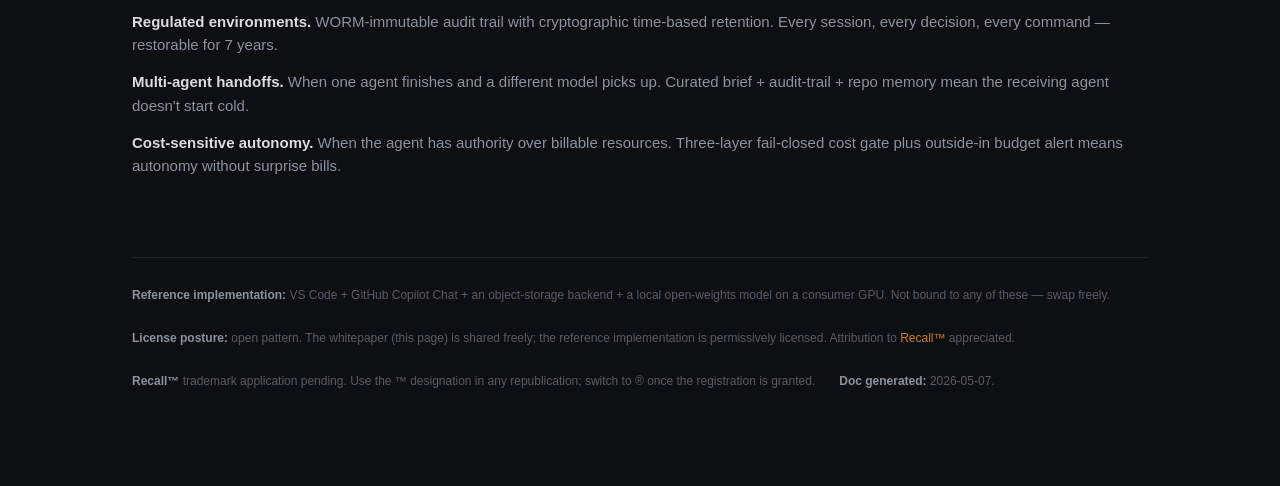
<file: whitepaper.html>
<!doctype html>
<!-- @recall.works/site | whitepaper.html | v1.3 | 2026-05-08 | repo URL fix (recall-works/agent-os -> stevepaltridge/recall.works) + custom domain CNAME | prev: v1.2 -->
<html lang="en">
<head>
<link rel="icon" type="image/png" href="assets/recall-icon.png">
<meta charset="utf-8">
<meta name="viewport" content="width=device-width,initial-scale=1">
<title>Recall · Agent OS — whitepaper</title>
<link rel="stylesheet" href="assets/site.css">
<meta name="description" content="Why agents forget, why that matters, and the open Agent OS pattern that fixes it. The Recall whitepaper: brain + tiered memory + cold-start protocol, vendor-neutral.">
<link rel="canonical" href="https://recall.works/whitepaper.html">
<meta property="og:type" content="website">
<meta property="og:site_name" content="recall.works">
<meta property="og:title" content="Recall™ Agent OS — whitepaper">
<meta property="og:description" content="Why agents forget, why that matters, and the open Agent OS pattern that fixes it. The Recall whitepaper: brain + tiered memory + cold-start protocol, vendor-neutral.">
<meta property="og:url" content="https://recall.works/whitepaper.html">
<meta property="og:image" content="https://recall.works/assets/og-card.png">
<meta property="og:image:width" content="1200">
<meta property="og:image:height" content="630">
<meta name="twitter:card" content="summary_large_image">
<meta name="twitter:site" content="@mtgtechusa">
<meta name="twitter:title" content="Recall™ Agent OS — whitepaper">
<meta name="twitter:description" content="Why agents forget, why that matters, and the open Agent OS pattern that fixes it. The Recall whitepaper: brain + tiered memory + cold-start protocol, vendor-neutral.">
<meta name="twitter:image" content="https://recall.works/assets/og-card.png">
</head>
<body>

<header class="topnav">
  <div class="topnav-inner">
    <a class="logo" href="index.html">Recall<sup>™</sup></a>
    <nav>
      <a href="index.html">Home</a>
      <a href="whitepaper.html" class="active">Whitepaper</a>
      <a href="pillars.html">Pillars</a>
      <a href="architecture.html">Architecture</a>
      <a href="brain.html">Brain</a>
      <a href="hardware.html">Hardware</a>
      <a href="comparison.html">Compare</a>
      <a href="quickstart.html">Quickstart</a>
      <a href="https://github.com/RecallWorks/Recall">GitHub &rarr;</a>
    </nav>
  </div>
</header>

<div class="wrap">

<header class="page-header">
  <div class="brand">Recall<sup class="tm">™</sup></div>
  <div class="eyebrow">an open reference architecture</div>
  <h1>Agent <span class="accent">OS</span></h1>
  <p class="lede">A persistent, cost-bounded, audit-grade environment for long-running AI coding work — where context survives sessions, costs can't run away, and every decision leaves a trail. Field-tested across months of real multi-session campaigns; published here as a whitepaper plus working reference implementation.</p>
</header>

<section>
  <h2>What this is</h2>
  <p><strong>A reference architecture, not a product.</strong> Six composable pillars, a small set of conventions, and ~600 lines of glue that turn any AI coding agent into a contractor with a project log instead of a goldfish.</p>
  <p>The diagrams below describe the pattern. The code in the reference implementation is permissively licensed and was built around VS Code, GitHub Copilot Chat, an object-storage backend, and a local open-weights model on a consumer GPU — but nothing here is bound to those choices. Swap the host editor, swap the cloud, swap the local model. The pattern stands.</p>
</section>

<section>
  <h2>The problem this solves</h2>
  <p>Modern AI coding agents are stateless. Every conversation starts cold. Memory is what the host platform decides to keep. Costs are unbounded. Audit is whatever the chat transcript happens to retain. Multi-day campaigns degrade into "we already discussed this — read the scrollback" loops, until eventually the scrollback gets compacted by an opaque summarizer and detail vanishes.</p>
  <p><strong>Agent OS treats the agent like a contractor who clocks in every day:</strong> they don't remember yesterday's work from their own head, they read the project log. The log lives on disk, in a vector brain, and in immutable cloud storage. The agent's <em>job</em> is to keep that log honest and to read it before acting.</p>
</section>

<section>
  <h2>Six pillars</h2>
  <div class="pillars">
    <div class="pillar">
      <span class="tag">Memory</span>
      <h3>Tiered, durable, agent-readable</h3>
      <p>User memory auto-loads every turn (~200 lines, ~30KB). Reference memory loads on demand. Session memory is scratch. Repo memory holds verified facts. A semantic vector brain handles fuzzy recall across tens of thousands of chunks.</p>
    </div>
    <div class="pillar">
      <span class="tag">Local compute</span>
      <h3>Zero-cost compression and distillation</h3>
      <p>A local open-weights model on a consumer GPU compresses verbose memory, distills brain recalls, generates cold-start briefs, and writes rolling summaries that pre-empt host-side compaction — all without spending a token of paid context. The expensive model thinks; the free model summarizes.</p>
    </div>
    <div class="pillar">
      <span class="tag">Vault</span>
      <h3>WORM-immutable backup, 7-year retention</h3>
      <p>Nightly object-storage sync of every workspace byte. Time-based immutability blocks any delete, overwrite, even with the master key. Cool tier auto-tiers to Archive after 30 days. ~200 GB stored at well under a dollar a month.</p>
    </div>
    <div class="pillar">
      <span class="tag">Guardrails</span>
      <h3>Three layers, fail-closed</h3>
      <p>Kill-switch sentinel + spend-gate script + cloud budget alert. Every billable script must clear all three before touching money. Default ceiling configurable. Failure mode = abort, never silently overspend.</p>
    </div>
    <div class="pillar">
      <span class="tag">Brain backup</span>
      <h3>Two cloud copies + one sealed local</h3>
      <p>Weekly snapshot to <code>vault/brain/</code>. Two newest kept hot. Plus a sealed <code>.SEALED.zip</code> on local disk with sentinel files preventing the agent from mistaking it for live data. Restoration: rename + expand, three steps.</p>
    </div>
    <div class="pillar">
      <span class="tag">Continuity</span>
      <h3>Cold-start in 60 seconds</h3>
      <p>Per-session journals + a one-line audit trail + the local-model distiller produce a ~3KB curated brief on demand. The successor agent reads it instead of guessing from a lossy auto-summary. Context survives compaction, restart, model swap.</p>
    </div>
  </div>
</section>

<section>
  <h2>Architecture at a glance</h2>
  <div class="arch">

    <div class="arch-row">
      <div class="arch-label">Hot context</div>
      <div class="arch-cells">
        <div class="cell">
          <div class="name">User memory</div>
          <div class="what">Auto-loaded every turn. Routing rules, preferences, audit-trail tail.</div>
          <span class="where">/memories/*.md</span>
        </div>
        <div class="cell">
          <div class="name">Session memory</div>
          <div class="what">Per-conversation scratch. Cleared on close.</div>
          <span class="where">/memories/session/</span>
        </div>
        <div class="cell">
          <div class="name">Repo memory</div>
          <div class="what">Codebase facts. Append-only, verified at write time.</div>
          <span class="where">/memories/repo/</span>
        </div>
      </div>
    </div>

    <div class="arch-row">
      <div class="arch-label">Warm context</div>
      <div class="arch-cells">
        <div class="cell">
          <div class="name">Reference memory</div>
          <div class="what">Loaded on routing trigger. Topic-scoped per project area. Listed but not auto-included.</div>
          <span class="where">/memories/reference/</span>
        </div>
        <div class="cell">
          <div class="name">Semantic brain</div>
          <div class="what">Tens of thousands of chunks. Fuzzy recall across SDKs, documentation, prior work, and decisions.</div>
          <span class="where">vector store · cloud-hosted</span>
        </div>
        <div class="cell">
          <div class="name">Cold-start brief</div>
          <div class="what">Local-model-distilled ~3KB summary of state files + last N audit rows + newest session journal.</div>
          <span class="where">coldstart distiller</span>
        </div>
      </div>
    </div>

    <div class="arch-row">
      <div class="arch-label">Cold storage</div>
      <div class="arch-cells">
        <div class="cell">
          <div class="name">Draft container</div>
          <div class="what">Mutable working backup. 30-day soft-delete window. Versioning + change feed.</div>
          <span class="where">object storage · Cool tier</span>
        </div>
        <div class="cell">
          <div class="name">Vault container</div>
          <div class="what">WORM-immutable 7yr. Snapshots, one-time promotes. Lifecycle to Archive at 30d.</div>
          <span class="where">object storage · Archive tier</span>
        </div>
        <div class="cell">
          <div class="name">Sealed local</div>
          <div class="what">.SEALED.zip with DO-NOT-READ.txt sentinel + .gitignore. Agent searches skip it.</div>
          <span class="where">_sealed-brain-backups/</span>
        </div>
      </div>
    </div>

    <div class="arch-row">
      <div class="arch-label">Guardrails</div>
      <div class="arch-cells">
        <div class="cell">
          <div class="name">Kill switch</div>
          <div class="what">Touch a sentinel file. All billable scripts abort exit 99 until removed.</div>
          <span class="where">.qwen-killswitch</span>
        </div>
        <div class="cell">
          <div class="name">Spend gate</div>
          <div class="what">Checks cloud month-to-date spend vs ceiling before any billable op. Fail-closed.</div>
          <span class="where">spend-gate.ps1</span>
        </div>
        <div class="cell">
          <div class="name">Cloud budget</div>
          <div class="what">Email alerts at 50% / 75% / 100% actual + 100% forecasted. Outside-in safety net.</div>
          <span class="where">provider budgets API</span>
        </div>
      </div>
    </div>

    <div class="arch-row">
      <div class="arch-label">Discipline</div>
      <div class="arch-cells">
        <div class="cell">
          <div class="name">Audit-trail</div>
          <div class="what">Every session writes one row. Open / closed / locked status. Survives all compaction.</div>
          <span class="where">audit-trail.md</span>
        </div>
        <div class="cell">
          <div class="name">Session journals</div>
          <div class="what">Per-session detail dossier. Concrete, dense, restorable. Archived when stale.</div>
          <span class="where">REVIVAL-*.md</span>
        </div>
        <div class="cell">
          <div class="name">Fix-at-root reflex</div>
          <div class="what">Encoded rule: notice bug in shared infra → fix source first, never route around.</div>
          <span class="where">fix-at-root-reflex.md</span>
        </div>
      </div>
    </div>

  </div>
</section>

<section>
  <h2>By the numbers</h2>
  <div class="stats">
    <div class="stat"><div class="num">&lt;$1</div><div class="lbl">Azure Blob storage</div></div>
    <div class="stat"><div class="num">7 yr</div><div class="lbl">WORM retention</div></div>
    <div class="stat"><div class="num">~3 KB</div><div class="lbl">Cold-start brief</div></div>
    <div class="stat"><div class="num">3</div><div class="lbl">Independent fail-safes</div></div>
  </div>
</section>

<section>
  <h2>Hardware reality</h2>
  <p>Honest version: the local-compute pillar carries weight, and "consumer GPU" hides a wide range. Here is what to expect at each profile. Everything else in Agent OS (memory tiers, vault, guardrails, audit-trail, continuity discipline) works on any machine that runs your editor.</p>
  <table class="hw">
    <thead>
      <tr><th style="width:30%">Profile</th><th style="width:25%">Local model</th><th style="width:20%">Distill speed</th><th style="width:25%">Verdict</th></tr>
    </thead>
    <tbody>
      <tr>
        <td class="profile">Workstation, 16 GB+ VRAM<br><span style="font-weight:400;color:var(--text-faint);font-size:12px">RTX 4080/5080/5090, M3/M4 Max, similar</span></td>
        <td>14B coder model, full quality</td>
        <td>~3–15 sec / summary</td>
        <td class="verdict good">Reference-implementation experience.</td>
      </tr>
      <tr>
        <td class="profile">Mid-range laptop, 8 GB VRAM<br><span style="font-weight:400;color:var(--text-faint);font-size:12px">RTX 3060/4060, M2 Pro, etc.</span></td>
        <td>7B coder model, q4 quantized</td>
        <td>~10–30 sec / summary</td>
        <td class="verdict warn">Workable. Summaries shorter, slightly noisier.</td>
      </tr>
      <tr>
        <td class="profile">Integrated graphics<br><span style="font-weight:400;color:var(--text-faint);font-size:12px">no discrete GPU</span></td>
        <td>3B model on CPU, or hosted small model</td>
        <td>~30–90 sec / summary</td>
        <td class="verdict warn">Slow but functional. Or skip local entirely and use a cheap hosted model — the spend gate keeps it bounded.</td>
      </tr>
      <tr>
        <td class="profile">Phone-class compute</td>
        <td>—</td>
        <td>—</td>
        <td class="verdict bad">Not the target. The pattern needs <em>some</em> available compute for distillation.</td>
      </tr>
    </tbody>
  </table>
  <p style="font-size:13px;color:var(--text-faint);margin-top:14px">The five non-compute pillars don't care about the GPU. If you can run an editor and reach object storage, you can run Memory + Vault + Guardrails + Brain backup + Continuity unchanged. Local compute is the cherry on top, not the load-bearing wall.</p>
</section>

<section>
  <h2>Scaling beyond one workstation: the networked brain</h2>
  <p>The pattern starts on a single workstation, but the semantic-brain pillar is designed to network. Run the brain as a containerized service exposing HTTP and Server-Sent Events, and any number of agents on any number of machines hit the same recall surface — no per-seat duplication of the corpus, no drift between team members, no re-embedding when a new agent joins.</p>
  <div class="arch">
    <div class="arch-row">
      <div class="arch-label">Brain service</div>
      <div class="arch-cells">
        <div class="cell">
          <div class="name">Frozen read collection</div>
          <div class="what">Curated corpus baked into the image at build time. Sealed vector segment, fast queries, deterministic across deploys. Restart-safe.</div>
          <span class="where">prebuilt-index/ in container</span>
        </div>
        <div class="cell">
          <div class="name">Sidecar write collection</div>
          <div class="what">Lazily created at first write in the same persistent client. Holds new memories, ad-hoc corpus loads, per-agent <code>remember()</code> calls. Always writable.</div>
          <span class="where">side-collection · same DB file</span>
        </div>
        <div class="cell">
          <div class="name">Merge at query time</div>
          <div class="what">Each <code>recall()</code> queries both collections in parallel, merges by distance, returns top-N. Caller never sees the seam.</div>
          <span class="where">recall.py merge layer</span>
        </div>
      </div>
    </div>
    <div class="arch-row">
      <div class="arch-label">Multi-agent</div>
      <div class="arch-cells">
        <div class="cell">
          <div class="name">Shared HTTP/SSE</div>
          <div class="what">Multiple agents — same model or different — connect to one brain URL. Every <code>remember</code> by one agent is queryable by every other within seconds.</div>
          <span class="where">/sse · /tool/recall · /tool/remember</span>
        </div>
        <div class="cell">
          <div class="name">Coordination primitives</div>
          <div class="what">Optional layer adds <code>claim()</code> / <code>release()</code> / <code>handoff()</code> / <code>pulse_others()</code> so agents don't step on each other on a shared task.</div>
          <span class="where">multi-agent coord wedge</span>
        </div>
        <div class="cell">
          <div class="name">Audit-trail still wins</div>
          <div class="what">Even with a shared brain, the canonical decision log is the per-repo audit-trail. Brain is for fuzzy recall; audit-trail is for ground truth.</div>
          <span class="where">audit-trail.md (per workspace)</span>
        </div>
      </div>
    </div>
  </div>
  <p style="font-size:13px;color:var(--text-faint);margin-top:14px">This is how the same architecture scales from "one developer, one machine, one Copilot" to "a team of humans + agents working a multi-month codebase together" without redesigning anything below the brain layer.</p>
</section>

<section>
  <h2>How a session actually runs</h2>
  <div class="flow">
    <ol>
      <li><strong>Trigger.</strong> User types a routing keyword. Agent loads scoped memory, runs brain pulse, fetches latest revival doc.</li>
      <li><strong>Work.</strong> Edits, searches, runs commands, calls scripts. Branding stamp + version bump on every touched file.</li>
      <li><strong>Checkpoint.</strong> Every ~5 exchanges, brain checkpoint. Discoveries written to durable memory immediately, not "noted for later."</li>
      <li><strong>Touched-folder log.</strong> Anything outside the workspace gets registered so the next backup grabs it.</li>
      <li><strong>Close.</strong> Audit-trail row + REVIVAL doc + brain remember(). Session memory archived.</li>
      <li><strong>Overnight.</strong> Scheduled tasks run vault sync, weekly brain snapshot, and rolling-window memory archive — all gated by spend-gate.</li>
    </ol>
  </div>
</section>

<section>
  <h2>What it replaces</h2>
  <div class="compare">
    <div class="col before">
      <h4>Default agent experience</h4>
      <ul>
        <li>Cold start every chat. "Read the scrollback."</li>
        <li>Auto-compaction picks what survives. Lossy by surprise.</li>
        <li>Chat-only memory. Disk reality drifts from agent reality.</li>
        <li>No cost ceiling. Bug in a loop = morning email from billing.</li>
        <li>Backups are someone else's job.</li>
        <li>Audit = scrollback search.</li>
      </ul>
    </div>
    <div class="col after">
      <h4>Agent OS</h4>
      <ul>
        <li>Cold start reads a 3KB curated brief. Zero context loss.</li>
        <li>Compaction can happen safely — durable memory survives it.</li>
        <li>Memory tiers map to disk, vector brain, and immutable cloud.</li>
        <li>Three-layer cost gate. Worst case = abort, never overspend.</li>
        <li>Nightly azcopy + weekly brain snapshot + sealed local copy.</li>
        <li>Audit-trail with one row per session. Always greppable.</li>
      </ul>
    </div>
  </div>
</section>

<section>
  <h2>How this fits next to existing tools</h2>
  <p>Plenty of good work exists in this space. Calling out the baselines so the contribution here is precise — Agent OS is the <em>combination</em>, not any one piece.</p>
  <div class="base">
    <div class="base-row">
      <div class="base-name">GitHub Copilot Chat memory<br><span class="scope">tiered memory · per workspace</span></div>
      <div class="base-note">The actual host platform behind the reference implementation. Provides the <em>memory tiers</em> Agent OS leans on. What's missing in the box: durable cold storage, cost gates, the discipline conventions, the local-model distillation.</div>
    </div>
    <div class="base-row">
      <div class="base-name">Cursor · <code>.cursorrules</code><br><span class="scope">project-scoped instructions</span></div>
      <div class="base-note">Solves <em>preference persistence</em> and routing. No durable journal, no audit trail, no cold-start protocol, no cost gates. Sits at the same tier as the routing rules in <code>/memories/</code>.</div>
    </div>
    <div class="base-row">
      <div class="base-name">Cline / Roo Code<br><span class="scope">custom-instructions + agentic loops</span></div>
      <div class="base-note">Strong on agentic tool use. Memory is per-conversation. Same gap as default Copilot: no durable layer between conversations, no cost gate, no immutable audit.</div>
    </div>
    <div class="base-row">
      <div class="base-name">Aider · <code>.aider.chat.history</code><br><span class="scope">conversation log + git commits</span></div>
      <div class="base-note">Audit-as-git is excellent — every change is a commit. Closest existing analog to the audit-trail pillar. Doesn't have the brain, the vault, or the cost gates.</div>
    </div>
    <div class="base-row">
      <div class="base-name">Continue.dev<br><span class="scope">configurable IDE assistant</span></div>
      <div class="base-note">Configurable model routing and context providers. Comparable to the routing layer. Memory and audit story is lighter; no cold-storage tier.</div>
    </div>
    <div class="base-row">
      <div class="base-name">LangChain / LlamaIndex memory<br><span class="scope">programmatic memory abstractions</span></div>
      <div class="base-note">Library-level building blocks for memory. You'd assemble <em>something like</em> the memory + brain pillars on top of these. Doesn't speak to discipline conventions or cost gates — that's outside their scope.</div>
    </div>
    <div class="base-row">
      <div class="base-name">AutoGen · CrewAI · smol-agents<br><span class="scope">multi-agent orchestration</span></div>
      <div class="base-note">Solves how agents coordinate <em>during</em> a session. Agent OS is concerned with what survives <em>between</em> sessions. Complementary, not competing — wire either of these on top of the brain layer for multi-agent.</div>
    </div>
  </div>
  <p style="font-size:13px;color:var(--text-faint);margin-top:14px"><strong>What's distinctive here:</strong> the tiered-memory + WORM-vault + fail-closed cost gate + local-model distiller + networked brain — assembled and disciplined as one architecture, with conventions that keep the agent honest. Each individual pillar has prior art. The integration is the point.</p>
</section>

<section>
  <h2>Try the cold-start protocol</h2>
  <p>Three commands sketch the pattern. The agent reconstructs working state from durable artifacts — no scrollback dive, no host summary required:</p>
  <pre class="code"><span class="c"># 1. Load routing rules + preferences (auto-loaded; this is the manual form)</span>
Get-Content <span class="k">/memories/00-routing.md</span>

<span class="c"># 2. Generate a curated cold-start brief — local model, ~60 sec, zero-cost</span>
pwsh tools/<span class="k">qwen-coldstart.ps1</span>

<span class="c"># 3. Read the latest session journal (compressed if &gt;24h old)</span>
pwsh tools/<span class="k">latest-revival.ps1</span> -N 1</pre>
  <p style="font-size:13px;color:var(--text-faint);margin-top:8px">Paths shown are from the reference implementation. Equivalent flows compose easily on macOS / Linux / any shell.</p>
</section>

<section>
  <h2>Where this could matter</h2>
  <p><strong>Long-running coding campaigns.</strong> When work spans weeks across many sessions and any detail loss costs hours of rediscovery.</p>
  <p><strong>Regulated environments.</strong> WORM-immutable audit trail with cryptographic time-based retention. Every session, every decision, every command — restorable for 7 years.</p>
  <p><strong>Multi-agent handoffs.</strong> When one agent finishes and a different model picks up. Curated brief + audit-trail + repo memory mean the receiving agent doesn't start cold.</p>
  <p><strong>Cost-sensitive autonomy.</strong> When the agent has authority over billable resources. Three-layer fail-closed cost gate plus outside-in budget alert means autonomy without surprise bills.</p>
</section>

<footer class="site-footer">
  <div class="meta">
    <div><strong>Reference implementation:</strong> VS Code + GitHub Copilot Chat + an object-storage backend + a local open-weights model on a consumer GPU. Not bound to any of these — swap freely.</div>
    <div><strong>License posture:</strong> open pattern. The whitepaper (this page) is shared freely; the reference implementation is permissively licensed. Attribution to <span style="color:var(--accent)">Recall™</span> appreciated.</div>
    <div><strong>Recall™</strong> trademark application pending. Use the ™ designation in any republication; switch to ® once the registration is granted.</div>
    <div><strong>Doc generated:</strong> 2026-05-07.</div>
  </div>
</footer>

</div>
</body>
</html>
</file>
<file: assets/site.css>
/* @recall.works/site | site.css | v1.0 | 2026-05-07 | extracted from agent-os.html one-pager + nav additions */

:root {
  --bg: #0d0f12;
  --panel: #14181d;
  --panel-2: #1a1f26;
  --border: rgba(255,255,255,0.08);
  --text: #d8dde3;
  --text-dim: #8a93a0;
  --text-faint: #565d68;
  --accent: #C7802F;
  --accent-soft: rgba(199,128,47,0.12);
  --good: #6fae5a;
  --warn: #d9a441;
}
* { box-sizing: border-box; }
html, body {
  margin: 0; padding: 0;
  background: var(--bg); color: var(--text);
  font: 15px/1.55 -apple-system, BlinkMacSystemFont, "Segoe UI", Roboto, sans-serif;
}
a { color: var(--accent); text-decoration: none; }
a:hover { text-decoration: underline; }
code, pre, .mono { font-family: "JetBrains Mono", Consolas, "Courier New", monospace; }

/* --- Top nav --- */
.topnav {
  position: sticky; top: 0; z-index: 10;
  background: rgba(13,15,18,0.92);
  backdrop-filter: blur(8px);
  border-bottom: 1px solid var(--border);
}
.topnav-inner {
  max-width: 1080px; margin: 0 auto;
  padding: 14px 32px;
  display: flex; align-items: center; gap: 28px;
  flex-wrap: wrap;
}
.topnav .logo {
  font-family: Georgia, "Times New Roman", serif;
  font-size: 22px; font-weight: 700;
  color: var(--accent); letter-spacing: -0.02em;
  text-decoration: none;
}
.topnav .logo sup { font-size: 11px; color: var(--text-faint); margin-left: 2px; font-family: -apple-system, sans-serif; font-weight: 400; }
.topnav nav { display: flex; gap: 22px; flex-wrap: wrap; margin-left: auto; }
.topnav nav a {
  color: var(--text-dim); font-size: 13px;
  letter-spacing: 0.04em;
}
.topnav nav a.active, .topnav nav a:hover { color: var(--accent); text-decoration: none; }

/* --- Wrap --- */
.wrap { max-width: 1080px; margin: 0 auto; padding: 56px 32px 96px; }
.wrap.narrow { max-width: 800px; }

/* --- Header / hero --- */
header.page-header { border-bottom: 1px solid var(--border); padding-bottom: 36px; margin-bottom: 56px; }
.brand { font-size: 56px; font-weight: 700; letter-spacing: -0.035em; color: var(--accent); line-height: 1; margin-bottom: 8px; font-family: Georgia, "Times New Roman", serif; }
.brand .tm { font-size: 16px; font-weight: 500; vertical-align: super; margin-left: 4px; color: var(--text-faint); letter-spacing: 0; font-family: -apple-system, sans-serif; }
.eyebrow { font-size: 11px; letter-spacing: 0.18em; color: var(--text-dim); text-transform: uppercase; margin-bottom: 22px; font-weight: 600; }
h1 { font-size: 38px; font-weight: 600; line-height: 1.15; margin: 0 0 18px; letter-spacing: -0.02em; color: var(--text); }
h1 .accent { color: var(--accent); }
.lede { font-size: 18px; color: var(--text-dim); max-width: 720px; margin: 0; }

/* --- Sections --- */
section { margin-bottom: 64px; }
h2 { font-size: 13px; letter-spacing: 0.16em; color: var(--text-faint); text-transform: uppercase; font-weight: 600; margin: 0 0 22px; padding-bottom: 10px; border-bottom: 1px solid var(--border); }
h3 { font-size: 17px; font-weight: 600; margin: 0 0 6px; color: var(--text); }
p { margin: 0 0 14px; color: var(--text-dim); }
p strong { color: var(--text); font-weight: 600; }

/* --- Pillars grid --- */
.pillars { display: grid; grid-template-columns: repeat(2, 1fr); gap: 18px; }
.pillar { background: var(--panel); border: 1px solid var(--border); border-radius: 10px; padding: 22px 24px; }
.pillar .tag { display: inline-block; font-size: 10px; letter-spacing: 0.12em; text-transform: uppercase; color: var(--accent); background: var(--accent-soft); padding: 3px 8px; border-radius: 3px; margin-bottom: 12px; font-weight: 600; }
.pillar p { margin: 0; font-size: 14px; }
.pillar a { color: var(--text-dim); }
.pillar a:hover { color: var(--accent); }

/* --- Architecture diagram --- */
.arch { background: var(--panel); border: 1px solid var(--border); border-radius: 10px; padding: 28px; }
.arch-row { display: grid; grid-template-columns: 140px 1fr; gap: 20px; align-items: start; padding: 14px 0; border-bottom: 1px dashed var(--border); }
.arch-row:last-child { border-bottom: none; }
.arch-label { font-size: 11px; letter-spacing: 0.14em; text-transform: uppercase; color: var(--accent); font-weight: 600; padding-top: 4px; }
.arch-cells { display: flex; gap: 10px; flex-wrap: wrap; }
.cell { flex: 1; min-width: 180px; background: var(--panel-2); border: 1px solid var(--border); border-radius: 6px; padding: 12px 14px; }
.cell .name { font-size: 13px; font-weight: 600; color: var(--text); margin-bottom: 4px; }
.cell .what { font-size: 12px; color: var(--text-dim); line-height: 1.45; }
.cell .where { display: block; font-size: 11px; color: var(--text-faint); margin-top: 6px; font-family: "JetBrains Mono", Consolas, monospace; }

/* --- Stat tiles --- */
.stats { display: grid; grid-template-columns: repeat(4, 1fr); gap: 14px; }
.stat { background: var(--panel); border: 1px solid var(--border); border-radius: 8px; padding: 18px 20px; }
.stat .num { font-size: 26px; font-weight: 600; color: var(--accent); letter-spacing: -0.02em; }
.stat .lbl { font-size: 11px; letter-spacing: 0.12em; text-transform: uppercase; color: var(--text-faint); margin-top: 4px; font-weight: 600; }

/* --- Flow --- */
.flow { background: var(--panel); border: 1px solid var(--border); border-radius: 10px; padding: 24px 28px; }
.flow ol { margin: 0; padding-left: 22px; }
.flow li { margin-bottom: 12px; color: var(--text-dim); padding-left: 8px; }
.flow li strong { color: var(--text); display: block; margin-bottom: 2px; }

/* --- Code block --- */
pre.code { background: #0a0c0f; border: 1px solid var(--border); border-radius: 6px; padding: 16px 18px; font-size: 13px; color: #b8c2cc; overflow-x: auto; margin: 14px 0; }
pre.code .c { color: var(--text-faint); }
pre.code .k { color: var(--accent); }

/* --- Comparison --- */
.compare { display: grid; grid-template-columns: 1fr 1fr; gap: 18px; }
.compare .col { background: var(--panel); border: 1px solid var(--border); border-radius: 8px; padding: 22px 24px; }
.compare .col.before { opacity: 0.65; }
.compare h4 { margin: 0 0 14px; font-size: 13px; letter-spacing: 0.14em; text-transform: uppercase; color: var(--text-faint); }
.compare .col.after h4 { color: var(--accent); }
.compare ul { margin: 0; padding-left: 18px; color: var(--text-dim); font-size: 14px; }
.compare li { margin-bottom: 8px; }

/* --- Hardware reality table --- */
.hw { width: 100%; border-collapse: collapse; background: var(--panel); border: 1px solid var(--border); border-radius: 8px; overflow: hidden; }
.hw th, .hw td { text-align: left; padding: 12px 16px; font-size: 13px; border-bottom: 1px solid var(--border); }
.hw th { background: var(--panel-2); color: var(--text-faint); font-weight: 600; font-size: 11px; letter-spacing: 0.12em; text-transform: uppercase; }
.hw tr:last-child td { border-bottom: none; }
.hw td.profile { color: var(--text); font-weight: 600; }
.hw td.verdict.good { color: var(--good); }
.hw td.verdict.warn { color: var(--warn); }
.hw td.verdict.bad  { color: #c8554a; }

/* --- Baselines list --- */
.base { background: var(--panel); border: 1px solid var(--border); border-radius: 10px; padding: 8px 0; }
.base-row { display: grid; grid-template-columns: 200px 1fr; gap: 24px; padding: 14px 24px; border-bottom: 1px solid var(--border); align-items: baseline; }
.base-row:last-child { border-bottom: none; }
.base-name { font-size: 14px; font-weight: 600; color: var(--text); }
.base-name .scope { display: block; font-size: 11px; color: var(--text-faint); font-weight: 500; letter-spacing: 0.08em; text-transform: uppercase; margin-top: 2px; }
.base-note { font-size: 13px; color: var(--text-dim); }
.base-note em { color: var(--accent); font-style: normal; }

/* --- CTA buttons --- */
.cta-row { display: flex; gap: 12px; flex-wrap: wrap; margin-top: 22px; }
.cta { display: inline-block; padding: 11px 20px; border-radius: 6px; font-size: 14px; font-weight: 600; letter-spacing: 0.02em; }
.cta.primary { background: var(--accent); color: #0d0f12; }
.cta.primary:hover { background: #d8923f; text-decoration: none; }
.cta.ghost { background: transparent; color: var(--accent); border: 1px solid var(--accent); }
.cta.ghost:hover { background: var(--accent-soft); text-decoration: none; }

/* --- Hero (landing) --- */
.hero { padding: 72px 0 48px; border-bottom: 1px solid var(--border); margin-bottom: 56px; }
.hero .brand-xl { font-family: Georgia, "Times New Roman", serif; font-weight: 700; font-size: 112px; line-height: 1; letter-spacing: -3px; color: var(--accent); margin: 0 0 12px; }
.hero .brand-xl sup { font-size: 22px; vertical-align: super; margin-left: 6px; color: var(--text-faint); font-family: -apple-system, sans-serif; font-weight: 400; }
.hero .tagline { font-size: 26px; line-height: 1.4; color: var(--text); max-width: 760px; margin: 0 0 14px; font-weight: 500; }
.hero .sub { font-size: 16px; color: var(--text-dim); max-width: 720px; margin: 0; }

/* --- Index card grid (landing) --- */
.cards { display: grid; grid-template-columns: repeat(3, 1fr); gap: 16px; margin-top: 8px; }
.card { background: var(--panel); border: 1px solid var(--border); border-radius: 10px; padding: 22px 24px; transition: border-color 0.15s; }
.card:hover { border-color: var(--accent); text-decoration: none; }
.card h3 { color: var(--accent); margin-bottom: 8px; font-size: 16px; }
.card p { font-size: 13px; margin: 0; }

/* --- Footer --- */
footer.site-footer { margin-top: 80px; padding-top: 28px; border-top: 1px solid var(--border); color: var(--text-faint); font-size: 12px; }
footer.site-footer .meta { display: flex; gap: 24px; flex-wrap: wrap; }
footer.site-footer .meta div strong { color: var(--text-dim); }

/* --- How-it-works steps --- */
.steps { display: grid; grid-template-columns: repeat(3, 1fr); gap: 20px; counter-reset: step; }
.step { background: var(--panel); border: 1px solid var(--border); border-radius: 10px; padding: 28px 24px; position: relative; counter-increment: step; }
.step::before { content: counter(step); position: absolute; top: 16px; right: 18px; font-size: 48px; font-weight: 800; color: var(--accent-soft); line-height: 1; font-family: Georgia, serif; }
.step h3 { margin-top: 0; }
.step code { background: rgba(199,128,47,0.1); padding: 2px 6px; border-radius: 3px; font-size: 12px; color: var(--accent); }

/* --- Badges / social proof --- */
.badges { display: flex; gap: 12px; flex-wrap: wrap; align-items: center; margin-top: 24px; }
.badge { display: inline-flex; align-items: center; gap: 6px; background: var(--panel); border: 1px solid var(--border); border-radius: 6px; padding: 8px 14px; font-size: 12px; color: var(--text-dim); letter-spacing: 0.03em; font-weight: 500; text-decoration: none; transition: border-color 0.15s; }
.badge:hover { border-color: var(--accent); text-decoration: none; color: var(--text); }
.badge .dot { width: 8px; height: 8px; border-radius: 50%; background: var(--good); flex-shrink: 0; }

/* --- Competitive table --- */
.comp-table { width: 100%; border-collapse: collapse; background: var(--panel); border: 1px solid var(--border); border-radius: 8px; overflow: hidden; }
.comp-table th, .comp-table td { text-align: left; padding: 12px 16px; font-size: 13px; border-bottom: 1px solid var(--border); }
.comp-table th { background: var(--panel-2); color: var(--text-faint); font-weight: 600; font-size: 11px; letter-spacing: 0.12em; text-transform: uppercase; }
.comp-table tr:last-child td { border-bottom: none; }
.comp-table td:first-child { color: var(--text); font-weight: 500; }
.comp-table .yes { color: var(--good); }
.comp-table .no { color: #c8554a; }
.comp-table .recall-col { background: rgba(199,128,47,0.04); }
.comp-table th.recall-col { color: var(--accent); }

/* --- Market stat callout --- */
.market-stats { display: grid; grid-template-columns: repeat(3, 1fr); gap: 14px; }
.market-stat { background: var(--panel); border: 1px solid var(--border); border-radius: 8px; padding: 22px 24px; text-align: center; }
.market-stat .big { font-size: 36px; font-weight: 700; color: var(--accent); letter-spacing: -0.02em; line-height: 1.1; }
.market-stat .note { font-size: 12px; color: var(--text-faint); margin-top: 6px; letter-spacing: 0.06em; text-transform: uppercase; font-weight: 500; }
.market-stat .src { font-size: 10px; color: var(--text-faint); margin-top: 4px; opacity: 0.6; }

/* --- Install box --- */
.install-box { background: #0a0c0f; border: 1px solid var(--border); border-radius: 8px; padding: 20px 24px; margin: 18px 0; display: flex; align-items: center; gap: 14px; }
.install-box code { font-size: 15px; color: var(--accent); flex: 1; }
.install-box .label { font-size: 11px; color: var(--text-faint); text-transform: uppercase; letter-spacing: 0.1em; font-weight: 600; white-space: nowrap; }

/* --- Responsive --- */
@media (max-width: 720px) {
  .wrap { padding: 32px 20px 64px; }
  .topnav-inner { padding: 10px 18px; gap: 14px; }
  .topnav nav { gap: 14px; margin-left: 0; }
  .brand { font-size: 40px; }
  .hero .brand-xl { font-size: 64px; }
  .hero .tagline { font-size: 20px; }
  h1 { font-size: 28px; }
  .pillars, .compare, .stats, .cards, .steps, .market-stats { grid-template-columns: 1fr; }
  .arch-row { grid-template-columns: 1fr; }
  .base-row { grid-template-columns: 1fr; gap: 4px; }
}
</file>
